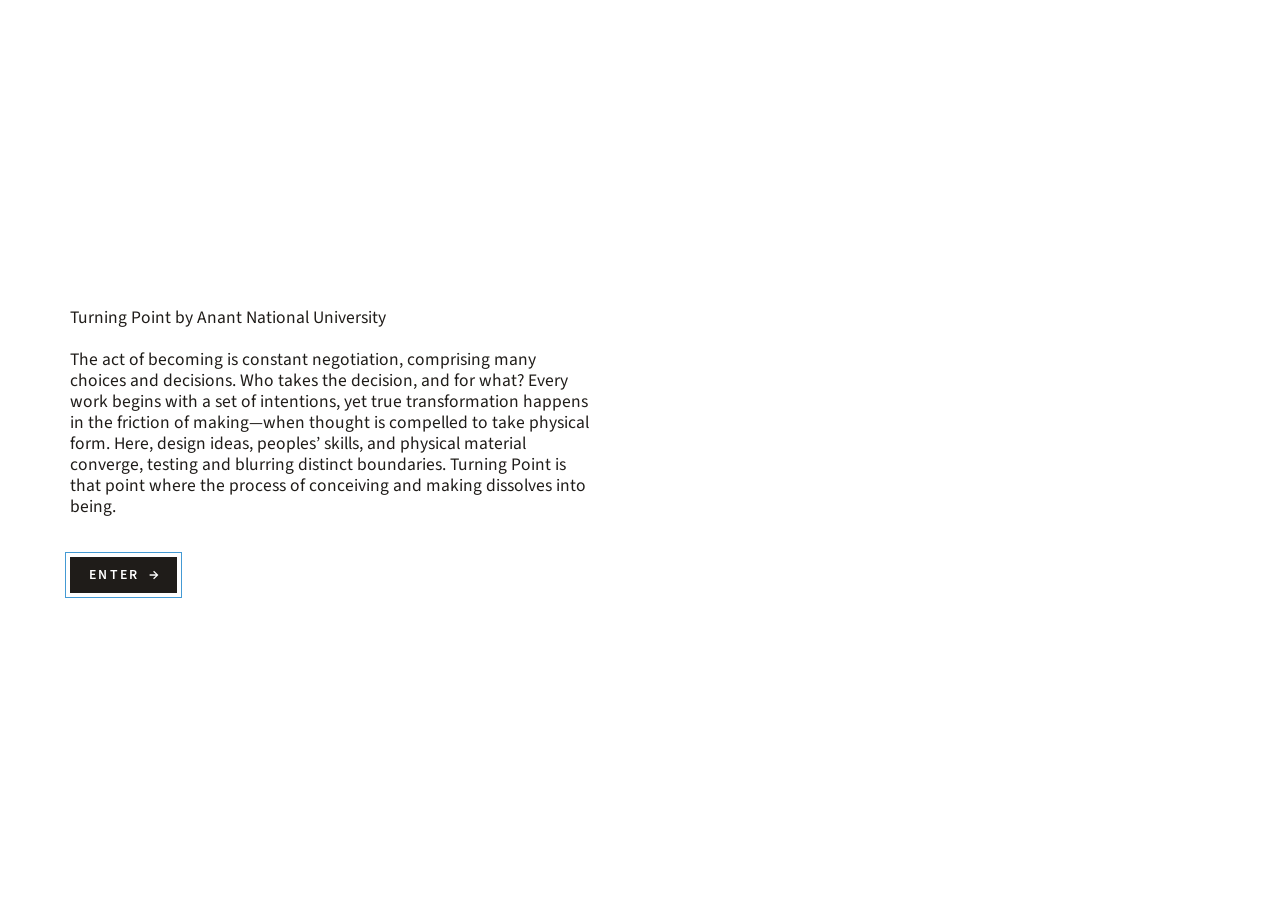
<file: index.html>
<!doctype html>
<html lang="en" data-theme="color">
<head>
  <meta charset="utf-8">
  <meta name="viewport" content="width=device-width, initial-scale=1, viewport-fit=cover">
  <title>Turning Point — Delhi Art Biennale 2026</title>
  <meta name="description" content="Turning Point is an installation project by Anant University for the Delhi Art Biennale 2026: four spiralling steel columns, perforated with patterns of emergent life-processes.">
  <meta name="theme-color" content="#ffffff">
  <meta property="og:title" content="Turning Point">
  <meta property="og:description" content="An installation by Anant University for the Delhi Art Biennale 2026.">
  <meta property="og:image" content="https://turningpoint.anu.edu.in/assets/img/process/render-01.jpg">
  <meta property="og:url" content="https://turningpoint.anu.edu.in/">
  <link rel="icon" href="assets/img/favicon.svg" type="image/svg+xml">

  <link rel="preconnect" href="https://fonts.googleapis.com">
  <link rel="preconnect" href="https://fonts.gstatic.com" crossorigin>
  <link href="https://fonts.googleapis.com/css2?family=Cormorant+Garamond:ital,wght@1,400;1,500&family=Source+Sans+3:wght@300;400;600&display=swap" rel="stylesheet">
  <link rel="preload" href="assets/fonts/tp-display-bold-italic.woff2" as="font" type="font/woff2" crossorigin>
  <link rel="preload" href="assets/fonts/tp-text.woff2" as="font" type="font/woff2" crossorigin>
  <!-- ?v=… makes browsers fetch a fresh copy; .htaccess should make it unnecessary, but if the server ever
       caches CSS/JS for days again, change the number after an update -->
  <link rel="stylesheet" href="css/style.css?v=20261125h">
  <!-- the layout from admin/layout.html ("Save to site"); delete the file to go back to style.css alone -->
  <link rel="stylesheet" href="css/layout.css?v=20261125d">
  <link rel="preload" href="assets/img/texture-blue.jpg" as="image">
  <script>if (/[?&]grid\b/.test(location.search)) document.documentElement.classList.add("show-grid");</script>

  <script>
    document.documentElement.classList.add("js");
    // ?theme=color shows the coloured version, ?theme=mono the black-and-white one
    (function () { var t = new URLSearchParams(location.search).get("theme");
      if (t === "color" || t === "mono") document.documentElement.dataset.theme = t; })();
  </script>
</head>
<body>
  <!-- faint pattern that grows under a resting cursor / a tap (js/main.js §6) -->
  <canvas id="idle" aria-hidden="true"></canvas>

  <div class="frame" id="frame">
    <!-- The finer, still pattern behind the strips (a pre-rendered tile) -->
    <div class="bgpat" id="bgpat" aria-hidden="true"><div class="bgpat__tile"></div></div>

    <!-- One canvas draws the perforated steel strips (moved between hosts by main.js) -->
    <canvas id="pattern" aria-hidden="true"></canvas>

    <!-- Where the pattern sits on the home view; the sliver is the right-edge strip -->
    <div class="stage" id="stage" aria-hidden="true"></div>
    <div class="sliver" id="sliver" aria-hidden="true"></div>
    <div class="mark" id="mark" aria-hidden="true"></div>
    <div class="org" id="org"><img src="assets/img/anu-logo.png" alt="Anant National University" width="560" height="224"></div>
    <div class="biennale" id="biennale"><img src="assets/img/india-biennale-logo.png?v=3" alt="The India Biennale '26 — Art, Architecture, Design. Government of India, Ministry of Culture" width="1459" height="1005"></div>

    <!-- Right column: meta, title, menu. Slides away when a section is open. -->
    <aside class="side" id="side">
      <p class="meta" id="meta"></p>
      <h1 class="title" id="title">
        <a href="#" id="homeLink" aria-label="Turning Point — home">Turning Point</a>
      </h1>
      <nav class="nav" id="nav" aria-label="Sections">
        <div class="nav__list" id="navList"></div>
      </nav>
    </aside>

    <section class="intro" id="intro" aria-label="About the project"></section>

    <main class="panel" id="panel" tabindex="-1" aria-live="polite"></main>

    <p class="skip-hint" id="skipHint">click to skip</p>
  </div>

  <!-- Desktop: hovering the right edge brings the menu back while a section is open -->
  <button class="side-hot" id="sideHot" type="button" aria-label="Show menu"></button>

  <!-- a slight ink bleed for the larger type (black-and-white theme) -->
  <svg width="0" height="0" style="position:absolute" aria-hidden="true" focusable="false">
    <filter id="ink" x="-5%" y="-20%" width="110%" height="140%">
      <feTurbulence type="fractalNoise" baseFrequency=".9" numOctaves="2" seed="3" result="n"/>
      <feDisplacementMap in="SourceGraphic" in2="n" scale="1.6" xChannelSelector="R" yChannelSelector="G" result="d"/>
      <feGaussianBlur in="d" stdDeviation=".35" result="b"/>
      <feMerge><feMergeNode in="b"/><feMergeNode in="d"/></feMerge>
    </filter>
  </svg>

  <noscript>
    <style>.stage{background:url(assets/img/texture-blue.jpg) center/cover}</style>
  </noscript>

  <script src="js/content.js?v=20261126a"></script>
  <script src="js/rd.js?v=20261125f"></script>
  <script src="js/tiles.js?v=20261125d"></script>
  <script src="js/main.js?v=20261127a"></script>
</body>
</html>
</file>
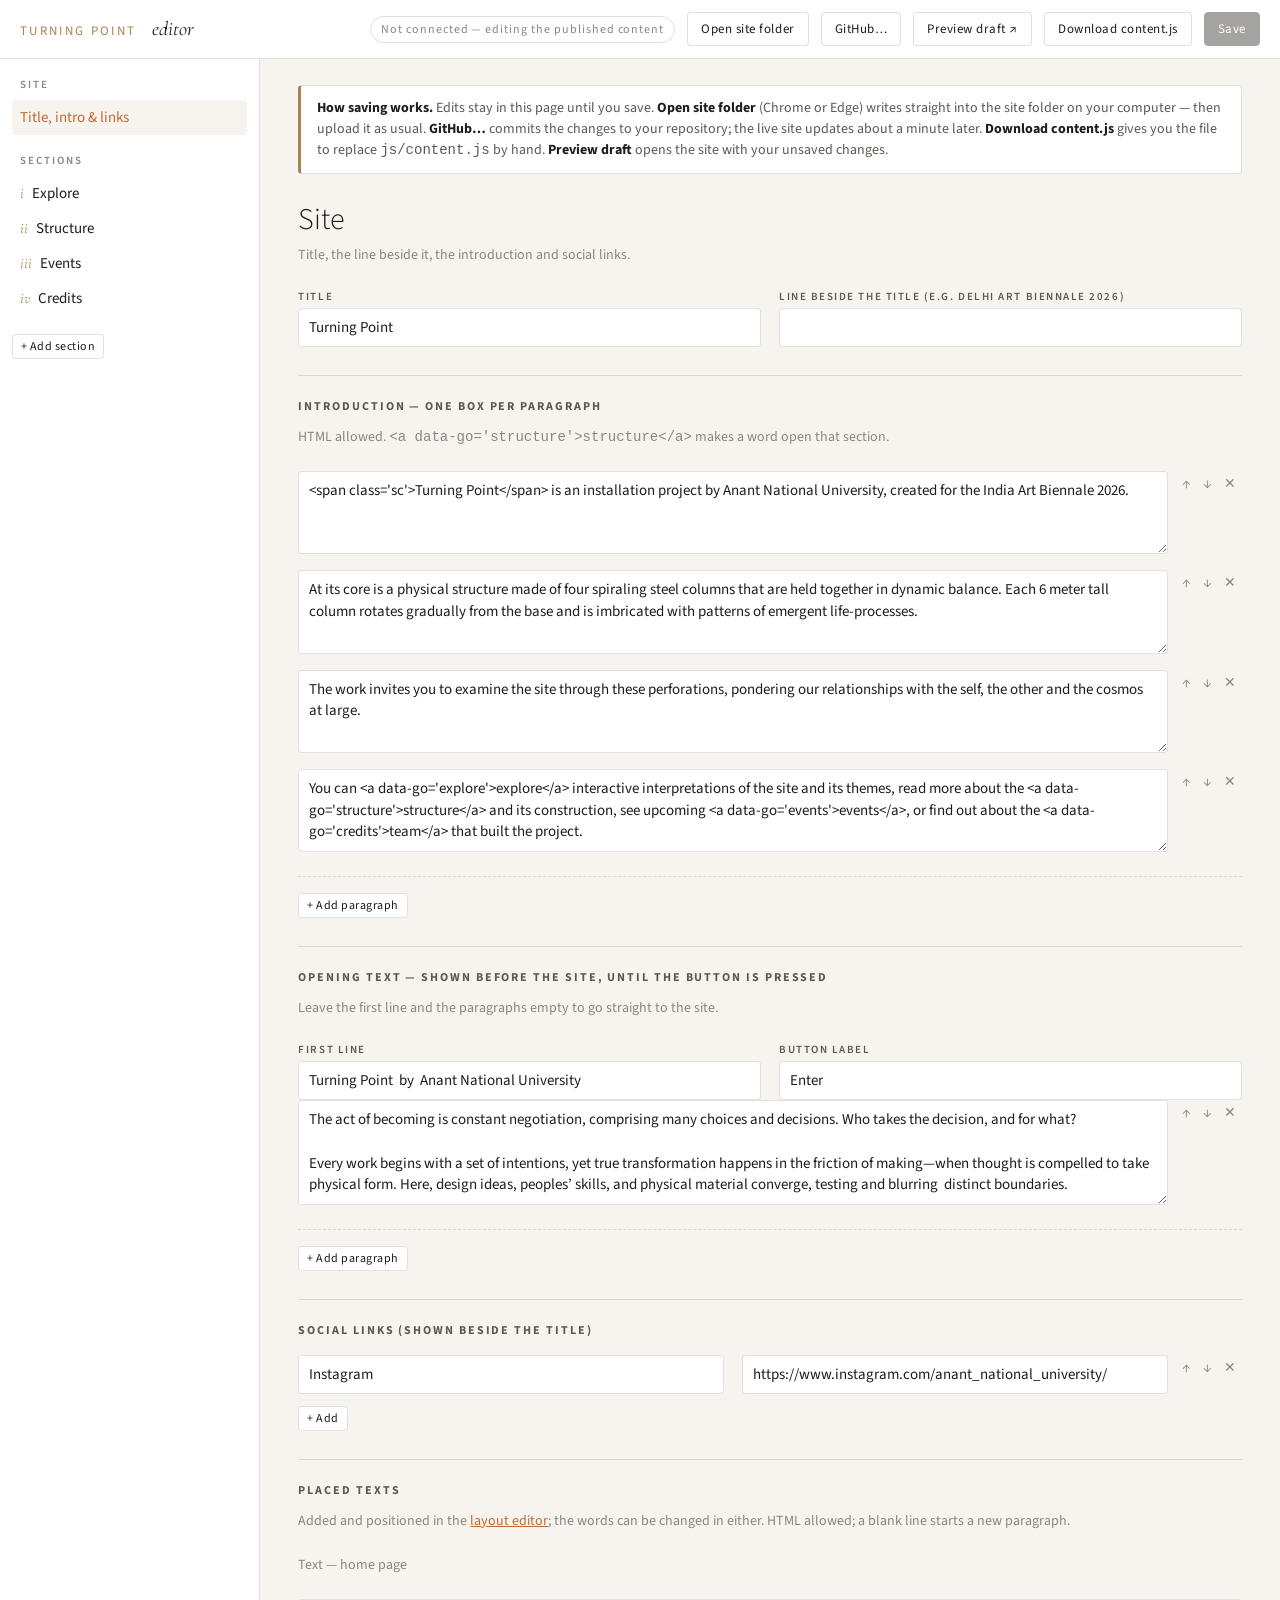
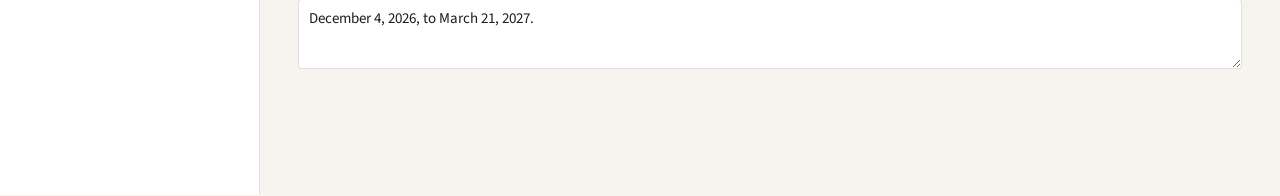
<file: admin/index.html>
<!doctype html>
<html lang="en">
<head>
  <meta charset="utf-8">
  <meta name="viewport" content="width=device-width, initial-scale=1">
  <meta name="robots" content="noindex, nofollow">
  <title>Turning Point — Editor</title>
  <link rel="icon" href="../assets/img/favicon.svg" type="image/svg+xml">
  <link rel="preconnect" href="https://fonts.googleapis.com">
  <link rel="preconnect" href="https://fonts.gstatic.com" crossorigin>
  <link href="https://fonts.googleapis.com/css2?family=Cormorant+Garamond:ital,wght@1,400&family=Source+Sans+3:wght@300;400;600&display=swap" rel="stylesheet">
<style>
  :root {
    --ink: #1f1c19; --grey: #5d5853; --soft: #8d857d; --dim: #d9d0c6; --bg: #f7f4f0;
    --gold: #a9844f; --rust: #bf6a33; --line: rgba(31,28,25,.13); --ok: #4f7a4a; --bad: #b2392b;
    --sans: "Source Sans 3", Calibri, "Segoe UI", system-ui, sans-serif;
    --serif: "Cormorant Garamond", Georgia, serif;
  }
  * { box-sizing: border-box; }
  html, body { margin: 0; height: 100%; }
  body { font-family: var(--sans); font-size: 15px; color: var(--ink); background: var(--bg); -webkit-font-smoothing: antialiased; }
  button, input, select, textarea { font: inherit; color: inherit; }
  a { color: var(--rust); }

  /* layout */
  .top {
    position: sticky; top: 0; z-index: 10;
    display: flex; align-items: center; gap: 12px; flex-wrap: wrap;
    padding: 12px 20px; background: #fff; border-bottom: 1px solid var(--line);
  }
  .brand { font-size: 13px; letter-spacing: .18em; text-transform: uppercase; color: var(--gold); margin-right: auto; }
  .brand em { font-family: var(--serif); font-size: 20px; letter-spacing: 0; text-transform: none; color: var(--ink); margin-left: .5em; }
  .status { font-size: 12px; letter-spacing: .08em; color: var(--soft); padding: 4px 10px; border: 1px solid var(--line); border-radius: 99px; white-space: nowrap; }
  .status.on { color: var(--ok); border-color: rgba(79,122,74,.4); }
  .status.dirty::after { content: " · unsaved changes"; color: var(--rust); }
  .wrap { display: grid; grid-template-columns: 260px minmax(0, 1fr); min-height: calc(100% - 60px); }
  .nav { border-right: 1px solid var(--line); padding: 18px 12px; background: #fff; }
  .main { padding: 26px clamp(16px, 3vw, 48px) 120px; max-width: 1100px; }

  /* buttons */
  .btn { border: 1px solid var(--line); background: #fff; padding: 7px 13px; border-radius: 4px; cursor: pointer; font-size: 13px; letter-spacing: .04em; white-space: nowrap; }
  .btn:hover { border-color: var(--rust); color: var(--rust); }
  .btn.primary { background: var(--ink); color: #fff; border-color: var(--ink); }
  .btn.primary:hover { background: var(--rust); border-color: var(--rust); color: #fff; }
  .btn.small { padding: 3px 8px; font-size: 12px; }
  .btn.danger:hover { border-color: var(--bad); color: var(--bad); }
  .btn:disabled { opacity: .4; cursor: default; }
  .icon { border: 0; background: none; cursor: pointer; padding: 3px 6px; color: var(--soft); font-size: 14px; border-radius: 3px; }
  .icon:hover { color: var(--rust); background: var(--bg); }

  /* left nav */
  .nav h4 { margin: 0 8px 8px; font-size: 11px; letter-spacing: .18em; text-transform: uppercase; color: var(--soft); font-weight: 600; }
  .nav ul { list-style: none; margin: 0 0 18px; padding: 0; }
  .nav li { display: flex; align-items: center; border-radius: 4px; }
  .nav li > button.go { flex: 1; text-align: left; border: 0; background: none; padding: 7px 8px; cursor: pointer; border-radius: 4px; }
  .nav li.on > button.go { background: var(--bg); color: var(--rust); }
  .nav li > button.go:hover { color: var(--rust); }
  .nav .ctl { display: none; }
  .nav li:hover .ctl { display: flex; }
  .nav .num { font-family: var(--serif); font-style: italic; color: var(--gold); margin-right: .5em; }

  /* forms */
  h2 { font-weight: 300; font-size: 30px; margin: 0 0 4px; }
  h2 .num { font-family: var(--serif); font-style: italic; color: var(--gold); margin-right: .3em; }
  .sub { color: var(--soft); margin: 0 0 24px; font-size: 14px; }
  .grid { display: grid; grid-template-columns: repeat(2, minmax(0, 1fr)); gap: 12px 18px; }
  .field { display: flex; flex-direction: column; gap: 4px; min-width: 0; }
  .field.full { grid-column: 1 / -1; }
  .field > label { font-size: 11px; letter-spacing: .14em; text-transform: uppercase; color: var(--grey); font-weight: 600; }
  .field .hint { font-size: 12px; color: var(--soft); }
  input[type=text], input[type=url], input[type=date], input[type=time], select, textarea {
    width: 100%; padding: 8px 10px; border: 1px solid var(--line); border-radius: 4px; background: #fff;
  }
  input:focus, select:focus, textarea:focus { outline: none; border-color: var(--rust); box-shadow: 0 0 0 3px rgba(191,106,51,.12); }
  textarea { min-height: 70px; resize: vertical; line-height: 1.45; }
  textarea.code { font-family: ui-monospace, Menlo, Consolas, monospace; font-size: 13px; min-height: 110px; }
  .check { display: flex; align-items: center; gap: 8px; font-size: 14px; padding-top: 18px; }

  .card {
    background: #fff; border: 1px solid var(--line); border-radius: 6px; margin: 0 0 12px;
  }
  .card > header {
    display: flex; align-items: center; gap: 10px; padding: 9px 12px; cursor: pointer; user-select: none;
  }
  .card > header .badge { font-size: 10px; letter-spacing: .16em; text-transform: uppercase; color: #fff; background: var(--gold); padding: 2px 7px; border-radius: 3px; }
  .card > header .t { flex: 1; color: var(--grey); white-space: nowrap; overflow: hidden; text-overflow: ellipsis; }
  .card > .body { padding: 6px 14px 16px; border-top: 1px solid var(--line); }
  .card.closed > .body { display: none; }
  .card .chev { color: var(--soft); transition: transform .2s; }
  .card.closed .chev { transform: rotate(-90deg); }

  .row { display: flex; gap: 8px; align-items: flex-start; margin: 0 0 8px; }
  .row > :first-child { flex: 1; }
  .list { display: flex; flex-direction: column; gap: 8px; }
  .media { display: flex; gap: 10px; align-items: center; }
  .media input { flex: 1; }
  .thumb { width: 64px; height: 64px; flex: none; border-radius: 3px; background: var(--bg) center/cover no-repeat; border: 1px solid var(--line); overflow: hidden; }
  .thumb video, .thumb img { width: 100%; height: 100%; object-fit: cover; display: block; }
  .addbar { display: flex; gap: 8px; align-items: center; margin-top: 16px; padding-top: 16px; border-top: 1px dashed var(--line); }
  .addbar select { width: auto; }
  hr { border: 0; border-top: 1px solid var(--line); margin: 28px 0 22px; }
  h3 { font-size: 12px; letter-spacing: .16em; text-transform: uppercase; color: var(--grey); margin: 0 0 12px; }

  /* dialog */
  dialog { border: 1px solid var(--line); border-radius: 8px; padding: 22px 24px; width: min(520px, 92vw); }
  dialog::backdrop { background: rgba(31,28,25,.35); }
  dialog h3 { margin-bottom: 14px; }
  dialog .grid { grid-template-columns: 1fr; }
  dialog footer { display: flex; justify-content: flex-end; gap: 8px; margin-top: 18px; }

  .toast {
    position: fixed; left: 50%; bottom: 24px; transform: translate(-50%, 20px); opacity: 0;
    background: var(--ink); color: #fff; padding: 10px 16px; border-radius: 6px; font-size: 14px;
    transition: opacity .3s, transform .3s; z-index: 50; max-width: 90vw;
  }
  .toast.show { opacity: 1; transform: translate(-50%, 0); }
  .toast.err { background: var(--bad); }
  .combine { display: flex; align-items: center; gap: 10px; margin: 0 0 12px; padding: 8px 12px; border: 1px dashed var(--line); border-radius: 6px; font-size: 13px; color: var(--soft); }
  .combine.on { border-color: var(--rust); color: var(--ink); background: #fff; }
  .card.picked { border-color: var(--rust); box-shadow: 0 0 0 2px rgba(191,106,51,.15); }
  .pick { width: 16px; height: 16px; accent-color: var(--rust); cursor: pointer; }
  .row.slide { padding: 10px; border: 1px solid var(--line); border-radius: 4px; background: var(--bg); }
  .intro-note { background: #fff; border: 1px solid var(--line); border-left: 3px solid var(--gold); padding: 12px 16px; border-radius: 4px; margin-bottom: 24px; color: var(--grey); font-size: 14px; line-height: 1.5; }
  .intro-note b { color: var(--ink); }

  @media (max-width: 760px) {
    .wrap { grid-template-columns: 1fr; }
    .nav { border-right: 0; border-bottom: 1px solid var(--line); }
    .grid { grid-template-columns: 1fr; }
  }
</style>
</head>
<body>
  <div class="top">
    <div class="brand">Turning Point <em>editor</em></div>
    <span class="status" id="status">Not connected — editing the published content</span>
    <button class="btn" id="openFolder" title="Chrome / Edge: read and write the site folder on this computer">Open site folder</button>
    <button class="btn" id="openGithub">GitHub…</button>
    <button class="btn" id="preview" title="Open the site with your unsaved changes">Preview draft ↗</button>
    <button class="btn" id="download" title="Download js/content.js to replace by hand">Download content.js</button>
    <button class="btn primary" id="save" disabled>Save</button>
  </div>

  <div class="wrap">
    <aside class="nav" id="nav"></aside>
    <main class="main" id="main"></main>
  </div>

  <dialog id="ghDialog">
    <form method="dialog">
      <h3>Save to GitHub</h3>
      <div class="grid">
        <div class="field"><label>Repository (owner/name)</label><input type="text" id="ghRepo" placeholder="your-name/turning-point"></div>
        <div class="field"><label>Branch</label><input type="text" id="ghBranch" value="main"></div>
        <div class="field"><label>Folder inside the repository</label><input type="text" id="ghBase" placeholder="(leave empty if the site is at the top level)"></div>
        <div class="field"><label>Personal access token</label><input type="text" id="ghToken" placeholder="github_pat_…" autocomplete="off">
          <span class="hint">A fine-grained token with <b>Contents: read and write</b> on this one repository. Create it at github.com → Settings → Developer settings.</span></div>
        <label class="check"><input type="checkbox" id="ghRemember"> Remember on this browser</label>
      </div>
      <footer>
        <button class="btn" value="cancel">Cancel</button>
        <button class="btn primary" id="ghConnect" value="ok">Connect</button>
      </footer>
    </form>
  </dialog>

  <div class="toast" id="toast"></div>

  <script src="../js/content.js"></script>
<script>
(function () {
  "use strict";

  /* ======================================================================
     Data + helpers
     ====================================================================== */
  let data = JSON.parse(JSON.stringify(window.SITE || { title: "", meta: "", intro: [], socials: [], sections: [] }));
  let dirty = false;
  let view = { kind: "site", index: 0 };
  const open = new Set();                 // which item cards are expanded
  const selected = new Set();             // images ticked for "combine into carousel"
  const blobs = {};                       // freshly uploaded files → object URLs for previews

  const $ = s => document.querySelector(s);
  const h = (tag, attrs = {}, ...kids) => {
    const el = document.createElement(tag);
    for (const [k, v] of Object.entries(attrs || {})) {
      if (v == null || v === false) continue;
      if (k.startsWith("on")) el.addEventListener(k.slice(2), v);
      else if (k === "class") el.className = v;
      else if (k === "html") el.innerHTML = v;
      else if (k === "value") el.value = v;
      else if (k in el && typeof v !== "string") el[k] = v;
      else el.setAttribute(k, v === true ? "" : v);
    }
    kids.flat().forEach(c => c != null && el.append(c.nodeType ? c : document.createTextNode(c)));
    return el;
  };
  const toast = (msg, err) => {
    const t = $("#toast"); t.textContent = msg; t.classList.toggle("err", !!err); t.classList.add("show");
    clearTimeout(t._t); t._t = setTimeout(() => t.classList.remove("show"), err ? 6000 : 2600);
  };
  const setDirty = (v = true) => { dirty = v; renderStatus(); };
  const move = (arr, i, d) => { const j = i + d; if (j < 0 || j >= arr.length) return; [arr[i], arr[j]] = [arr[j], arr[i]]; };
  const strip = s => String(s || "").replace(/<[^>]+>/g, "").trim();
  const resolve = p => !p ? "" : blobs[p] || (/^(https?:|data:|blob:)/.test(p) ? p : "../" + p);

  window.addEventListener("beforeunload", e => { if (dirty) { e.preventDefault(); e.returnValue = ""; } });

  /* ======================================================================
     Field schema
     ====================================================================== */
  const TYPES = {
    text:    { label: "Text", fields: [["span", "span"], ["title", "text", "Heading"], ["body", "html", "Body (HTML: <p>, <em>, <a href>)"]] },
    image:   { label: "Image", fields: [["span", "span"], ["src", "media:image", "Image"], ["alt", "text", "Alt text (for screen readers)"], ["caption", "html1", "Caption"], ["ratio", "text", "Aspect ratio (w/h, e.g. 4/3) — set automatically on upload"]] },
    carousel:{ label: "Carousel", fields: [["span", "span"], ["ratio", "text", "Aspect ratio of the frame (w/h) — set from the first image"], ["slides", "slides"]] },
    video:   { label: "Video", fields: [["span", "span"], ["src", "media:video", "Video file (.mp4)"], ["poster", "media:image", "Poster image"], ["caption", "html1", "Caption"], ["ratio", "text", "Aspect ratio (w/h)"], ["autoplay", "bool", "Play silently on a loop (no controls)"]] },
    embed:   { label: "Embed", fields: [["span", "span"], ["src", "url", "Embed URL (YouTube: https://www.youtube.com/embed/ID)"], ["caption", "html1", "Caption"], ["ratio", "text", "Aspect ratio (w/h)"]] },
    project: { label: "Exploration", fields: [["index", "text", "Number"], ["title", "text", "Title"], ["text", "html1", "Description"], ["href", "text", "Page (e.g. explorations/flux/index.html) — empty = forthcoming"], ["thumb", "media:image", "Thumbnail (portrait, 3:5)"], ["status", "text", "Status label (e.g. In progress)"], ["newTab", "bool", "Open in a new tab"]] },
    event:   { label: "Event", fields: [["span", "span"], ["date", "date", "Date"], ["time", "time", "Time"], ["title", "text", "Title"], ["place", "text", "Place"], ["text", "html1", "Description"], ["link", "url", "Link"], ["linkLabel", "text", "Link label (e.g. Register)"]] },
    credits: { label: "Credits", fields: [["span", "span"], ["groups", "groups"]] },
    links:   { label: "Links", fields: [["span", "span"], ["title", "text", "Heading"], ["links", "pairs:label:url"]] }
  };
  const BLANK = {
    text: { type: "text", span: 2, title: "", body: "<p></p>" },
    image: { type: "image", span: 2, src: "", alt: "", caption: "", ratio: "4/3" },
    carousel: { type: "carousel", span: 3, ratio: "1800/1273", slides: [] },
    video: { type: "video", span: 2, src: "", poster: "", caption: "", ratio: "16/9" },
    embed: { type: "embed", span: 2, src: "", caption: "", ratio: "16/9" },
    project: { type: "project", index: "", title: "", text: "", href: "", thumb: "", status: "" },
    event: { type: "event", span: 4, date: new Date().toISOString().slice(0, 10), time: "", title: "", place: "", text: "", link: "", linkLabel: "" },
    credits: { type: "credits", span: 3, groups: [{ role: "", names: [] }] },
    links: { type: "links", span: 1, title: "", links: [{ label: "", url: "" }] }
  };
  const summary = it => it.type === "carousel" ? `${(it.slides || []).length} images — ${strip((it.slides || [])[0]?.caption) || ""}` : strip(it.title) || strip(it.caption) || strip(it.alt) || (it.src || "").split("/").pop() || strip(it.text) || (it.groups ? it.groups.map(g => g.role).join(", ") : "") || "(empty)";

  /* ======================================================================
     Field widgets
     ====================================================================== */
  function fieldEl(obj, key, kind, label, onChange) {
    const set = v => { obj[key] = v; setDirty(); onChange && onChange(); };
    const wrap = (cls, ...kids) => h("div", { class: "field " + (cls || "") }, label ? h("label", {}, label) : null, ...kids);

    if (kind === "span") {
      return wrap("", h("select", { onchange: e => set(+e.target.value) },
        [1, 2, 3, 4].map(n => h("option", { value: n, selected: (obj.span || 1) === n }, n === 4 ? "4 — full width" : `${n} column${n > 1 ? "s" : ""}`))));
    }
    if (kind === "layout") {
      return wrap("", h("select", { onchange: e => set(e.target.value || undefined) },
        h("option", { value: "", selected: !obj.layout }, "Vertical — scroll down"),
        h("option", { value: "horizontal", selected: obj.layout === "horizontal" }, "Horizontal — scroll sideways, full height"),
        h("option", { value: "feature", selected: obj.layout === "feature" }, "Feature — one big image carousel beside a column of text")));
    }
    if (kind === "bool") {
      return h("label", { class: "check" }, h("input", { type: "checkbox", checked: !!obj[key], onchange: e => set(e.target.checked) }), label);
    }
    if (kind === "html") {
      return wrap("full", h("textarea", { class: "code", value: obj[key] || "", oninput: e => set(e.target.value) }));
    }
    if (kind === "html1") {
      return wrap("full", h("textarea", { value: obj[key] || "", rows: 2, oninput: e => set(e.target.value) }));
    }
    if (kind === "date" || kind === "time" || kind === "url" || kind === "text") {
      return wrap("", h("input", { type: kind === "url" ? "url" : kind, value: obj[key] || "", oninput: e => set(e.target.value) }));
    }
    if (kind.startsWith("media")) {
      const accept = kind.endsWith("video") ? "video/*" : "image/*";
      const thumb = h("div", { class: "thumb" });
      const paint = () => {
        thumb.innerHTML = "";
        const src = resolve(obj[key]);
        if (!src) return;
        thumb.append(/\.(mp4|webm|mov)$/i.test(obj[key]) ? h("video", { src, muted: true }) : h("img", { src, alt: "" }));
      };
      const input = h("input", { type: "text", value: obj[key] || "", placeholder: "assets/…", oninput: e => { set(e.target.value); paint(); } });
      const file = h("input", { type: "file", accept, hidden: true, onchange: async e => {
        const f = e.target.files[0]; if (!f) return;
        const path = await uploadFile(f);
        if (!path) return;
        input.value = path; obj[key] = path; setDirty(); paint();
        if (key === "src" && "ratio" in obj) {
          const r = await mediaRatio(f); if (r) { obj.ratio = r; renderMain(); }
        }
      } });
      paint();
      return wrap("full", h("div", { class: "media" }, thumb, input,
        h("button", { class: "btn small", type: "button", onclick: () => backend ? file.click() : toast("Open the site folder or connect GitHub first, so the file has somewhere to go.", true) }, "Upload…"), file));
    }
    if (kind === "groups") {
      obj.groups = obj.groups || [];
      return h("div", { class: "field full" }, h("label", {}, "Groups — one name per line"),
        h("div", { class: "list" }, obj.groups.map((g, i) => h("div", { class: "row" },
          h("div", { class: "grid", style: "grid-template-columns: 1fr 1.4fr" },
            h("input", { type: "text", value: g.role || "", placeholder: "Role", oninput: e => { g.role = e.target.value; setDirty(); } }),
            h("textarea", { rows: Math.max(2, (g.names || []).length), value: (g.names || []).join("\n"), placeholder: "Names", oninput: e => { g.names = e.target.value.split("\n").map(s => s.trim()).filter(Boolean); setDirty(); } })),
          ctl(obj.groups, i)))),
        h("div", {}, h("button", { class: "btn small", type: "button", onclick: () => { obj.groups.push({ role: "", names: [] }); setDirty(); renderMain(); } }, "+ Add group")));
    }
    if (kind === "slides") {
      obj.slides = obj.slides || [];
      return h("div", { class: "field full" }, h("label", {}, "Slides"),
        h("div", { class: "list" }, obj.slides.map((sl, i) => h("div", { class: "row slide" },
          h("div", { class: "grid" },
            fieldEl(sl, "src", "media:image", `Image ${i + 1}`, () => {
              if (i === 0 && sl.src) mediaRatioFromPath(sl.src).then(r => { if (r) { obj.ratio = r; } });
            }),
            fieldEl(sl, "caption", "html1", "Caption"),
            fieldEl(sl, "alt", "text", "Alt text")),
          ctl(obj.slides, i)))),
        h("div", {}, h("button", { class: "btn small", type: "button", onclick: () => { obj.slides.push({ src: "", alt: "", caption: "" }); setDirty(); renderMain(); } }, "+ Add slide")));
    }
    if (kind.startsWith("pairs")) {
      const [, a, b] = kind.split(":");
      obj[key] = obj[key] || [];
      return h("div", { class: "field full" }, h("label", {}, label || key),
        h("div", { class: "list" }, obj[key].map((p, i) => h("div", { class: "row" },
          h("div", { class: "grid" },
            h("input", { type: "text", value: p[a] || "", placeholder: a, oninput: e => { p[a] = e.target.value; setDirty(); } }),
            h("input", { type: "text", value: p[b] || "", placeholder: b, oninput: e => { p[b] = e.target.value; setDirty(); } })),
          ctl(obj[key], i)))),
        h("div", {}, h("button", { class: "btn small", type: "button", onclick: () => { obj[key].push({ [a]: "", [b]: "" }); setDirty(); renderMain(); } }, "+ Add")));
    }
    return wrap("", h("input", { type: "text", value: obj[key] || "", oninput: e => set(e.target.value) }));
  }

  // ↑ ↓ ✕ controls for any list
  function ctl(arr, i, extra) {
    return h("div", { class: "ctl", style: "display:flex" },
      h("button", { class: "icon", type: "button", title: "Move up", onclick: e => { e.stopPropagation(); move(arr, i, -1); setDirty(); render(); } }, "↑"),
      h("button", { class: "icon", type: "button", title: "Move down", onclick: e => { e.stopPropagation(); move(arr, i, 1); setDirty(); render(); } }, "↓"),
      extra || null,
      h("button", { class: "icon", type: "button", title: "Delete", onclick: e => {
        e.stopPropagation();
        if (!confirm("Delete this?")) return;
        arr.splice(i, 1); setDirty(); render();
      } }, "✕"));
  }

  /* ======================================================================
     Views
     ====================================================================== */
  function renderNav() {
    const nav = $("#nav"); nav.innerHTML = "";
    nav.append(h("h4", {}, "Site"),
      h("ul", {}, h("li", { class: view.kind === "site" ? "on" : "" },
        h("button", { class: "go", onclick: () => { view = { kind: "site" }; render(); } }, "Title, intro & links"))));
    nav.append(h("h4", {}, "Sections"),
      h("ul", {}, data.sections.map((s, i) => h("li", { class: view.kind === "section" && view.index === i ? "on" : "" },
        h("button", { class: "go", onclick: () => { view = { kind: "section", index: i }; render(); } },
          h("span", { class: "num" }, ["i", "ii", "iii", "iv", "v", "vi", "vii", "viii"][i] || i + 1), s.label || s.id || "(untitled)"),
        h("span", { class: "ctl" }, ctl(data.sections, i))))),
      h("button", { class: "btn small", onclick: () => {
        const id = prompt("Short id for the new section (letters only, used in the link, e.g. press):");
        if (!id) return;
        const clean = id.toLowerCase().replace(/[^a-z0-9-]/g, "");
        if (!clean || data.sections.some(s => s.id === clean)) return toast("That id is empty or already used.", true);
        data.sections.push({ id: clean, label: id, heading: id, lede: "", items: [] });
        view = { kind: "section", index: data.sections.length - 1 }; setDirty(); render();
      } }, "+ Add section"));
  }

  function renderMain() {
    const main = $("#main"); main.innerHTML = "";
    if (view.kind === "site") return renderSite(main);
    const sec = data.sections[view.index];
    if (!sec) { view = { kind: "site" }; return renderSite(main); }
    renderSection(main, sec, view.index);
  }

  function renderSite(main) {
    if (!backend) main.append(h("div", { class: "intro-note", html:
      "<b>How saving works.</b> Edits stay in this page until you save. " +
      "<b>Open site folder</b> (Chrome or Edge) writes straight into the site folder on your computer — then upload it as usual. " +
      "<b>GitHub…</b> commits the changes to your repository; the live site updates about a minute later. " +
      "<b>Download content.js</b> gives you the file to replace <code>js/content.js</code> by hand. " +
      "<b>Preview draft</b> opens the site with your unsaved changes." }));
    main.append(h("h2", {}, "Site"), h("p", { class: "sub" }, "Title, the line beside it, the introduction and social links."));
    main.append(h("div", { class: "grid" },
      fieldEl(data, "title", "text", "Title"),
      fieldEl(data, "meta", "text", "Line beside the title (e.g. Delhi Art Biennale 2026)")));

    main.append(h("hr"), h("h3", {}, "Introduction — one box per paragraph"),
      h("p", { class: "sub", html: "HTML allowed. <code>&lt;a data-go='structure'&gt;structure&lt;/a&gt;</code> makes a word open that section." }));
    data.intro = data.intro || [];
    main.append(h("div", { class: "list" }, data.intro.map((p, i) => h("div", { class: "row" },
      h("textarea", { rows: 3, value: p, oninput: e => { data.intro[i] = e.target.value; setDirty(); } }), ctl(data.intro, i)))));
    main.append(h("div", { class: "addbar" }, h("button", { class: "btn small", onclick: () => { data.intro.push(""); setDirty(); renderMain(); } }, "+ Add paragraph")));

    main.append(h("hr"), h("h3", {}, "Opening text — shown before the site, until the button is pressed"),
      h("p", { class: "sub" }, "Leave the first line and the paragraphs empty to go straight to the site."));
    data.preface = data.preface || { lead: "", paragraphs: [], button: "Enter" };
    data.preface.paragraphs = data.preface.paragraphs || [];
    main.append(h("div", { class: "grid" },
      fieldEl(data.preface, "lead", "text", "First line"),
      fieldEl(data.preface, "button", "text", "Button label")));
    main.append(h("div", { class: "list" }, data.preface.paragraphs.map((p, i) => h("div", { class: "row" },
      h("textarea", { rows: 4, value: p, oninput: e => { data.preface.paragraphs[i] = e.target.value; setDirty(); } }), ctl(data.preface.paragraphs, i)))));
    main.append(h("div", { class: "addbar" }, h("button", { class: "btn small", onclick: () => { data.preface.paragraphs.push(""); setDirty(); renderMain(); } }, "+ Add paragraph")));

    main.append(h("hr"), h("h3", {}, "Social links (shown beside the title)"));
    data.socials = data.socials || [];
    main.append(fieldEl(data, "socials", "pairs:label:url", " "));

    // texts added and positioned in the layout editor (admin/layout.html)
    if ((data.texts || []).length) {
      main.append(h("hr"), h("h3", {}, "Placed texts"),
        h("p", { class: "sub", html: "Added and positioned in the <a href='layout.html'>layout editor</a>; the words can be changed in either. HTML allowed; a blank line starts a new paragraph." }));
      main.append(h("div", { class: "list" }, data.texts.map(t => h("div", {},
        h("p", { class: "sub" }, (t.label || "Text") + " — " + (t.page === "home" || !t.page ? "home page" : "section " + t.page)),
        h("textarea", { rows: 2, value: t.text || "", oninput: e => { t.text = e.target.value; setDirty(); } })))));
    }
  }

  function renderSection(main, sec, si) {
    main.append(h("h2", {}, h("span", { class: "num" }, (["i", "ii", "iii", "iv", "v", "vi", "vii", "viii"][si] || si + 1) + "."), sec.heading || sec.label));
    main.append(h("p", { class: "sub" }, `Opens at …/index.html#${sec.id}`));
    main.append(h("div", { class: "grid" },
      fieldEl(sec, "label", "text", "Menu label", renderNav),
      fieldEl(sec, "id", "text", "Id (used in the link — letters, numbers, hyphens)", renderNav),
      fieldEl(sec, "heading", "text", "Heading"),
      fieldEl(sec, "lede", "text", "Short line beside the heading"),
      fieldEl(sec, "layout", "layout", "Layout (desktop)"),
      fieldEl(sec, "comingSoon", "bool", "Show only “Coming soon.” (the boxes below are kept for later)")));

    main.append(h("hr"), h("h3", {}, `Boxes (${sec.items.length})`));
    if (sec.items.some(i => i.type === "project")) main.append(h("p", { class: "sub" }, "Exploration boxes that follow each other are shown as one sideways-scrolling row of tall cards."));
    // tick images, then combine them into one carousel
    const picked = sec.items.filter(it => selected.has(it));
    if (sec.items.some(it => it.type === "image")) {
      main.append(h("div", { class: "combine" + (picked.length ? " on" : "") },
        h("span", {}, picked.length ? `${picked.length} image${picked.length > 1 ? "s" : ""} selected` : "Tick images (☐) to combine them into a carousel."),
        h("button", { class: "btn small", type: "button", disabled: picked.length < 2, onclick: () => {
          const idx = picked.map(it => sec.items.indexOf(it)).sort((a, b) => a - b);
          const first = sec.items[idx[0]];
          const cz = { type: "carousel", span: Math.max(...picked.map(it => it.span || 2)), ratio: first.ratio || "4/3",
                       slides: idx.map(k => ({ src: sec.items[k].src, alt: sec.items[k].alt || "", caption: sec.items[k].caption || "" })) };
          for (const k of idx.slice().reverse()) sec.items.splice(k, 1);
          sec.items.splice(idx[0], 0, cz);
          selected.clear(); open.add(cz); setDirty(); render();
          toast("Combined into a carousel — remember to Save.");
        } }, "Combine into carousel"),
        picked.length ? h("button", { class: "btn small", type: "button", onclick: () => { selected.clear(); renderMain(); } }, "Clear") : null));
    }

    sec.items.forEach((it, i) => {
      const key = sec.id + ":" + i;
      const T = TYPES[it.type] || { label: it.type, fields: [] };
      const card = h("div", { class: "card" + (open.has(it) ? "" : " closed") + (selected.has(it) ? " picked" : "") });
      const pick = it.type === "image" ? h("input", { type: "checkbox", class: "pick", title: "Select to combine into a carousel", checked: selected.has(it),
        onclick: e => e.stopPropagation(),
        onchange: e => { e.target.checked ? selected.add(it) : selected.delete(it); renderMain(); } }) : null;
      const split = it.type === "carousel" ? h("button", { class: "icon", type: "button", title: "Split back into separate images", onclick: e => {
        e.stopPropagation();
        const imgs = (it.slides || []).map(sl => ({ type: "image", span: 2, ratio: it.ratio, src: sl.src, alt: sl.alt || "", caption: sl.caption || "" }));
        sec.items.splice(i, 1, ...imgs); setDirty(); render();
      } }, "⇹") : null;
      const header = h("header", { onclick: () => { open.has(it) ? open.delete(it) : open.add(it); card.classList.toggle("closed"); } },
        pick, h("span", { class: "chev" }, "▾"), h("span", { class: "badge" }, T.label), h("span", { class: "t" }, summary(it)), split,
        ctl(sec.items, i, h("button", { class: "icon", type: "button", title: "Duplicate", onclick: e => {
          e.stopPropagation(); const copy = JSON.parse(JSON.stringify(it)); sec.items.splice(i + 1, 0, copy); open.add(copy); setDirty(); render();
        } }, "⧉")));
      const grid = h("div", { class: "grid" }, T.fields.map(([k, kind, label]) =>
        fieldEl(it, k, kind, label || k, () => { header.querySelector(".t").textContent = summary(it); })));
      card.append(header, h("div", { class: "body" }, grid));
      main.append(card);
    });

    const sel = h("select", {}, Object.entries(TYPES).map(([k, t]) => h("option", { value: k }, t.label)));
    main.append(h("div", { class: "addbar" }, sel,
      h("button", { class: "btn", onclick: () => {
        const it = JSON.parse(JSON.stringify(BLANK[sel.value]));
        sec.items.push(it); open.add(it); setDirty(); renderMain();
        window.scrollTo({ top: document.body.scrollHeight, behavior: "smooth" });
      } }, "+ Add box")));
  }

  function renderStatus() {
    const st = $("#status");
    st.textContent = backend ? backend.label : "Not connected — editing the published content";
    st.classList.toggle("on", !!backend);
    st.classList.toggle("dirty", dirty);
    $("#save").disabled = !backend || !dirty;
  }
  function render() { renderNav(); renderMain(); renderStatus(); }

  /* ======================================================================
     Serialising content.js
     ====================================================================== */
  const HEADER = `/* =====================================================================
   TURNING POINT — site content
   Edited with admin/index.html — or by hand: it is plain JavaScript.
   Box types: text, image, carousel, video, embed, project, event, credits, links
   (see README.md). Paths are relative to index.html.
   ===================================================================== */

`;
  const serialise = () => HEADER + "window.SITE = " + JSON.stringify(data, null, 2) + ";\n";
  function parseContent(text) {
    const w = {};
    new Function("window", text + "\n;")(w);   // the site's own content file
    if (!w.SITE || !Array.isArray(w.SITE.sections)) throw new Error("js/content.js does not define window.SITE");
    return w.SITE;
  }

  /* ======================================================================
     Backends: local folder (File System Access API) and GitHub
     ====================================================================== */
  let backend = null;
  let loadedText = null;   // content.js as this editor last read or wrote it

  async function getHandle(dir, path, create) {
    const parts = path.split("/").filter(Boolean);
    const name = parts.pop();
    for (const p of parts) dir = await dir.getDirectoryHandle(p, { create });
    return { dir, name };
  }

  const localBackend = root => ({
    label: `Folder: ${root.name}`,
    async read(path) {
      const { dir, name } = await getHandle(root, path, false);
      return (await (await dir.getFileHandle(name)).getFile()).text();
    },
    async exists(path) {
      try { const { dir, name } = await getHandle(root, path, false); await dir.getFileHandle(name); return true; } catch { return false; }
    },
    async write(path, content) {
      const { dir, name } = await getHandle(root, path, true);
      const fh = await dir.getFileHandle(name, { create: true });
      const w = await fh.createWritable(); await w.write(content); await w.close();
    }
  });

  const b64 = buf => {
    let s = ""; const bytes = new Uint8Array(buf);
    for (let i = 0; i < bytes.length; i += 0x8000) s += String.fromCharCode.apply(null, bytes.subarray(i, i + 0x8000));
    return btoa(s);
  };
  const githubBackend = ({ repo, branch, base, token }) => {
    const shas = {};
    const full = p => (base ? base.replace(/\/+$/, "") + "/" : "") + p;
    const api = (p, opt = {}) => fetch(`https://api.github.com/repos/${repo}/contents/${full(p).split("/").map(encodeURIComponent).join("/")}${opt.method ? "" : `?ref=${encodeURIComponent(branch)}`}`, {
      ...opt, headers: { Authorization: `Bearer ${token}`, Accept: "application/vnd.github+json", ...(opt.headers || {}) }
    });
    return {
      label: `GitHub: ${repo}@${branch}`,
      async read(path) {
        const r = await api(path);
        if (!r.ok) throw new Error(`GitHub ${r.status}: could not read ${full(path)}`);
        const j = await r.json(); shas[path] = j.sha;
        return new TextDecoder().decode(Uint8Array.from(atob(j.content.replace(/\n/g, "")), c => c.charCodeAt(0)));
      },
      async exists(path) { const r = await api(path); if (r.ok) { shas[path] = (await r.json()).sha; } return r.ok; },
      async write(path, content) {
        const body = typeof content === "string" ? b64(new TextEncoder().encode(content)) : b64(await content.arrayBuffer());
        if (!(path in shas)) await this.exists(path);
        const r = await api(path, { method: "PUT", body: JSON.stringify({ message: `Update ${path} from the editor`, content: body, branch, sha: shas[path] }) });
        if (!r.ok) throw new Error(`GitHub ${r.status}: ${(await r.json().catch(() => ({}))).message || "could not save"} (${full(path)})`);
        shas[path] = (await r.json()).content.sha;
      }
    };
  };

  async function connect(be) {
    try {
      const text = await be.read("js/content.js");
      if (dirty && !confirm("Load the content from there? Your unsaved edits here will be replaced.")) { backend = be; renderStatus(); return; }
      data = parseContent(text); loadedText = text;
      backend = be; dirty = false; open.clear();
      render();
      toast("Connected — " + be.label);
    } catch (e) {
      console.error(e);
      toast(e.message || String(e), true);
    }
  }

  $("#openFolder").addEventListener("click", async () => {
    if (!window.showDirectoryPicker) return toast("Your browser can't open folders — use Chrome or Edge, or GitHub / Download instead.", true);
    try {
      const dir = await window.showDirectoryPicker({ id: "turning-point-site", mode: "readwrite" });
      const be = localBackend(dir);
      if (!(await be.exists("js/content.js"))) return toast("Choose the site folder — the one that contains index.html and js/content.js.", true);
      await connect(be);
    } catch (e) { if (e.name !== "AbortError") toast(e.message, true); }
  });

  const gh = $("#ghDialog");
  $("#openGithub").addEventListener("click", () => {
    try {
      const saved = JSON.parse(localStorage.getItem("tp-github") || "{}");
      if (saved.repo) { $("#ghRepo").value = saved.repo; $("#ghBranch").value = saved.branch || "main"; $("#ghBase").value = saved.base || ""; $("#ghToken").value = saved.token || ""; $("#ghRemember").checked = true; }
    } catch {}
    gh.showModal();
  });
  gh.addEventListener("close", async () => {
    if (gh.returnValue !== "ok") return;
    const cfg = { repo: $("#ghRepo").value.trim().replace(/^https:\/\/github\.com\//, "").replace(/\/$/, ""), branch: $("#ghBranch").value.trim() || "main", base: $("#ghBase").value.trim(), token: $("#ghToken").value.trim() };
    if (!cfg.repo || !cfg.token) return toast("Repository and token are both needed.", true);
    try { if ($("#ghRemember").checked) localStorage.setItem("tp-github", JSON.stringify(cfg)); else localStorage.removeItem("tp-github"); } catch {}
    await connect(githubBackend(cfg));
  });

  async function save() {
    if (!backend) return toast("Open the site folder or connect GitHub first — or use Download.", true);
    const btn = $("#save"); btn.disabled = true; btn.textContent = "Saving…";
    try {
      // the layout editor writes content.js too: don't overwrite what it saved without asking
      let cur = null;
      try { cur = await backend.read("js/content.js"); } catch {}
      if (cur != null && loadedText != null && cur !== loadedText && cur !== serialise()) {
        if (!confirm("js/content.js has changed since this editor opened it — probably saved from the layout editor.\n\nOK: save anyway, replacing those changes with yours.\nCancel: don't save yet.")) {
          if (confirm("Load the newer content.js into this editor instead? Your unsaved edits here will be lost.")) {
            data = parseContent(cur); loadedText = cur; dirty = false; open.clear(); render(); toast("Loaded the newer content.js");
          }
          btn.textContent = "Save"; renderStatus(); return;
        }
      }
      await backend.write("js/content.js", serialise());
      loadedText = serialise();
      setDirty(false);
      toast(backend.label.startsWith("GitHub") ? "Saved to GitHub — the live site updates in about a minute." : "Saved to js/content.js");
    } catch (e) { console.error(e); toast(e.message || String(e), true); }
    btn.textContent = "Save"; renderStatus();
  }
  $("#save").addEventListener("click", save);
  document.addEventListener("keydown", e => { if ((e.ctrlKey || e.metaKey) && e.key === "s") { e.preventDefault(); save(); } });

  $("#download").addEventListener("click", () => {
    const a = h("a", { href: URL.createObjectURL(new Blob([serialise()], { type: "text/javascript" })), download: "content.js" });
    document.body.append(a); a.click(); a.remove();
    toast("Downloaded — replace js/content.js in the site folder with it.");
  });

  $("#preview").addEventListener("click", () => {
    try { localStorage.setItem("tp-draft", JSON.stringify(data)); }
    catch { return toast("This browser blocked the preview storage.", true); }
    window.open("../index.html?draft", "_blank");
  });

  /* uploads go to assets/uploads/<name> */
  async function uploadFile(file) {
    if (file.size > 25 * 1024 * 1024 && !confirm(`${file.name} is ${(file.size / 1048576).toFixed(0)} MB. Large files load slowly (and GitHub refuses files over 100 MB). Upload anyway?`)) return null;
    const dot = file.name.lastIndexOf(".");
    const stem = (dot > 0 ? file.name.slice(0, dot) : file.name).toLowerCase().replace(/[^a-z0-9]+/g, "-").replace(/^-|-$/g, "") || "file";
    const ext = dot > 0 ? file.name.slice(dot).toLowerCase() : "";
    let path = `assets/uploads/${stem}${ext}`, n = 2;
    while (await backend.exists(path)) path = `assets/uploads/${stem}-${n++}${ext}`;
    toast(`Uploading ${file.name}…`);
    try {
      await backend.write(path, file);
      blobs[path] = URL.createObjectURL(file);
      toast(`Uploaded to ${path} — remember to Save.`);
      return path;
    } catch (e) { console.error(e); toast(e.message || String(e), true); return null; }
  }

  function mediaRatioFromPath(path) {
    return new Promise(res => {
      const i = new Image();
      i.onload = () => res(i.naturalWidth && i.naturalHeight ? `${i.naturalWidth}/${i.naturalHeight}` : null);
      i.onerror = () => res(null); i.src = resolve(path);
    });
  }

  function mediaRatio(file) {
    return new Promise(res => {
      const url = URL.createObjectURL(file);
      const done = (w, h) => res(w && h ? `${w}/${h}` : null);
      if (file.type.startsWith("video")) {
        const v = document.createElement("video"); v.preload = "metadata";
        v.onloadedmetadata = () => done(v.videoWidth, v.videoHeight); v.onerror = () => done(); v.src = url;
      } else {
        const i = new Image(); i.onload = () => done(i.naturalWidth, i.naturalHeight); i.onerror = () => done(); i.src = url;
      }
    });
  }

  render();
})();
</script>
</body>
</html>
</file>
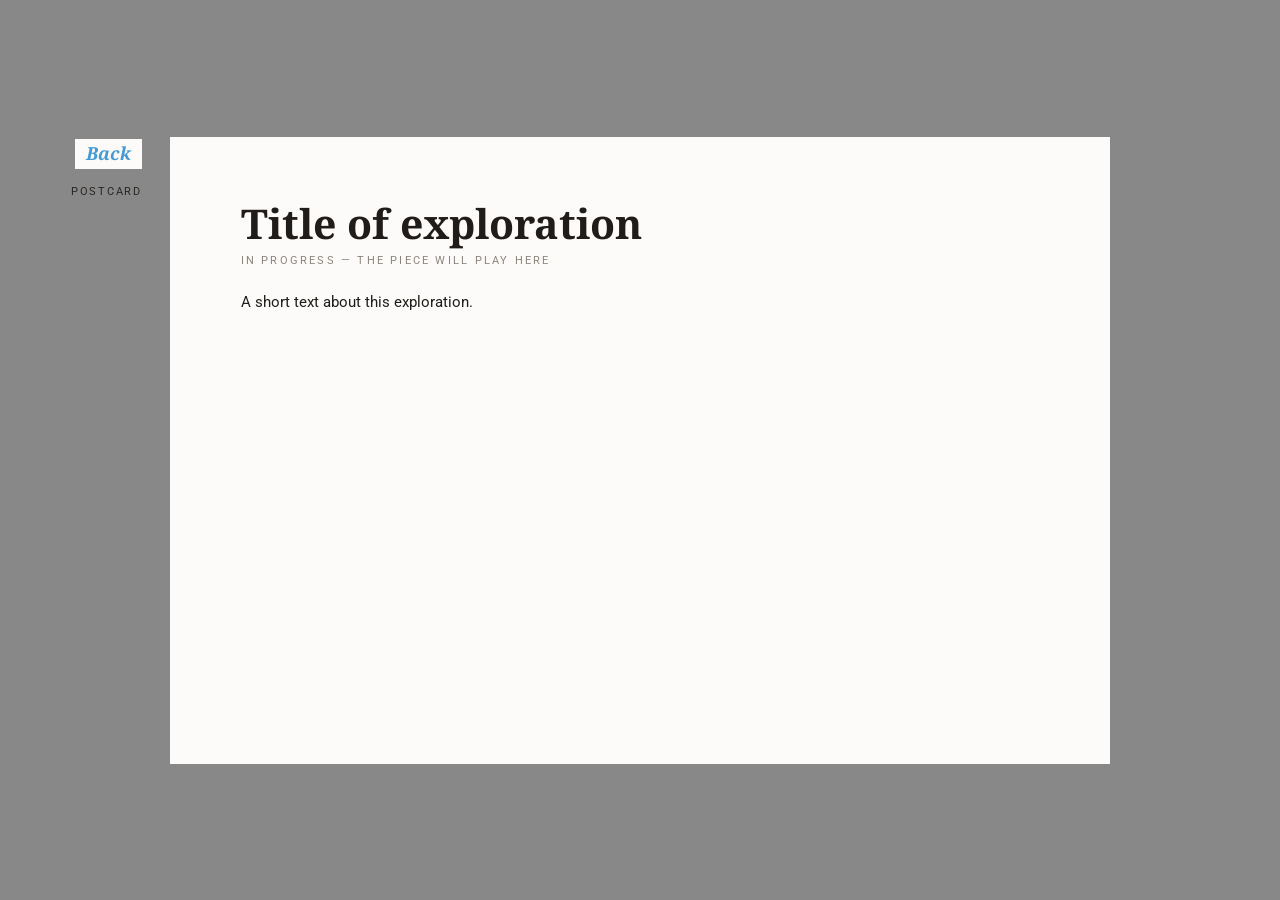
<file: explorations/_template/index.html>
<!doctype html>
<html lang="en">
<head>
  <meta charset="utf-8">
  <meta name="viewport" content="width=device-width, initial-scale=1, viewport-fit=cover">
  <title>Title of exploration — Turning Point</title>
  <link rel="icon" href="../../assets/img/favicon.svg" type="image/svg+xml">
  <link rel="stylesheet" href="../shared/explore.css?v=20261126b">
  <style>
    /* TEMPLATE for a new exploration: copy this folder. Every piece sits in one frame the shape of a postcard
       (#work, placed by explore.js), with Back and Postcard beside it (explorations/shared). */
    html, body { background: var(--surround); overflow: hidden; }
    #work { background: var(--paper); color: var(--ink); overflow: hidden; }
    .xread { position: absolute; inset: 0; overflow-y: auto; overscroll-behavior: contain; padding: clamp(26px, 7%, 84px) clamp(24px, 7.5%, 104px); }
    .xread h1 { margin: 0; font: 700 clamp(30px, 3.2vw, 56px)/1 var(--display); }
    .xread .status { margin: .9em 0 2.2em; font-size: var(--small); letter-spacing: .2em; text-transform: uppercase; color: var(--soft); }
    .xread .body { column-gap: clamp(28px, 4%, 64px); }
    .xread .body p { margin: 0 0 1em; font: 400 clamp(15px, .95vw + 2px, 19px)/1.55 var(--sans); break-inside: avoid-column; }
    #work.is-wide .xread .body { column-count: 2; }
  </style>
</head>
<body>
  <nav class="xrail" aria-label="Turning Point">
    <a class="xback" href="../../index.html#explore">Back</a>
    <button type="button" class="xcard" id="postcard" title="Download this page as a postcard (PDF)">Postcard</button>
  </nav>

  <!-- Your piece goes here, inside #work (the frame): a canvas, p5.js sketch, Three.js scene, video …
       Size it to #work: frame() below places #work on every resize. Then add a { type: "project", … }
       box for it in js/content.js. -->
  <main id="work">
    <article class="xread">
      <h1>Title of exploration</h1>
      <p class="status">In progress — the piece will play here</p>
      <div class="body"><p>A short text about this exploration.</p></div>
    </article>
  </main>

  <script src="../shared/explore.js?v=20261126a"></script>
  <script src="../../js/postcard.js?v=20261126a"></script>
  <script src="../shared/postcard.js?v=20261126b"></script>
  <script>
    const work = document.getElementById("work");
    function frame() {
      const m = TPX.upright() ? 56 : Math.round(innerHeight * 0.03);
      const r = TPX.fit({ top: m, bottom: m, side: innerWidth > 820 ? 170 : 8 });
      TPX.place(work, r); TPX.rail(r);
      work.classList.toggle("is-wide", !r.upright && r.w > 720);
    }
    frame(); addEventListener("resize", frame);
    // the postcard's front: here the title and words, typeset; for a piece, hand over a canvas of the frame instead
    // (draw it again at 1800 px on its long side and copy it straight after drawing — see perforation or flux)
    const paras = [...document.querySelectorAll(".xread .body p")].map(p => p.textContent);
    TPPostcard.attach(document.getElementById("postcard"),
      () => TPPostcard.textFront(document.querySelector(".xread h1").textContent, paras, 1800, 1200), "exploration");
  </script>
</body>
</html>
</file>
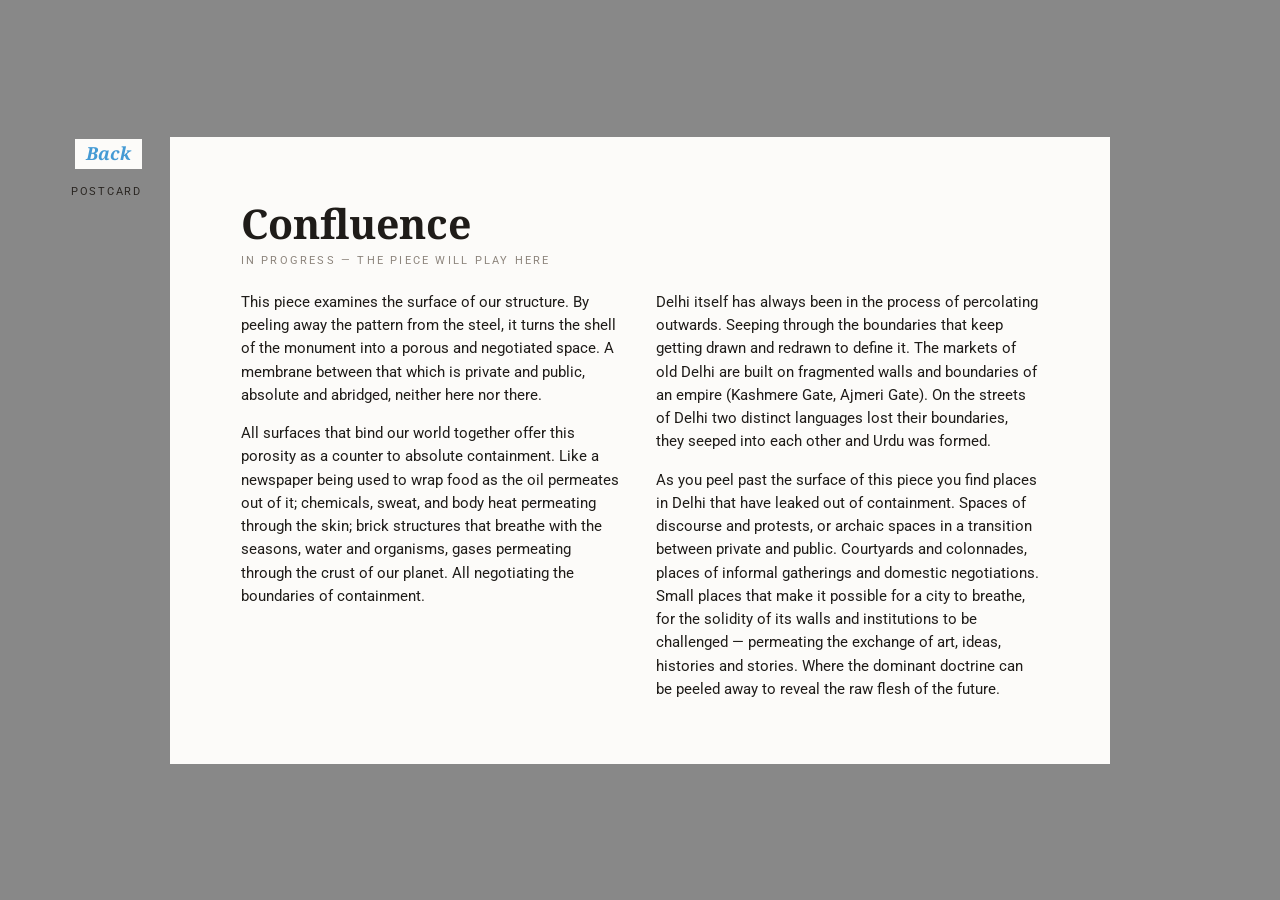
<file: explorations/confluence/index.html>
<!doctype html>
<html lang="en">
<head>
  <meta charset="utf-8">
  <meta name="viewport" content="width=device-width, initial-scale=1, viewport-fit=cover">
  <title>Confluence — Turning Point</title>
  <link rel="icon" href="../../assets/img/favicon.svg" type="image/svg+xml">
  <link rel="stylesheet" href="../shared/explore.css?v=20261126b">
  <style>
    /* Confluence is still being built: until it is, its frame (the postcard's shape, as every piece has) holds its text.
       The piece will play in #work; the text can then move to About. */
    html, body { background: var(--surround); overflow: hidden; }
    #work { background: var(--paper); color: var(--ink); overflow: hidden; }
    .xread { position: absolute; inset: 0; overflow-y: auto; overscroll-behavior: contain; padding: clamp(26px, 7%, 84px) clamp(24px, 7.5%, 104px); }
    .xread h1 { margin: 0; font: 700 clamp(30px, 3.2vw, 56px)/1 var(--display); }
    .xread .status { margin: .9em 0 2.2em; font-size: var(--small); letter-spacing: .2em; text-transform: uppercase; color: var(--soft); }
    .xread .body { column-gap: clamp(28px, 4%, 64px); }
    .xread .body p { margin: 0 0 1em; font: 400 clamp(15px, .95vw + 2px, 19px)/1.55 var(--sans); break-inside: avoid-column; }
    #work.is-wide .xread .body { column-count: 2; }
  </style>
</head>
<body>
  <nav class="xrail" aria-label="Turning Point">
    <a class="xback" href="../../index.html#explore">Back</a>
    <button type="button" class="xcard" id="postcard" title="Download this page as a postcard (PDF)">Postcard</button>
  </nav>

  <main id="work">
    <article class="xread">
      <h1>Confluence</h1>
      <p class="status">In progress — the piece will play here</p>
      <div class="body">
        <p>This piece examines the surface of our structure. By peeling away the pattern from the steel, it turns the shell of the monument into a porous and negotiated space. A membrane between that which is private and public, absolute and abridged, neither here nor there.</p>
        <p>All surfaces that bind our world together offer this porosity as a counter to absolute containment. Like a newspaper being used to wrap food as the oil permeates out of it; chemicals, sweat, and body heat permeating through the skin; brick structures that breathe with the seasons, water and organisms, gases permeating through the crust of our planet. All negotiating the boundaries of containment.</p>
        <p>Delhi itself has always been in the process of percolating outwards. Seeping through the boundaries that keep getting drawn and redrawn to define it. The markets of old Delhi are built on fragmented walls and boundaries of an empire (Kashmere Gate, Ajmeri Gate). On the streets of Delhi two distinct languages lost their boundaries, they seeped into each other and Urdu was formed.</p>
        <p>As you peel past the surface of this piece you find places in Delhi that have leaked out of containment. Spaces of discourse and protests, or archaic spaces in a transition between private and public. Courtyards and colonnades, places of informal gatherings and domestic negotiations. Small places that make it possible for a city to breathe, for the solidity of its walls and institutions to be challenged — permeating the exchange of art, ideas, histories and stories. Where the dominant doctrine can be peeled away to reveal the raw flesh of the future.</p>
      </div>
    </article>
  </main>

  <script src="../shared/explore.js?v=20261126a"></script>
  <script src="../../js/postcard.js?v=20261126a"></script>
  <script src="../shared/postcard.js?v=20261126b"></script>
  <script>
    const work = document.getElementById("work");
    function frame() {
      const m = TPX.upright() ? 56 : Math.round(innerHeight * 0.03);
      const r = TPX.fit({ top: m, bottom: m, side: innerWidth > 820 ? 170 : 8 });
      TPX.place(work, r); TPX.rail(r);
      work.classList.toggle("is-wide", !r.upright && r.w > 720);
    }
    frame(); addEventListener("resize", frame);
    // the postcard's front: the title and words, typeset (as many paragraphs as fit)
    const paras = [...document.querySelectorAll(".xread .body p")].map(p => p.textContent);
    TPPostcard.attach(document.getElementById("postcard"),
      () => TPPostcard.textFront(document.querySelector(".xread h1").textContent, paras, 1800, 1200), "confluence", { stamp: "assets/img/postcard/template-stamp.jpg" });
  </script>
</body>
</html>
</file>
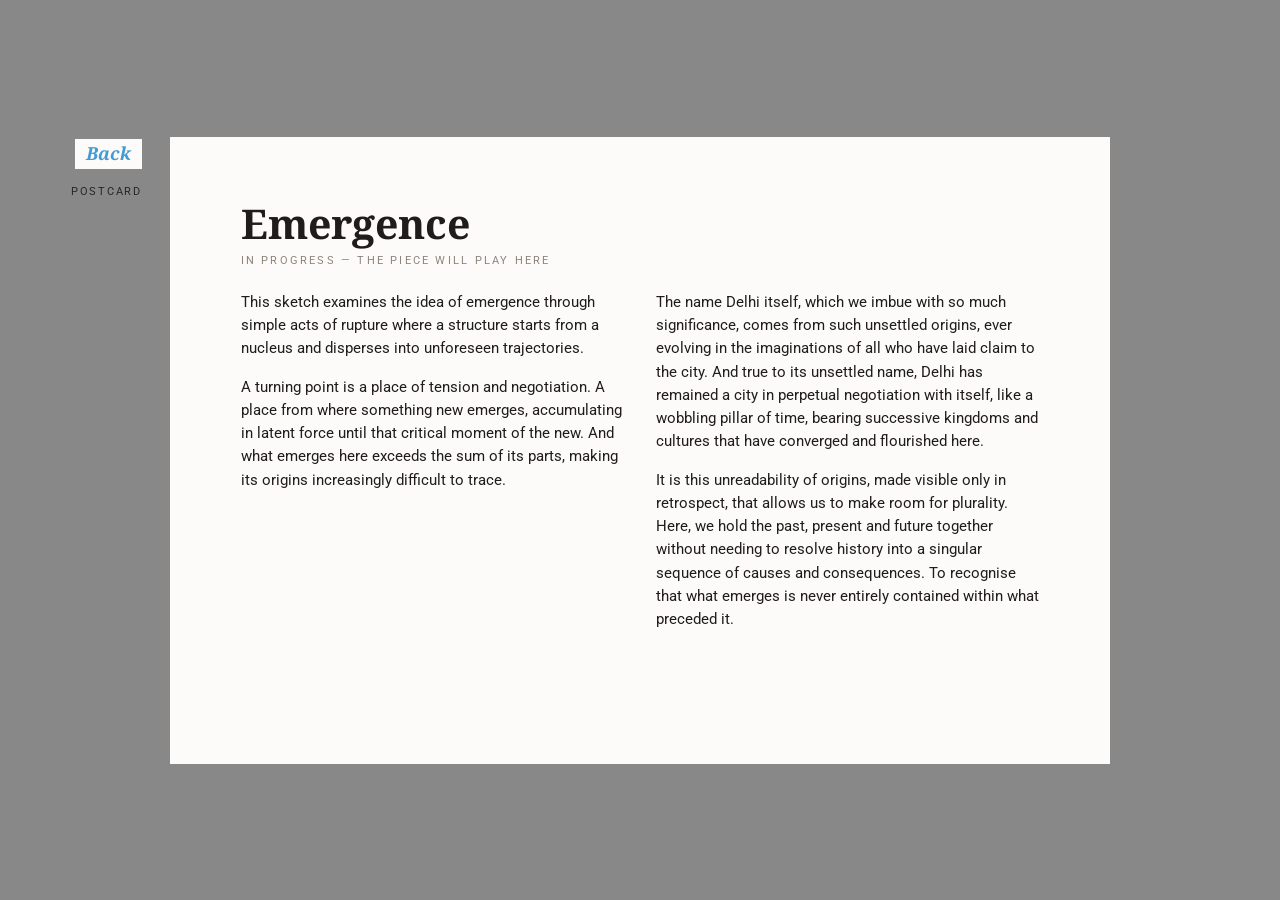
<file: explorations/emergence/index.html>
<!doctype html>
<html lang="en">
<head>
  <meta charset="utf-8">
  <meta name="viewport" content="width=device-width, initial-scale=1, viewport-fit=cover">
  <title>Emergence — Turning Point</title>
  <link rel="icon" href="../../assets/img/favicon.svg" type="image/svg+xml">
  <link rel="stylesheet" href="../shared/explore.css?v=20261126b">
  <style>
    /* Emergence is still being built: until it is, its frame (the postcard's shape, as every piece has) holds its text.
       The piece will play in #work; the text can then move to About. */
    html, body { background: var(--surround); overflow: hidden; }
    #work { background: var(--paper); color: var(--ink); overflow: hidden; }
    .xread { position: absolute; inset: 0; overflow-y: auto; overscroll-behavior: contain; padding: clamp(26px, 7%, 84px) clamp(24px, 7.5%, 104px); }
    .xread h1 { margin: 0; font: 700 clamp(30px, 3.2vw, 56px)/1 var(--display); }
    .xread .status { margin: .9em 0 2.2em; font-size: var(--small); letter-spacing: .2em; text-transform: uppercase; color: var(--soft); }
    .xread .body { column-gap: clamp(28px, 4%, 64px); }
    .xread .body p { margin: 0 0 1em; font: 400 clamp(15px, .95vw + 2px, 19px)/1.55 var(--sans); break-inside: avoid-column; }
    #work.is-wide .xread .body { column-count: 2; }
  </style>
</head>
<body>
  <nav class="xrail" aria-label="Turning Point">
    <a class="xback" href="../../index.html#explore">Back</a>
    <button type="button" class="xcard" id="postcard" title="Download this page as a postcard (PDF)">Postcard</button>
  </nav>

  <main id="work">
    <article class="xread">
      <h1>Emergence</h1>
      <p class="status">In progress — the piece will play here</p>
      <div class="body">
        <p>This sketch examines the idea of emergence through simple acts of rupture where a structure starts from a nucleus and disperses into unforeseen trajectories.</p>
        <p>A turning point is a place of tension and negotiation. A place from where something new emerges, accumulating in latent force until that critical moment of the new. And what emerges here exceeds the sum of its parts, making its origins increasingly difficult to trace.</p>
        <p>The name Delhi itself, which we imbue with so much significance, comes from such unsettled origins, ever evolving in the imaginations of all who have laid claim to the city. And true to its unsettled name, Delhi has remained a city in perpetual negotiation with itself, like a wobbling pillar of time, bearing successive kingdoms and cultures that have converged and flourished here.</p>
        <p>It is this unreadability of origins, made visible only in retrospect, that allows us to make room for plurality. Here, we hold the past, present and future together without needing to resolve history into a singular sequence of causes and consequences. To recognise that what emerges is never entirely contained within what preceded it.</p>
      </div>
    </article>
  </main>

  <script src="../shared/explore.js?v=20261126a"></script>
  <script src="../../js/postcard.js?v=20261126a"></script>
  <script src="../shared/postcard.js?v=20261126b"></script>
  <script>
    const work = document.getElementById("work");
    function frame() {
      const m = TPX.upright() ? 56 : Math.round(innerHeight * 0.03);
      const r = TPX.fit({ top: m, bottom: m, side: innerWidth > 820 ? 170 : 8 });
      TPX.place(work, r); TPX.rail(r);
      work.classList.toggle("is-wide", !r.upright && r.w > 720);
    }
    frame(); addEventListener("resize", frame);
    // the postcard's front: the title and words, typeset (as many paragraphs as fit)
    const paras = [...document.querySelectorAll(".xread .body p")].map(p => p.textContent);
    TPPostcard.attach(document.getElementById("postcard"),
      () => TPPostcard.textFront(document.querySelector(".xread h1").textContent, paras, 1800, 1200), "emergence", { stamp: "assets/img/postcard/template-stamp.jpg" });
  </script>
</body>
</html>
</file>
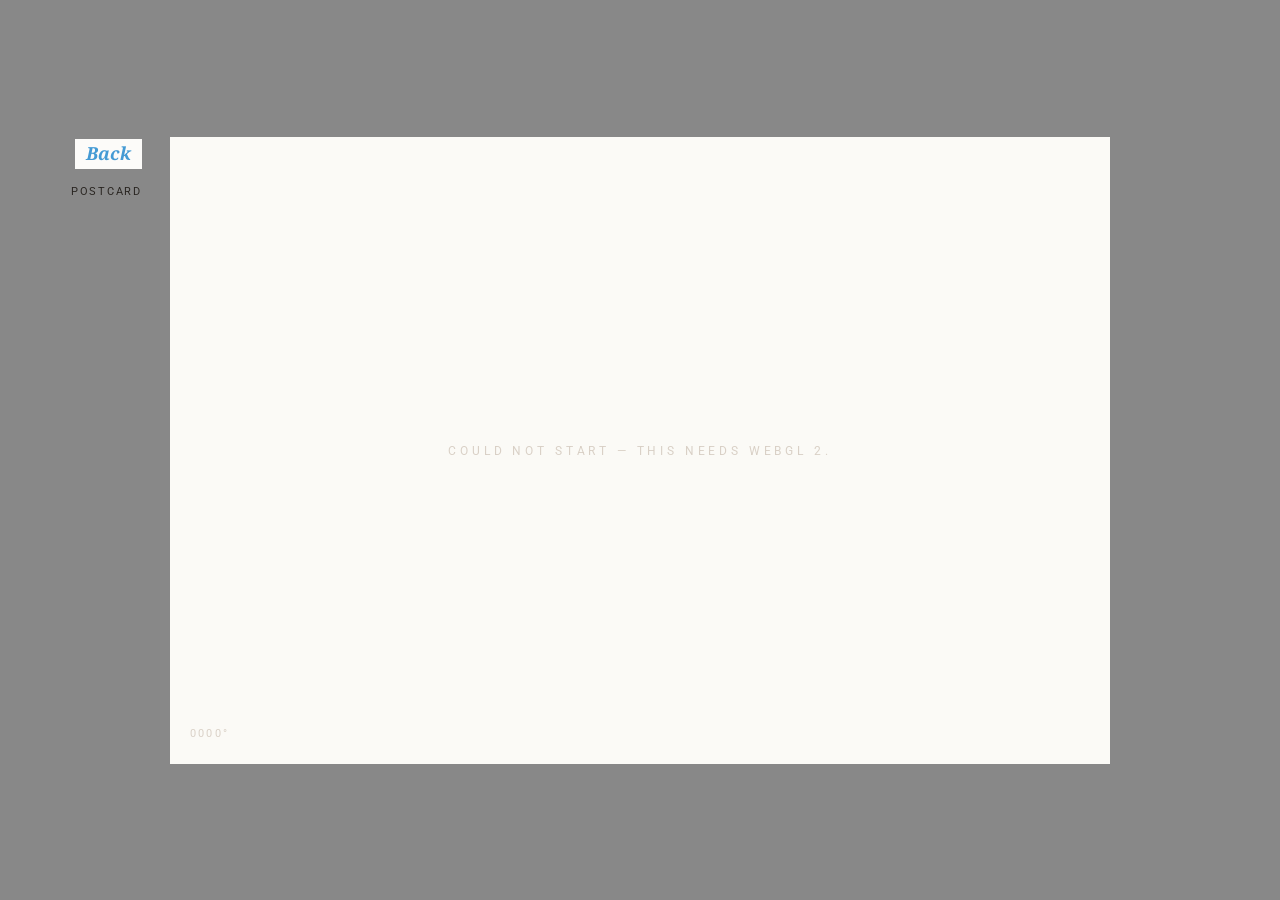
<file: explorations/metamorphosis/index.html>
<!doctype html>
<html lang="en">
  <head>
    <meta charset="UTF-8" />
    <meta name="viewport" content="width=device-width, initial-scale=1, viewport-fit=cover" />
    <meta name="theme-color" content="#fbfaf6" />
    <title>Metamorphosis — Turning Point</title>
    <meta name="description" content="A web accompaniment to Turning Point — scroll to turn the column." />
    <link rel="icon" href="favicon.svg" type="image/svg+xml" />
    <script type="module" crossorigin src="./assets/index-Bhx-Jihu.js"></script>
    <link rel="stylesheet" crossorigin href="./assets/index-LaL7Vu0w.css">
    <!-- In the site: the shared frame (the postcard's shape, on a grey surround), the site's type, and Back and
         Postcard beside the frame (explorations/shared). The piece itself (assets/index-*.js) is untouched: it
         sizes itself to #stage, which is placed below; its WebGL canvas keeps its drawing so a postcard can be taken. -->
    <link rel="stylesheet" href="../shared/explore.css?v=20261126b">
    <!-- the passage inside the structure: Noto Serif italic (the risograph print is in assets/index-*.js, Cf) -->
    <link rel="stylesheet" href="https://fonts.googleapis.com/css2?family=Noto+Serif:ital,wght@1,400&display=swap">
    <style>
      :root { --bg: #fbfaf6; }                  /* the paper, nearer white (as the piece's own background) */
      html, body { background: var(--surround); }
      body, #title, #caption, #hint, #counter, #loader { font-family: Roboto, Arial, sans-serif; }
      #stage { box-shadow: none; }
      #ui { overflow: hidden; }
      .in-site #title { top: max(28px, env(safe-area-inset-top)); }
    </style>
    <script>
      (function () {   // keep the drawing on the piece's canvas (for the postcard)
        const get = HTMLCanvasElement.prototype.getContext;
        HTMLCanvasElement.prototype.getContext = function (type, opts) {
          if (/webgl/.test(type) && this.id === "stage") opts = Object.assign({}, opts, { preserveDrawingBuffer: true });
          return get.call(this, type, opts);
        };
      })();
    </script>
  </head>
  <body>
    <canvas id="stage" aria-label="Turning Point — an interactive column. Scroll or swipe to turn it."></canvas>
    <nav class="xrail" aria-label="Turning Point">
      <a class="xback" href="../../index.html#explore">Back</a>
      <button type="button" class="xcard" id="postcard" title="Download this view as a postcard (PDF)">Postcard</button>
    </nav>
    <div id="ui">
      <div id="loader"><span>Turning Point</span><div class="bar"><i></i></div></div>
      <div id="title" class="hidden">Turning Point</div>
      <div id="caption" class="hidden"></div>
      <div id="hint" class="hidden">scroll</div>
      <div id="counter" aria-hidden="true">0000°</div>
    </div>
    <script src="../shared/explore.js?v=20261126a"></script>
    <script src="../../js/postcard.js?v=20261126a"></script>
    <script src="../shared/postcard.js?v=20261126b"></script>
    <script>
      document.body.classList.add('in-site');
      const stageEl = document.getElementById('stage'), uiEl = document.getElementById('ui');
      function frame() {
        const m = TPX.upright() ? 56 : Math.round(innerHeight * 0.03);
        const r = TPX.fit({ top: m, bottom: m, side: innerWidth > 820 ? 170 : 8 });
        TPX.place(stageEl, r); TPX.place(uiEl, r); TPX.rail(r);
      }
      frame(); addEventListener('resize', frame);
      TPPostcard.attach(document.getElementById('postcard'), () => {
        const out = document.createElement('canvas'); out.width = stageEl.width; out.height = stageEl.height;
        out.getContext('2d').drawImage(stageEl, 0, 0);
        return out;
      }, 'metamorphosis', { bg: '#fbfaf6' });   // an upright view (phone) sits whole on the card, on the piece's paper
    </script>
  </body>
</html>
</file>
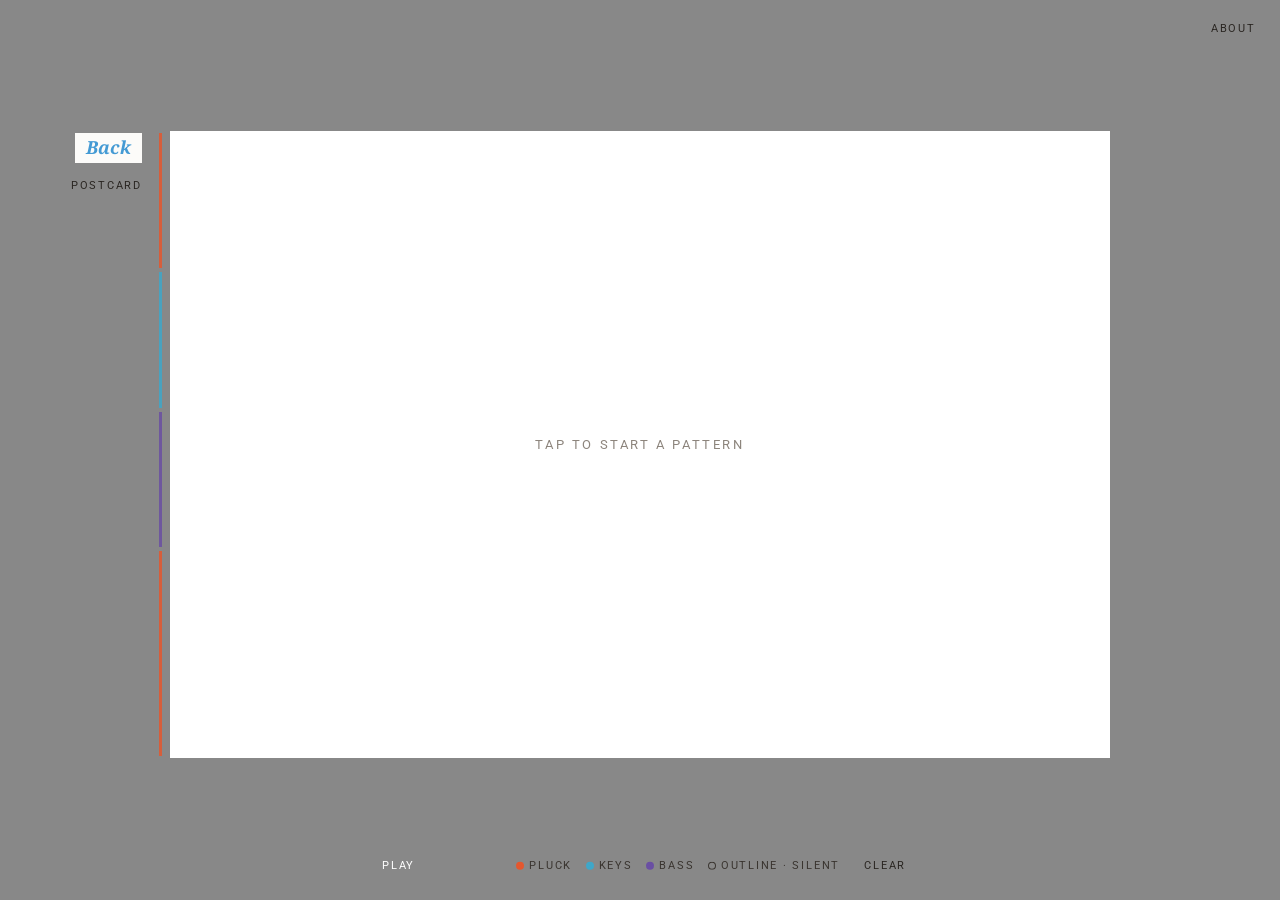
<file: explorations/perforation/index.html>
<!doctype html>
<html lang="en">
<head>
  <meta charset="utf-8">
  <meta name="viewport" content="width=device-width, initial-scale=1, viewport-fit=cover">
  <title>Perforation — Turning Point</title>
  <link rel="icon" href="../../assets/img/favicon.svg" type="image/svg+xml">
  <link rel="stylesheet" href="../shared/explore.css?v=20261126b">
  <style>
    /* one frame the shape of a postcard (3:2; 2:3 on a tall screen) on a grey surround, every control outside it */
    body.perf { background: var(--surround); color: #1f1c19; overflow: hidden; }
    .perf .xbar { justify-content: flex-end; }
    .perf .xbar button { color: #2a2622; }
    .perf .xbar button:hover { color: #fff; }
    .perf .xtools { gap: 2.2em; align-items: baseline; }
    .perf .xtools button { color: #2a2622; }
    .perf .xtools button:hover { color: #fff; }
    .perf .xtools .grp { display: inline-flex; gap: 1.2em; align-items: baseline; }
    .perf .xtools #play { color: #fff; min-width: 4.5em; }
    .perf .xtools #tempo { color: #3a3530; min-width: 5em; font-variant-numeric: tabular-nums; }
    .perf .xtools .key { display: inline-flex; align-items: baseline; gap: .45em; color: #3a3530; white-space: nowrap; }
    .perf .xtools .key i { width: .75em; height: .75em; border-radius: 50%; background: var(--c); display: inline-block; transform: translateY(.06em); }
    .bands { position: fixed; width: 3px; pointer-events: none; }
    .bands i { position: absolute; left: 0; width: 100%; background: var(--c); opacity: .85; }
    .perf .xtools .key.ring i { background: none; box-shadow: inset 0 0 0 1px #3a3530; }
    .pframe { position: fixed; background: #fff; overflow: hidden; }
    .pframe canvas { position: absolute; inset: 0; width: 100%; height: 100%; display: block; }
    #field { touch-action: none; cursor: crosshair; }
    #over { pointer-events: none; }
    .perf .xhint { position: absolute; inset: 0; color: var(--soft); }
  </style>
</head>
<body class="perf">
  <nav class="xrail" aria-label="Turning Point">
    <a class="xback" href="../../index.html#explore">Back</a>
    <button type="button" class="xcard" id="postcard" title="Download your plate as a postcard (PDF)">Postcard</button>
  </nav>
  <header class="xbar">
    <button type="button" id="infoBtn" aria-expanded="false" aria-controls="info">About</button>
  </header>

  <aside class="xinfo" id="info">
    <p>The columns of Turning Point are cut with patterns grown by a reaction–diffusion process — two simulated substances, one feeding and one consuming the other, settling into tendrils, labyrinths and spots.</p>
    <p>The plate is cut into squares, as the columns are, and the squares are grouped into blocks — single squares, pairs, bars, corners. Each block holds the pattern at its own grain, dense, medium or open, cut from two pictures, each shuffled into a patchwork, one cut through to show the other — or drawn only as an outline. Some blocks swap the pictures over.</p>
    <p>Tap to start a pattern; drag from it to stretch it — it grows where you pull it. Pull it across the edge of a square and that square takes on the pattern you brought: it joins the block you came from, with its grain and its cut.</p>
    <p>Press play: a line crosses the plate from left to right. Every cut shape it passes through — a tendril, a cell — sounds once, in the voice of the rows it sits in. The rows play in pairs, from the top: pluck, keys, bass, and round again — marked beside the plate — each shape higher the higher it sits within its pair. Outlined squares stay silent. The more shapes still ahead, the slower it goes. The pattern can be grown, and pulled about, while it plays.</p>
  </aside>

  <div class="pframe" id="frame">
    <canvas id="field" aria-label="Interactive reaction–diffusion field. Tap to start a pattern, drag to stretch it."></canvas>
    <canvas id="over" aria-hidden="true"></canvas>
    <p class="xhint" id="hint">tap to start a pattern</p>
  </div>

  <nav class="xtools" aria-label="Sound">
    <span class="grp">
      <button type="button" id="play" aria-pressed="false">Play</button>
      <span id="tempo" aria-live="off"></span>
    </span>
    <span class="grp" aria-label="Voices go by pairs of rows, marked beside the plate: pluck, keys, bass, and round again; outlined squares are silent">
      <span class="key" style="--c:#e4572e"><i></i>Pluck</span>
      <span class="key" style="--c:#3fa7c9"><i></i>Keys</span>
      <span class="key" style="--c:#6a4fa3"><i></i>Bass</span>
      <span class="key ring"><i></i>Outline · silent</span>
    </span>
    <button type="button" id="clear">Clear</button>
  </nav>
  <div class="bands" id="bands" aria-hidden="true"></div>

  <script src="../../js/rd.js?v=20261125f"></script>
  <script src="../../js/tiles.js?v=20261125d"></script>
  <script src="../shared/explore.js?v=20261126a"></script>
  <script src="../../js/postcard.js?v=20261126a"></script>
  <script src="../shared/postcard.js?v=20261126b"></script>
  <script>
  (function () {
    "use strict";
    const $ = id => document.getElementById(id);
    const frame = $("frame"), canvas = $("field"), over = $("over"), hint = $("hint");
    const mobile = matchMedia("(max-width: 820px)").matches;

    /* ---------- the frame: the postcard's shape (explore.js), every control outside it ---------- */
    function placeFrame() {
      const top = document.querySelector(".xbar").getBoundingClientRect().bottom + 6;
      const bot = innerHeight - document.querySelector(".xtools").getBoundingClientRect().top + 6;
      const r = TPX.fit({ top: Math.max(top, mobile ? 52 : 0), bottom: bot, side: mobile ? 8 : 170 });
      TPX.place(frame, r); TPX.rail(r);
      return r;
    }
    const fr = placeFrame();

    /* ---------- the pattern: dense, and only where it has been let grow ---------- */
    const DENSER = 1.5;                                                     // the whole pattern this much finer than the home page's
    const cell0 = Math.max(mobile ? 1.6 : 1.8, fr.w / 720, fr.h / 720) / DENSER;   // css px per sim cell, at the frame's first size
    /* the plate's surfaces: two pictures, each shuffled into a patchwork (below), cutting into each other — in a
       picture block one is the plate and the other shows through its cuts; turned blocks swap them. Which is the
       plate in the unturned blocks is picked at random on each visit (?tex=bamboo or ?tex=coral to choose). The
       files are square; TEX_A is how much of their height is picture (1: all of it). */
    const TEXTURES = { bamboo: "../../assets/img/perforation/bamboo.jpg", coral: "../../assets/img/perforation/coral.jpg" }, TEX_A = 1;
    const PLATE = (location.search.match(/[?&]tex=(bamboo|coral)\b/) || [])[1] || (Math.random() < 0.5 ? "bamboo" : "coral");
    const CUT = PLATE === "bamboo" ? "coral" : "bamboo";
    const rd = new TurningPattern(canvas, { texturePx: 620, seed: 11, allowAll: false, drift: 0.00005,
                                            regime: [0.0545, 0.062, 0.0367, 0.0649], dotBias: 0, anisotropy: 0.5 });
    if (!rd.ok) { hint.textContent = "This piece needs WebGL2"; return; }
    rd.start(Math.ceil(fr.w / cell0), Math.ceil(fr.h / cell0), cell0);
    rd.resize();
    const W = rd.W, H = rd.H, TH = rd.opts.threshold, fw0 = fr.w;
    let fw = fr.w, fh = fr.h, cellPx = cell0;   // the frame now, and css px per sim cell now

    /* ---------- the squares ----------
       As on the home page: the plate is a grid of squares (seven rows on a desktop, four squares across on a
       phone), grouped into blocks by js/tiles.js — single squares, 2 × 2, bars and corners. Each block holds
       the pattern at its own grain and is drawn as steel or as an ink outline. A block shows its own part of
       the one pattern, drawn larger about its middle (z < 1: more open), so what grows in a block stays in it. */
    const ROWS = mobile ? Math.max(3, Math.round(fr.h / (fr.w / 5))) : 9;
    const COLS = mobile ? 5 : Math.max(1, Math.round(fr.w / (fr.h / ROWS)));
    const Z = [1, 0.75, 0.6];                         // grain: dense, medium, open
    // the voices go by rows, in pairs from the top: pluck, keys, bass, and round again (a last row on its own
    // joins the pair above it)
    const VOICE = ["pluck", "keys", "bass"], VOICE_HEX = ["#e4572e", "#3fa7c9", "#6a4fa3"];
    const BANDS = [];                                  // [first row, past the last]
    for (let r = 0; r < ROWS; r += 2) BANDS.push([r, Math.min(ROWS, r + 2)]);
    if (BANDS.length > 1 && BANDS[BANDS.length - 1][1] - BANDS[BANDS.length - 1][0] < 2) BANDS[BANDS.length - 2][1] = BANDS.pop()[1];
    const bandOf = r => Math.max(0, BANDS.findIndex(([a, b]) => r >= a && r < b));
    const DENS_W = [0.5, 0.4, 0.1];                   // how often each grain is dealt
    const INVERT = 0.5;                               // the share of picture blocks with the two pictures swapped over
    const blocks = [], owner = new Int32Array(ROWS * COLS);   // owner: the block each square belongs to
    {
      const plan = TP_TILES.plan({ rows: ROWS, cols: COLS, key: "perforation", blocks: "mixed", draw: "mix", outlines: 0.3,
                                   empty: 0, holes: "scatter", scale: "1", seed: "visit" });
      for (const pb of plan) {
        let c0 = 1e9, c1 = -1, r0 = 1e9, r1 = -1;
        for (const q of pb.parts) { c0 = Math.min(c0, q.c); c1 = Math.max(c1, q.c + q.cw); r0 = Math.min(r0, q.r); r1 = Math.max(r1, q.r + q.rh); }
        const x = Math.random(), dens = x < DENS_W[0] ? 0 : x < DENS_W[0] + DENS_W[1] ? 1 : 2;
        const id = blocks.push({ style: pb.style, dens, ax: (c0 + c1) / 2 / COLS, ay: (r0 + r1) / 2 / ROWS,   // its middle, as a share of the frame
                                 inv: pb.style === 0 && Math.random() < INVERT }) - 1;
        for (const q of pb.parts) for (let j = 0; j < q.rh; j++) for (let i = 0; i < q.cw; i++) owner[(q.r + j) * COLS + q.c + i] = id;
      }
    }
    const squareAt = (x, y) => Math.min(ROWS - 1, Math.max(0, Math.floor(y / fh * ROWS))) * COLS + Math.min(COLS - 1, Math.max(0, Math.floor(x / fw * COLS)));
    // a point on the plate (css px) → where it is in the pattern (sim cells), through its square's block
    function toSim(x, y) {
      const b = blocks[owner[squareAt(x, y)]], z = Z[b.dens], ax = b.ax * fw, ay = b.ay * fh;
      return [(ax + (x - ax) * z) / cellPx, (ay + (y - ay) * z) / cellPx];
    }
    let mapDirty = true;

    const CLUSTER_R = 34 * DENSER, PULL_R = 22 * DENSER;   // sim cells: a new cluster's disc; the band a drag opens (the same size on screen)
    let started = false;
    const allowedAt = (x, y) => { const i = Math.floor(y) * W + Math.floor(x); return x >= 0 && y >= 0 && x < W && y < H && rd.paramPx[i * 4 + 3] > 120; };
    function cluster(px, py) {   // a tap: a disc of pattern, growing from its centre
      const [x, y] = toSim(px, py);
      rd.allow(x, y, CLUSTER_R);
      rd.seed(x, y, 3.5);
      for (let i = 0; i < 8; i++) { const a = Math.random() * 6.283, r = (5 + Math.random() * 12) * DENSER; rd.seed(x + Math.cos(a) * r, y + Math.sin(a) * r, 1.8); }
      started = true; hint.classList.add("is-gone");
    }
    // pulling the pattern over a square's edge: the square joins the block it was pulled from
    const joins = [];
    function join(sq, from) {
      if (owner[sq] === from) return;
      owner[sq] = from; mapDirty = true;
      joins.push({ sq, t: performance.now() });
    }
    let drag = null;
    const local = e => { const b = canvas.getBoundingClientRect(); return [e.clientX - b.left, e.clientY - b.top]; };
    canvas.addEventListener("pointerdown", e => {
      canvas.setPointerCapture(e.pointerId);
      const [x, y] = local(e), [sx, sy] = toSim(x, y);
      drag = { x0: e.clientX, y0: e.clientY, last: [x, y], moved: false, sinceSeed: 0, sq: squareAt(x, y), inside: allowedAt(sx, sy) };
    });
    canvas.addEventListener("pointermove", e => {
      if (!drag) return;
      if (!drag.moved && Math.hypot(e.clientX - drag.x0, e.clientY - drag.y0) < 6) return;
      const [x, y] = local(e), [lx, ly] = drag.last;
      if (!drag.moved) { drag.moved = true; if (!drag.inside) cluster(lx, ly); }
      // pulling: open a band along the path; the pattern grows on into it (a few seeds help it along)
      const d = Math.hypot(x - lx, y - ly), n = Math.max(1, Math.ceil(d / 4));
      for (let i = 1; i <= n; i++) {
        const px = lx + (x - lx) * i / n, py = ly + (y - ly) * i / n, sq = squareAt(px, py);
        if (sq !== drag.sq) { join(sq, owner[drag.sq]); drag.sq = sq; }
        const [sx, sy] = toSim(px, py);
        rd.allow(sx, sy, PULL_R);
        if ((drag.sinceSeed += d / n) > 20) { rd.seed(sx, sy, 2); drag.sinceSeed = 0; }
      }
      drag.last = [x, y];
    });
    canvas.addEventListener("pointerup", () => { if (drag && !drag.moved) cluster(drag.last[0], drag.last[1]); drag = null; });
    canvas.addEventListener("pointercancel", () => { drag = null; });
    $("clear").addEventListener("click", () => { rd.clear(); rd.disallowAll(); started = false; hint.classList.remove("is-gone"); label = null; enters = null; });

    const info = $("info"), infoBtn = $("infoBtn");
    infoBtn.addEventListener("click", () => {
      const open = info.classList.toggle("is-open");
      infoBtn.setAttribute("aria-expanded", open);
      infoBtn.textContent = open ? "Close" : "About";
    });

    /* ---------- the shapes ----------
       Several times a second while playing, the plate is read as it is drawn: one point per sim cell of the
       frame, looked up through its square's block. Outlined blocks are left out. Every cut shape — a tendril
       or a cell: a connected run of cut points within one block (dense blocks, which show the pattern as it
       is, run on into each other) — sounds in the voice of the rows its middle sits in. Then, column by column, the shapes the line
       would be entering there: present in this column but not the one before. Entering and leaving is one note. */
    const VOICE_RGB = { pluck: [228, 87, 46], keys: [63, 167, 201], bass: [106, 79, 163] };
    let bands = null, grid = null, label = null, kinds = null, enters = null, ahead = null, lastScan = 0;
    const vSim = new Int32Array(W * H), vKey = new Int32Array(W * H);   // per point: the sim cell it shows (−1: outline), its block (−2: dense)
    function buildMap() {
      for (let j = 0; j < H; j++) for (let i = 0; i < W; i++) {
        const x = (i + 0.5) * cellPx, y = (j + 0.5) * cellPx, v = j * W + i;
        if (x >= fw || y >= fh) { vSim[v] = -1; continue; }
        const id = owner[squareAt(x, y)], b = blocks[id];
        if (b.style === 1) { vSim[v] = -1; continue; }
        const [sx, sy] = toSim(x, y);
        vSim[v] = (((Math.floor(sy) % H) + H) % H) * W + (((Math.floor(sx) % W) + W) % W);
        vKey[v] = b.dens === 0 ? -2 : id;
      }
      mapDirty = false;
    }
    function scan() {
      if (mapDirty) buildMap();
      grid = rd.readState(0, 0, W, H, grid);
      label = label && label.length === W * H ? label.fill(0) : new Int32Array(W * H);
      const cut = v => vSim[v] >= 0 && grid[vSim[v] * 4 + 1] > TH;
      const sizes = [0], voice = [null], stack = new Int32Array(W * H);
      let n = 0;
      for (let i0 = 0; i0 < W * H; i0++) {
        if (label[i0] || !cut(i0)) continue;
        n++; let sp = 0, cnt = 0, sy = 0; const key = vKey[i0]; stack[sp++] = i0; label[i0] = n;
        while (sp) {
          const i = stack[--sp], x = i % W; cnt++; sy += (i - x) / W;
          if (x > 0 && !label[i - 1] && vKey[i - 1] === key && cut(i - 1)) { label[i - 1] = n; stack[sp++] = i - 1; }
          if (x < W - 1 && !label[i + 1] && vKey[i + 1] === key && cut(i + 1)) { label[i + 1] = n; stack[sp++] = i + 1; }
          if (i >= W && !label[i - W] && vKey[i - W] === key && cut(i - W)) { label[i - W] = n; stack[sp++] = i - W; }
          if (i < W * (H - 1) && !label[i + W] && vKey[i + W] === key && cut(i + W)) { label[i + W] = n; stack[sp++] = i + W; }
        }
        sizes[n] = cnt;
        voice[n] = bandOf(Math.min(ROWS - 1, Math.floor((sy / cnt + 0.5) * cellPx / fh * ROWS)));   // the rows its middle sits in
      }
      kinds = new Array(n + 1);
      for (let k = 1; k <= n; k++) kinds[k] = sizes[k] < 4 ? null : VOICE[voice[k] % VOICE.length];
      bands = voice;   // specks under 4 points stay silent
      // where the line enters each shape (with the shape's middle height in that column)
      enters = new Array(W); ahead = new Float32Array(W + 1);
      let prev = new Set();
      for (let c = 0; c < W; c++) {
        const sum = new Map();
        for (let j = 0; j < H; j++) { const k = label[j * W + c]; if (k && kinds[k]) { const q = sum.get(k); if (q) { q[0] += j; q[1]++; } else sum.set(k, [j, 1, j * W + c]); } }
        enters[c] = [];
        for (const [k, q] of sum) if (!prev.has(k)) enters[c].push([k, q[0] / q[1], q[2]]);
        prev = new Set(sum.keys());
      }
      for (let c = W - 1; c >= 1; c--) ahead[c] = ahead[c + 1] + enters[c].length;
    }

    /* ---------- sound ---------- */
    let ac = null, out = null;
    function audio() {
      if (!ac) {
        ac = new (window.AudioContext || window.webkitAudioContext)();
        const comp = ac.createDynamicsCompressor(); out = ac.createGain(); out.gain.value = 0.45;
        out.connect(comp); comp.connect(ac.destination);
      }
      if (ac.state === "suspended") ac.resume();
    }
    const SCALE = [0, 3, 5, 7, 10];   // minor pentatonic
    const mtof = m => 440 * Math.pow(2, (m - 69) / 12);
    const BASE = { pluck: 60, keys: 55, bass: 31 };
    function play(kind, deg, vel) {
      const t = ac.currentTime + 0.01;
      const midi = BASE[kind] + SCALE[deg % 5] + 12 * Math.floor(deg / 5), dur = { pluck: 0.5, keys: 0.45, bass: 0.7 }[kind];
      const o = ac.createOscillator(), f = ac.createBiquadFilter(), g = ac.createGain();
      o.type = { pluck: "triangle", keys: "square", bass: "sawtooth" }[kind];
      o.frequency.value = mtof(midi);
      f.type = "lowpass"; f.frequency.value = { pluck: 4000, keys: 1600, bass: 480 }[kind];
      g.gain.setValueAtTime(0, t); g.gain.linearRampToValueAtTime((kind === "keys" ? 0.12 : 0.3) * vel, t + 0.006); g.gain.exponentialRampToValueAtTime(0.0008, t + dur);
      o.connect(f).connect(g).connect(out); o.start(t); o.stop(t + dur + 0.05);
    }

    /* ---------- playing ----------
       A line sweeps the plate from left to right; each shape sounds once as the line passes into it, pitched by
       its height on the plate (two octaves). The tempo follows how many shapes are still ahead: many ahead, it
       slows to give each its place; few, it hurries on. At most a few notes sound at once. */
    let playing = false, px = 0, tempoTxt = "";
    const NOTE_RATE = 10, MAX_PER_STEP = 4;   // notes a second the tempo aims for; most notes at one moment
    const flashes = [];
    function sweep(dt) {
      const left = Math.max(1, W - px);
      const density = ahead ? ahead[Math.min(W, Math.max(1, Math.floor(px)))] / left : 0;
      const speed = Math.min(W / 5, Math.max(W / 20, NOTE_RATE / Math.max(density, 1e-3)));   // a sweep takes 5–20 s
      tempoTxt = Math.round(60 * speed / (W / 16)) + " bpm";                                     // sixteen beats to a sweep
      const from = Math.floor(px), to = Math.min(W - 1, Math.floor(px + speed * dt));
      if (enters && to > from) {
        const now = performance.now(), due = [];
        for (let c = from + 1; c <= to; c++) for (const e of enters[c]) due.push([c, e]);
        // too many at once: keep a spread across the heights
        due.sort((a, b) => a[1][1] - b[1][1]);
        const step = Math.max(1, Math.ceil(due.length / MAX_PER_STEP));
        for (let i = 0; i < due.length; i += step) {
          const [c, [k, y, cellI]] = due[i], kind = kinds[k];
          const [r0, r1] = BANDS[bands[k]], at = ((y + 0.5) * cellPx / fh * ROWS - r0) / (r1 - r0);   // where in its rows, 0 top … 1 bottom
          play(kind, Math.max(0, Math.min(7, Math.floor((1 - at) * 8))), 0.7 + 0.3 * Math.random());       // a little over an octave and a half
          flashes.push({ cellI, t: now, rgb: VOICE_RGB[kind], x: c, y });
        }
      }
      px += speed * dt;
      if (px >= W - 1) px = 1;
    }
    $("play").addEventListener("click", () => {
      playing = !playing;
      if (playing) { audio(); px = 1; scan(); }
      $("play").textContent = playing ? "Pause" : "Play";
      $("play").setAttribute("aria-pressed", playing);
    });
    addEventListener("keydown", e => { if (e.code === "Space" && e.target === document.body) { e.preventDefault(); $("play").click(); } });

    /* ---------- the overlay: the line, and each shape filling with its voice's colour as it sounds ---------- */
    const og = over.getContext("2d");
    const fillCv = document.createElement("canvas"); fillCv.width = W; fillCv.height = H;
    const fg = fillCv.getContext("2d"), fillImg = fg.createImageData(W, H);
    function drawOver() {
      const dpr = Math.min(devicePixelRatio || 1, 2), w = over.clientWidth, h = over.clientHeight;
      if (over.width !== Math.round(w * dpr)) { over.width = Math.round(w * dpr); over.height = Math.round(h * dpr); }
      og.setTransform(dpr, 0, 0, dpr, 0, 0); og.clearRect(0, 0, w, h);
      const now = performance.now();
      const sw = fw / COLS, sh = fh / ROWS;
      // a square just pulled into a block glows briefly
      for (let i = joins.length - 1; i >= 0; i--) {
        const t = (now - joins[i].t) / 600;
        if (t >= 1) { joins.splice(i, 1); continue; }
        const r = Math.floor(joins[i].sq / COLS), c = joins[i].sq % COLS;
        og.fillStyle = `rgba(68,154,212,${.16 * (1 - t)})`;
        og.fillRect(Math.round(c * sw), Math.round(r * sh), Math.round((c + 1) * sw) - Math.round(c * sw), Math.round((r + 1) * sh) - Math.round(r * sh));
      }
      if (!playing) { flashes.length = 0; return; }
      for (let i = flashes.length - 1; i >= 0; i--) if (now - flashes[i].t > 700) flashes.splice(i, 1);
      if (flashes.length && label) {
        const on = new Map();   // shape → [rgb, strength]; the shape found by the cell it sounded at (labels change between reads)
        for (const f of flashes) { const k = label[f.cellI]; if (k) on.set(k, [f.rgb, 1 - (now - f.t) / 700]); }
        const d = fillImg.data; d.fill(0);
        if (on.size) {
          for (let i = 0; i < W * H; i++) { const q = on.get(label[i]); if (q) { d[i * 4] = q[0][0]; d[i * 4 + 1] = q[0][1]; d[i * 4 + 2] = q[0][2]; d[i * 4 + 3] = 230 * q[1]; } }
          fg.putImageData(fillImg, 0, 0);
          og.imageSmoothingEnabled = false; og.drawImage(fillCv, 0, 0, W * cellPx, H * cellPx);
        }
      }
      const x = px * cellPx; og.strokeStyle = "#449ad4"; og.lineWidth = 1.5; og.beginPath(); og.moveTo(x, 0); og.lineTo(x, h); og.stroke();
    }

    // which rows play which voice: a thin coloured mark beside the frame (desktop)
    const bandsEl = $("bands");
    bandsEl.innerHTML = BANDS.map(([a, b], k) => `<i style="--c:${VOICE_HEX[k % VOICE.length]};top:${a / ROWS * 100}%;height:calc(${(b - a) / ROWS * 100}% - 4px);margin-top:2px"></i>`).join("");
    function placeBands() {
      const r = frame.getBoundingClientRect();
      bandsEl.hidden = mobile;
      Object.assign(bandsEl.style, { left: r.left - 11 + "px", top: r.top + "px", height: r.height + "px" });
    }
    placeBands();

    /* the surface: the picture shuffled. A new texture is painted square by square (and now and then a square in
       quarters), each from a random part of the picture, a little larger or smaller, sometimes mirrored or upside
       down — laid so each patch sits exactly on its square. A new shuffle on every visit. */
    const MOSAIC_PX = 2048, SPLIT = 0.4, PATCH_SCALE = [0.7, 1.4];
    function mosaic(name) {
    const pic = new Image();
    pic.onload = () => {
      const T = Math.max(fw, fh / TEX_A), k = MOSAIC_PX / T;              // mosaic px per css px of the frame
      const tw = fw / COLS * k, th = fh / ROWS * k;                        // one square, in mosaic px
      const cv = document.createElement("canvas"); cv.width = cv.height = MOSAIC_PX;
      const g = cv.getContext("2d"), PW = pic.naturalWidth, PH = pic.naturalHeight * TEX_A;
      const patch = (x, y, w, h) => {
        const s = (PW / MOSAIC_PX) * (PATCH_SCALE[0] + Math.random() * (PATCH_SCALE[1] - PATCH_SCALE[0]));   // picture px per mosaic px
        const sw = Math.min(PW, w * s), sh = Math.min(PH, h * s);
        const sx = Math.random() * (PW - sw), sy = Math.random() * (PH - sh);
        g.save(); g.translate(x + w / 2, y + h / 2);
        if (Math.random() < 0.25) g.rotate(Math.PI);
        if (Math.random() < 0.3) g.scale(-1, 1);
        g.drawImage(pic, sx, sy, sw, sh, -w / 2 - 0.5, -h / 2 - 0.5, w + 1, h + 1);   // a hair over, so no seam shows
        g.restore();
      };
      for (let y = 0; y < MOSAIC_PX; y += th) for (let x = 0; x < MOSAIC_PX; x += tw) {
        if (Math.random() < SPLIT) for (let j = 0; j < 2; j++) for (let i = 0; i < 2; i++) patch(x + i * tw / 2, y + j * th / 2, tw / 2, th / 2);
        else patch(x, y, tw, th);
      }
      cv.toBlob(b => rd.loadTexture(URL.createObjectURL(b), name), "image/jpeg", 0.92);
    };
    pic.src = TEXTURES[name];
    }
    mosaic("bamboo"); mosaic("coral");
    addEventListener("resize", () => {
      const f = placeFrame(); fw = f.w; fh = f.h; cellPx = rd.cell = cell0 * fw / fw0; mapDirty = true; rd.resize(); placeBands();
    });
    // one rectangle per square, through its block: grain (zoom), drawn about the block's middle, steel or outline
    const RENDER = { fill: 0, rim: 0, crisp: true };   // clean cuts: no darkened rim, no soft edge
    // the plate in two passes: the blocks cut through the picture, then the inverted ones (the cut shapes drawn in it)
    // picture blocks: the picture that shows through the cuts fills the grown area, then the plate's picture is laid
    // over it with the cuts left open (so the edges meet with no white between). Outline blocks: ink on white.
    function drawPlate() {
      const r = rects(), o = x => Object.assign({}, RENDER, { clear: false }, x);
      const ink = r.filter(q => q.style === 1), up = r.filter(q => q.style !== 1 && !q.inv), turned = r.filter(q => q.style !== 1 && q.inv);
      rd.render([], RENDER);                                                       // clear
      rd.render(ink, o({}));
      rd.render(up, o({ texture: CUT, solid: true }));     rd.render(up, o({ texture: PLATE }));
      rd.render(turned, o({ texture: PLATE, solid: true })); rd.render(turned, o({ texture: CUT }));
    }
    function rects() {
      const out = [], sw = fw / COLS, sh = fh / ROWS;
      // the picture at the frame's size, whichever grain a block is drawn at; each block cut from its own part of it
      const T = rd.opts.texturePx = Math.max(fw, fh / TEX_A);   // the surface (shuffled, below) lies still under every block
      for (let r = 0; r < ROWS; r++) for (let c = 0; c < COLS; c++) {
        const b = blocks[owner[r * COLS + c]], z = Z[b.dens], x0 = Math.round(c * sw), y0 = Math.round(r * sh);
        out.push({ x: x0, y: y0, w: Math.round((c + 1) * sw) - x0, h: Math.round((r + 1) * sh) - y0,
                   ox: b.ax * fw * (1 - z) / z, oy: b.ay * fh * (1 - z) / z, style: b.style, zoom: z, inv: b.inv });
        const q = out[out.length - 1]; q.tx = -q.ox / T; q.ty = -q.oy / T;
      }
      return out;
    }

    /* ---------- postcard (explorations/shared/postcard.js) ----------
       The front is the plate as it is now, drawn afresh with its long side at 1800 px (300 dpi on the card). */
    function frontCanvas() {
      const s = 1800 / Math.max(fw, fh), w = Math.round(fw * s), h = Math.round(fh * s);
      canvas.width = w; canvas.height = h; rd.dpr = s;
      drawPlate();
      const out = document.createElement("canvas"); out.width = w; out.height = h;
      const g = out.getContext("2d");
      g.fillStyle = "#fff"; g.fillRect(0, 0, w, h);
      g.drawImage(canvas, 0, 0);                // read straight after drawing, before the page shows it
      rd.resize();
      return out;
    }
    TPPostcard.attach($("postcard"), frontCanvas, "perforation", { portrait: "rotate" });   // an upright plate (phone) turned to fill the card

    let last = performance.now();
    function tick(now) {
      const dt = Math.min(0.05, (now - last) / 1000); last = now;
      if (!document.hidden) {
        rd.step(mobile ? 14 : 17);   // a little more growth a frame for the finer pattern
        if (playing && started) {
          if (now - lastScan > 250) { lastScan = now; scan(); }   // the shapes as they are now (they keep moving)
          sweep(dt);
        }
        drawPlate();
        drawOver();
        $("tempo").textContent = playing ? tempoTxt : "";
      }
      requestAnimationFrame(tick);
    }
    requestAnimationFrame(tick);
  })();
  </script>
</body>
</html>
</file>
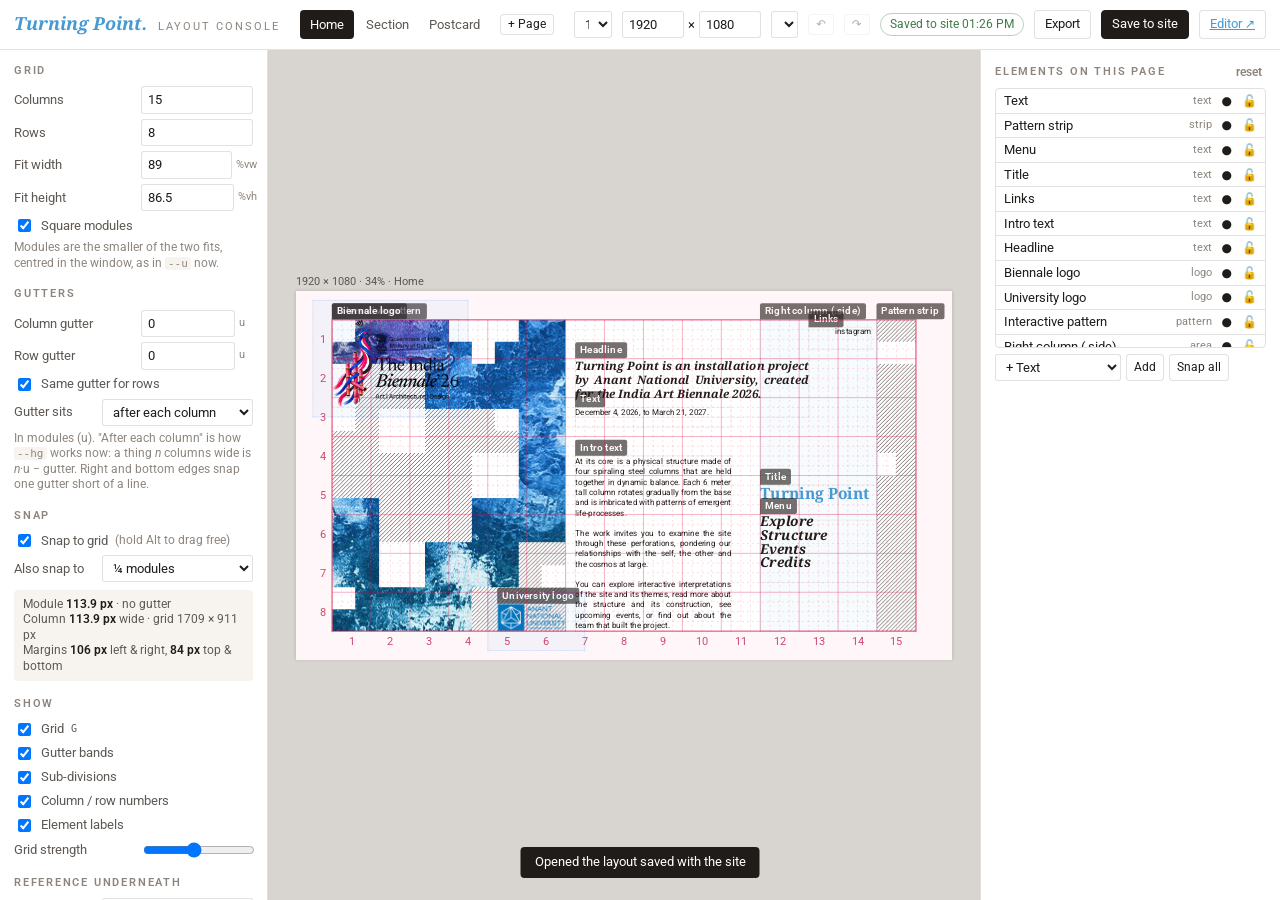
<file: admin/layout.html>
<!doctype html>
<html lang="en">
<head>
  <meta charset="utf-8">
  <meta name="viewport" content="width=device-width, initial-scale=1">
  <meta name="robots" content="noindex, nofollow">
  <title>Turning Point — Layout console</title>
  <link rel="icon" href="../assets/img/favicon.svg" type="image/svg+xml">
  <link rel="preconnect" href="https://fonts.googleapis.com">
  <link rel="preconnect" href="https://fonts.gstatic.com" crossorigin>
  <link id="gfTitle" rel="stylesheet" href="https://fonts.googleapis.com/css2?family=Noto+Serif:ital,wght@0,700;1,700&display=swap">
  <link id="gfText" rel="stylesheet" href="https://fonts.googleapis.com/css2?family=Roboto:ital,wght@0,300;0,400;0,500;0,700;1,400&display=swap">
<!--
  LAYOUT CONSOLE — for locking in the wide-screen layout (≥ 821 px) on the module grid.
  Open it through the local server like the editor:  http://localhost:8000/admin/layout.html
  "Save to site" (Chrome / Edge) writes css/layout.css, which index.html loads after style.css,
  and admin/layout.json, which this console opens next time. Work in progress is kept in this
  browser until then.
-->
<style>
  /* type: Noto Serif Bold for titles, Roboto for all text (Google Fonts, linked above) */

  :root {
    --ink: #1f1c19; --grey: #5d5853; --soft: #8d857d; --dim: #d9d0c6; --bg: #f7f4f0;
    --line: rgba(31,28,25,.13); --accent: #449ad4; --sel: #0a7cff; --warn: #d0302b;
    --ui: "Roboto", "Segoe UI", system-ui, sans-serif;
    --display: "Noto Serif", Georgia, serif;        /* titles: always bold */
    --text: "Roboto", Arial, sans-serif;           /* all text */
    --media-bg: #f4efe9; --ph-bg: #c9c0b5;
  }
  * { box-sizing: border-box; }
  html, body { margin: 0; height: 100%; overflow: hidden; }
  body { font: 13px/1.35 var(--ui); color: var(--ink); background: var(--bg); -webkit-font-smoothing: antialiased; }
  button, input, select, textarea { font: inherit; color: inherit; }
  a { color: var(--accent); }

  /* ---------- frame of the console ---------- */
  .top {
    height: 50px; display: flex; align-items: center; gap: 10px; padding: 0 14px;
    background: #fff; border-bottom: 1px solid var(--line); white-space: nowrap;
  }
  .brand { font-size: 11px; letter-spacing: .18em; text-transform: uppercase; color: var(--soft); }
  .brand b { font: italic 700 18px/1 var(--display); letter-spacing: 0; text-transform: none; color: var(--accent); margin-right: .35em; }
  .tabs { display: flex; gap: 2px; margin-left: 10px; overflow-x: auto; }
  .tab { border: 0; background: none; padding: 6px 10px; border-radius: 4px; cursor: pointer; color: var(--grey); }
  .tab:hover { background: var(--bg); color: var(--ink); }
  .tab.on { background: var(--ink); color: #fff; }
  .sp { flex: 1; }
  .wrap { display: grid; grid-template-columns: 268px minmax(0, 1fr) 300px; height: calc(100% - 50px); }
  .panel { overflow-y: auto; background: #fff; padding: 12px 14px 40px; }
  .panel.l { border-right: 1px solid var(--line); }
  .panel.r { border-left: 1px solid var(--line); }
  .panel h4 { margin: 16px 0 8px; font-size: 10.5px; letter-spacing: .17em; text-transform: uppercase; color: var(--soft); font-weight: 600; display: flex; justify-content: space-between; align-items: center; }
  .panel h4:first-child { margin-top: 2px; }
  .row { display: grid; grid-template-columns: 1fr 112px; align-items: center; gap: 8px; margin: 5px 0; }
  .row.two { grid-template-columns: 1fr 1fr; }
  .row label { color: var(--grey); }
  .row .unit { display: flex; align-items: center; gap: 4px; }
  .row .unit span { color: var(--soft); font-size: 11px; min-width: 14px; }
  input[type=number], input[type=text], select, textarea {
    width: 100%; padding: 4px 6px; border: 1px solid var(--line); border-radius: 3px; background: #fff; min-width: 0;
  }
  textarea { resize: vertical; min-height: 64px; font-size: 12px; }
  input[type=range] { width: 100%; }
  input:focus, select:focus, textarea:focus { outline: 2px solid rgba(10,124,255,.25); border-color: var(--sel); }
  .chk { display: flex; align-items: center; gap: 7px; margin: 5px 0; color: var(--grey); cursor: pointer; }
  .note { font-size: 11.5px; color: var(--soft); margin: 4px 0 8px; }
  .read { font-size: 11.5px; color: var(--grey); background: var(--bg); border-radius: 4px; padding: 7px 9px; margin: 8px 0; font-variant-numeric: tabular-nums; }
  .read b { color: var(--ink); font-weight: 600; }
  .btn { border: 1px solid var(--line); background: #fff; padding: 5px 10px; border-radius: 4px; cursor: pointer; font-size: 12.5px; }
  .btn:hover { border-color: var(--ink); }
  .btn.primary { background: var(--ink); border-color: var(--ink); color: #fff; }
  .btn.primary:hover { background: var(--accent); border-color: var(--accent); }
  .btn.small { padding: 2px 7px; font-size: 11.5px; }
  .btn:disabled { opacity: .35; cursor: default; }
  .btns { display: flex; flex-wrap: wrap; gap: 5px; margin: 6px 0; }
  .vpsize { display: flex; align-items: center; gap: 4px; }
  .vpsize input { width: 62px; }
  .top select { width: auto; }

  /* ---------- canvas ---------- */
  .canvas { position: relative; overflow: auto; background: #d8d4cf; }
  .canvas.space { cursor: grab; }
  .stagewrap { position: relative; margin: 28px auto; }
  .vp { position: absolute; left: 0; top: 0; transform-origin: 0 0; background: #fff; box-shadow: 0 1px 10px rgba(0,0,0,.18); }
  .vp .clip { position: absolute; inset: 0; overflow: hidden; pointer-events: none; }
  .vp .ref { position: absolute; left: 0; top: 0; border: 0; pointer-events: none; }
  .vp img.ref { width: 100%; height: 100%; object-fit: contain; }
  .vp.interact .ref { pointer-events: auto; }
  .vp.interact .els, .vp.interact .gridsvg { opacity: .0; pointer-events: none; }
  .gridsvg { position: absolute; left: 0; top: 0; pointer-events: none; overflow: visible; z-index: 50; }
  .els { position: absolute; inset: 0; }
  .vpinfo { position: absolute; left: 0; top: -20px; font-size: 11px; color: #5a5550; white-space: nowrap; }

  /* ---------- elements ---------- */
  .el { position: absolute; cursor: move; user-select: none; -webkit-user-select: none; }
  .el.locked { cursor: default; }
  .el.hidden { display: none; }
  .el .tag {
    position: absolute; left: -1px; bottom: 100%; margin-bottom: 1px; padding: 1px 5px; white-space: nowrap;
    font: 600 10px/1.4 var(--ui); letter-spacing: .02em; color: #fff; background: rgba(31,28,25,.62); border-radius: 2px 2px 2px 0;
    pointer-events: none; transform-origin: 0 100%;
  }
  .hide-labels .el:not(.on) .tag { display: none; }
  .el .body { position: absolute; inset: 0; overflow: hidden; }
  .el::after { content: ""; position: absolute; inset: 0; outline: 1px dashed rgba(31,28,25,.28); pointer-events: none; }
  .el.on::after { outline: 1.5px solid var(--sel); }
  .el.on .tag { background: var(--sel); }
  .el.over::after { outline: 1.5px dashed var(--warn); }
  .el.over .tag::after { content: " · overflows"; }
  .el.over .body { box-shadow: inset 0 -3px 0 var(--warn); }

  .t-pattern .body {
    background: url(../assets/img/texture-blue.jpg) center / cover,
                repeating-linear-gradient(45deg, #9dbfd8 0 6px, #c9dceb 6px 12px);
  }
  .t-pattern .body .ph, .t-strip .body .ph {
    position: absolute; left: 50%; top: 50%; transform: translate(-50%, -50%); text-align: center;
    background: rgba(255,255,255,.88); color: var(--ink); padding: .5em .8em; border-radius: 3px;
    font: 600 13px/1.3 var(--ui); white-space: nowrap;
  }
  .t-pattern .body .ph small { display: block; font-weight: 400; color: var(--grey); }
  .t-strip .body { background: url(../assets/img/texture-blue.jpg) center / cover, #9dbfd8; }
  .t-strip.v-outline .body { background: none; }
  .t-strip .body .ph { white-space: normal; font-size: 11px; width: 90%; }
  .body:has(> canvas.tiles) { background: none !important; box-shadow: none !important; }
  canvas.tiles { position: absolute; inset: 0; width: 100%; height: 100%; display: block; }
  .row[hidden], #iPatBox[hidden] { display: none; }
  /* a section's content items (Structure & Process): what the site shows in each, roughly */
  .t-box .body { background: #f3f0eb; overflow: hidden; }
  .t-box .body img { width: 100%; height: 100%; object-fit: cover; display: block; pointer-events: none; }
  .t-box .body .badge { position: absolute; right: 4px; top: 4px; background: rgba(255,255,255,.9); font: 600 10px/1.4 var(--ui); padding: 1px 5px; border-radius: 2px; }
  .t-box .body .play { position: absolute; inset: 0; display: grid; place-items: center; font-size: 28px; color: #fff; text-shadow: 0 1px 6px rgba(0,0,0,.5); }
  .t-box.k-text .body { background: none; outline: 1px dashed rgba(0,0,0,.18); text-align: justify; }
  .t-box.k-text .body h3 { font-family: var(--display); font-style: italic; font-weight: 700; font-size: 1.3em; line-height: 1.15; margin: 0 0 .55em; text-align: left; }
  .t-box.k-text .body p { margin: 0 0 1em; }
  .t-box .capt { position: absolute; left: 0; right: 0; top: 100%; margin-top: .4em; color: var(--grey); line-height: 1.4; overflow: hidden; white-space: nowrap; text-overflow: ellipsis; pointer-events: none; }
  .gridsvg .below { font: 11px var(--ui); }
  .row output { font-size: 11px; color: var(--grey); min-width: 3.2em; text-align: right; font-variant-numeric: tabular-nums; }
  .row input[type=range] { width: 100%; min-width: 0; }
  .t-image .body, .t-card .media { background: var(--ph-bg); }
  .t-image .body svg, .t-card .media svg { position: absolute; inset: 0; width: 100%; height: 100%; }
  .t-image .body .ph { position: absolute; left: 50%; top: 50%; transform: translate(-50%,-50%); font: 600 13px/1.3 var(--ui); color: #fff; white-space: nowrap; }
  .t-area .body { background: rgba(68,154,212,.045); outline: 1.5px dashed rgba(68,154,212,.75); outline-offset: -1px; }
  .t-area::after { display: none; }
  .t-area.on .body { outline-color: var(--sel); outline-style: solid; }
  .t-mark .body { border: 2px solid var(--ink); }
  .t-logo .body img { width: 100%; height: 100%; object-fit: contain; display: block; pointer-events: none; }
  .t-logo .clear { position: absolute; border: 1px dashed rgba(10,124,255,.6); background: rgba(10,124,255,.04); pointer-events: none; }   /* the pattern kept clear round a logo */
  .hide-labels .t-logo .clear { display: none; }
  .t-text .body { white-space: pre-line; }
  .t-text .body p { margin: 0 0 1.2em; }
  .t-text .body p:last-child { margin-bottom: 0; }
  .t-card .body { display: flex; flex-direction: column; }
  .t-card .media { position: relative; flex: none; width: 100%; aspect-ratio: 5 / 7; }
  .t-card .num { font-family: var(--display); font-style: italic; font-weight: 700; color: var(--accent); line-height: 1; }
  .t-card .ttl { font-family: var(--display); font-style: italic; font-weight: 700; line-height: 1.1; white-space: nowrap; }

  .h { position: absolute; width: 9px; height: 9px; background: #fff; border: 1.5px solid var(--sel); z-index: 5; }
  .h[data-h=nw] { left: 0; top: 0; cursor: nwse-resize; } .h[data-h=ne] { right: 0; top: 0; cursor: nesw-resize; }
  .h[data-h=sw] { left: 0; bottom: 0; cursor: nesw-resize; } .h[data-h=se] { right: 0; bottom: 0; cursor: nwse-resize; }
  .h[data-h=n] { left: 50%; top: 0; cursor: ns-resize; } .h[data-h=s] { left: 50%; bottom: 0; cursor: ns-resize; }
  .h[data-h=w] { left: 0; top: 50%; cursor: ew-resize; } .h[data-h=e] { right: 0; top: 50%; cursor: ew-resize; }
  .tip {
    position: absolute; z-index: 80; pointer-events: none; background: var(--ink); color: #fff; white-space: nowrap;
    font: 11px/1.35 var(--ui); padding: 4px 7px; border-radius: 3px; transform-origin: 0 0; font-variant-numeric: tabular-nums;
  }

  /* ---------- element list + inspector ---------- */
  .list { list-style: none; margin: 0; padding: 0; border: 1px solid var(--line); border-radius: 4px; max-height: 260px; overflow-y: auto; }
  .list li { display: flex; align-items: center; gap: 2px; padding: 3px 4px 3px 8px; border-bottom: 1px solid var(--line); cursor: pointer; }
  .list li:last-child { border-bottom: 0; }
  .list li:hover { background: var(--bg); }
  .list li.on { background: rgba(10,124,255,.08); color: var(--sel); }
  .list li .nm { flex: 1; overflow: hidden; text-overflow: ellipsis; white-space: nowrap; }
  .list li .ty { font-size: 10.5px; color: var(--soft); margin-right: 4px; }
  .list li.off .nm { opacity: .4; text-decoration: line-through; }
  .ic { border: 0; background: none; cursor: pointer; padding: 2px 4px; color: var(--soft); border-radius: 3px; font-size: 12px; line-height: 1; }
  .ic:hover { background: var(--dim); color: var(--ink); }
  .ic.act { color: var(--ink); }
  .insp[hidden] { display: none; }
  code { font: 11px ui-monospace, Consolas, monospace; background: var(--bg); padding: 0 3px; border-radius: 2px; }
  .keys { font-size: 11.5px; color: var(--grey); line-height: 1.6; }
  .keys kbd { font: 10.5px var(--ui); border: 1px solid var(--line); border-bottom-width: 2px; border-radius: 3px; padding: 0 4px; background: #fff; }

  /* ---------- export dialog ---------- */
  dialog { border: 0; border-radius: 6px; padding: 0; width: min(900px, 94vw); box-shadow: 0 10px 40px rgba(0,0,0,.25); }
  dialog::backdrop { background: rgba(31,28,25,.35); }
  .dlg { padding: 16px 18px; }
  .dlg h3 { margin: 0 0 10px; font: italic 700 22px/1 var(--display); }
  .dlg textarea { height: 52vh; font: 12px/1.45 ui-monospace, Consolas, monospace; white-space: pre; }
  .dlg .btns { justify-content: flex-end; margin-top: 10px; }
  .dlg .tabs { margin: 0 0 8px; }
  .status { font-size: 11.5px; color: var(--soft); padding: 3px 9px; border: 1px solid var(--line); border-radius: 99px; }
  .status.dirty { color: #b5541b; border-color: rgba(181,84,27,.35); }
  .status.ok { color: #3f7a47; border-color: rgba(63,122,71,.35); }
  .toast { position: fixed; left: 50%; bottom: 22px; transform: translateX(-50%); background: var(--ink); color: #fff; padding: 7px 14px; border-radius: 4px; font-size: 12.5px; opacity: 0; transition: opacity .2s; pointer-events: none; z-index: 100; }
  .toast.on { opacity: 1; }

  /* ---------- Postcard: the back of the explorations' postcards ---------- */
  .wrap.pcwrap { grid-template-columns: 300px minmax(0, 1fr) 300px; }
  .wrap[hidden] { display: none; }
  .pcstage { position: relative; overflow: hidden; background: #d8d4cf; display: grid; place-items: center; }
  .pccard { position: relative; box-shadow: 0 10px 40px rgba(0,0,0,.18); }
  .pccard canvas { display: block; width: 100%; height: 100%; }
  .pcboxes { position: absolute; inset: 0; }
  .pcbox { position: absolute; outline: 1px dashed rgba(10,124,255,.35); cursor: move; }
  .pcbox:hover { outline: 1px solid rgba(10,124,255,.7); }
  .pcbox.sel { outline: 2px solid var(--sel); }
  .pcbox.hid { outline-color: rgba(208,48,43,.5); }
  .pcbox .lb { position: absolute; left: 0; top: -17px; font-size: 10px; letter-spacing: .04em; color: var(--sel); white-space: nowrap; pointer-events: none; opacity: 0; }
  .pcbox:hover .lb, .pcbox.sel .lb { opacity: 1; }
  .pcbox .rz { position: absolute; right: -6px; bottom: -6px; width: 11px; height: 11px; background: #fff; border: 2px solid var(--sel); border-radius: 2px; cursor: nwse-resize; display: none; }
  .pcbox.sel .rz { display: block; }
  .pcinfo { position: absolute; left: 12px; bottom: 10px; font-size: 11px; color: var(--grey); }
  .pcq { border: 1px solid var(--line); border-radius: 4px; padding: 6px; margin: 6px 0; }
  .pcq textarea { width: 100%; min-height: 70px; }
  .pcq .row { grid-template-columns: 1fr auto; }
  .pcq .n { font-size: 10.5px; color: var(--soft); letter-spacing: .1em; text-transform: uppercase; display: flex; justify-content: space-between; align-items: center; margin-bottom: 4px; }
</style>
</head>
<body>

<header class="top">
  <span class="brand"><b>Turning Point.</b> Layout console</span>
  <nav class="tabs" id="tabs"></nav>
  <button class="tab" id="pcBtn" title="The back of the explorations' postcards">Postcard</button>
  <button class="btn small" id="pageAdd" title="Duplicate this page as a new one">+ Page</button>
  <span class="sp"></span>
  <select id="vpPreset" title="Viewport to preview">
    <option value="1920x1080">1920 × 1080</option>
    <option value="2560x1440">2560 × 1440</option>
    <option value="1680x1050">1680 × 1050</option>
    <option value="1536x864">1536 × 864</option>
    <option value="1440x900">1440 × 900</option>
    <option value="1366x768">1366 × 768</option>
    <option value="1280x800">1280 × 800</option>
    <option value="1024x768">1024 × 768</option>
    <option value="custom">Custom…</option>
  </select>
  <span class="vpsize"><input type="number" id="vpW" min="821" step="1"> × <input type="number" id="vpH" min="400" step="1"></span>
  <select id="zoom" title="Zoom">
    <option value="fit">Fit</option><option value="0.5">50%</option><option value="0.75">75%</option><option value="1">100%</option>
  </select>
  <button class="btn small" id="undo" title="Undo (Ctrl+Z)">↶</button>
  <button class="btn small" id="redo" title="Redo (Ctrl+Shift+Z)">↷</button>
  <span class="status" id="status"></span>
  <button class="btn" id="exportBtn">Export</button>
  <button class="btn primary" id="saveBtn" title="Write css/layout.css, js/postcard.js and admin/layout.json into the site folder">Save to site</button>
  <a class="btn" href="index.html" title="The content editor">Editor ↗</a>
</header>

<div class="wrap">
  <!-- ======================= left: grid ======================= -->
  <aside class="panel l">
    <h4>Grid</h4>
    <div class="row"><label for="gCols">Columns</label><input type="number" id="gCols" min="1" max="48" step="1"></div>
    <div class="row"><label for="gRows">Rows</label><input type="number" id="gRows" min="1" max="32" step="1"></div>
    <div class="row"><label for="gFitW" title="The grid's width as a share of the window (89 now)">Fit width</label><span class="unit"><input type="number" id="gFitW" min="20" max="100" step=".5"><span>%vw</span></span></div>
    <div class="row"><label for="gFitH" title="The grid's height as a share of the window (86.5 now)">Fit height</label><span class="unit"><input type="number" id="gFitH" min="20" max="100" step=".5"><span>%vh</span></span></div>
    <label class="chk"><input type="checkbox" id="gSquare"> Square modules</label>
    <p class="note">Modules are the smaller of the two fits, centred in the window, as in <code>--u</code> now.</p>

    <h4>Gutters</h4>
    <div class="row"><label for="gGx">Column gutter</label><span class="unit"><input type="number" id="gGx" min="0" max=".9" step=".01"><span>u</span></span></div>
    <div class="row"><label for="gGy">Row gutter</label><span class="unit"><input type="number" id="gGy" min="0" max=".9" step=".01"><span>u</span></span></div>
    <label class="chk"><input type="checkbox" id="gLink"> Same gutter for rows</label>
    <div class="row" style="grid-template-columns:80px 1fr"><label for="gMode">Gutter sits</label>
      <select id="gMode"><option value="after">after each column</option><option value="centre">centred on lines</option></select></div>
    <p class="note">In modules (u). "After each column" is how <code>--hg</code> works now: a thing <i>n</i> columns wide is <i>n</i>·u − gutter. Right and bottom edges snap one gutter short of a line.</p>

    <h4>Snap</h4>
    <label class="chk"><input type="checkbox" id="sOn"> Snap to grid <span class="note" style="margin:0">(hold Alt to drag free)</span></label>
    <div class="row" style="grid-template-columns:80px 1fr"><label for="sSub">Also snap to</label>
      <select id="sSub"><option value="1">module lines only</option><option value="2">½ modules</option><option value="4">¼ modules</option><option value="8">⅛ modules</option></select></div>

    <div class="read" id="gridRead"></div>

    <h4>Show</h4>
    <label class="chk"><input type="checkbox" id="dGrid"> Grid <kbd style="font-size:10px">G</kbd></label>
    <label class="chk"><input type="checkbox" id="dGut"> Gutter bands</label>
    <label class="chk"><input type="checkbox" id="dSub"> Sub-divisions</label>
    <label class="chk"><input type="checkbox" id="dNums"> Column / row numbers</label>
    <label class="chk"><input type="checkbox" id="dLabels"> Element labels</label>
    <div class="row"><label for="dAlpha">Grid strength</label><input type="range" id="dAlpha" min=".1" max="1" step=".05"></div>

    <h4>Reference underneath</h4>
    <div class="row" style="grid-template-columns:80px 1fr"><label for="rMode">Show</label>
      <select id="rMode"><option value="none">nothing</option><option value="live">the live page</option><option value="image">a mock-up image</option></select></div>
    <div id="rLive" hidden>
      <label class="chk"><input type="checkbox" id="rSiteGrid"> with the site's own <code>?grid</code></label>
      <div class="btns"><button class="btn small" id="rReload">Reload page</button><button class="btn small" id="rInteract">Click through to page</button></div>
    </div>
    <div id="rImage" hidden>
      <input type="file" id="rFile" accept="image/*">
      <p class="note">One image per page (kept until you reload the console).</p>
    </div>
    <div class="row"><label for="rAlpha">Opacity</label><input type="range" id="rAlpha" min="0" max="1" step=".05"></div>

    <h4>Type</h4>
    <div class="row" style="grid-template-columns:80px 1fr"><label for="tTitle">Titles</label><input type="text" id="tTitle" placeholder="Noto Serif"></div>
    <div class="row" style="grid-template-columns:80px 1fr"><label for="tText">Text</label><input type="text" id="tText" placeholder="Roboto"></div>
    <label class="chk"><input type="checkbox" id="tApply"> Use these fonts on the site</label>
    <p class="note">Any Google Fonts family, by name. Titles are set in bold (700).</p>

    <h4>Keys</h4>
    <div class="keys">
      <kbd>Alt</kbd> drag free · <kbd>Shift</kbd> drag in one direction<br>
      <kbd>←↑→↓</kbd> nudge one snap step · <kbd>Shift</kbd> one module<br>
      <kbd>Ctrl D</kbd> duplicate · <kbd>Del</kbd> delete · <kbd>Esc</kbd> deselect<br>
      <kbd>Ctrl Z</kbd> undo · <kbd>Space</kbd>+drag pan
    </div>
  </aside>

  <!-- ======================= centre: the page ======================= -->
  <main class="canvas" id="canvas">
    <div class="stagewrap" id="stagewrap">
      <div class="vp" id="vp">
        <div class="vpinfo" id="vpinfo"></div>
        <div class="clip" id="refClip"></div>
        <div class="els" id="els"></div>
        <svg class="gridsvg" id="gridsvg"></svg>
      </div>
    </div>
  </main>

  <!-- ======================= right: elements ======================= -->
  <aside class="panel r">
    <h4>Elements on this page
      <span><button class="ic" id="pageReset" title="Put this page back as the site has it now">reset</button><button class="ic" id="pageDel" title="Delete this page">delete page</button></span>
    </h4>
    <ul class="list" id="list"></ul>
    <div class="btns">
      <select id="addType" style="width:auto">
        <option value="text">+ Text</option><option value="pattern">+ Pattern area</option><option value="image">+ Image</option>
        <option value="card">+ Card</option><option value="area">+ Container</option><option value="strip">+ Strip</option><option value="mark">+ Outline square</option>
      </select>
      <button class="btn small" id="addBtn">Add</button>
      <button class="btn small" id="snapAll" title="Snap every edge on this page to the grid">Snap all</button>
    </div>

    <div class="insp" id="insp" hidden>
      <h4>Selected</h4>
      <div class="row two"><input type="text" id="iLabel" placeholder="Label" style="grid-column:1/-1"></div>
      <p class="note" id="iBoxNote" hidden>An item of this section: its words and pictures are edited in the content editor; here you set where it sits. Images keep their proportions (clear “Keep ratio” below to crop to the box instead).</p>
      <div class="read" id="iRead"></div>
      <div class="row two">
        <span class="unit"><span>x</span><input type="number" id="iX" step=".01"></span>
        <span class="unit"><span>y</span><input type="number" id="iY" step=".01"></span>
        <span class="unit"><span>w</span><input type="number" id="iW" step=".01" min=".05"></span>
        <span class="unit"><span>h</span><input type="number" id="iH" step=".01" min=".05"></span>
      </div>
      <p class="note">In modules from the grid's top-left corner (column 1, row 1 = 0, 0).</p>
      <div class="btns">
        <button class="btn small" id="iSnap">Snap to grid</button>
        <button class="btn small" id="iFwd" title="Bring forward">↑ front</button>
        <button class="btn small" id="iBack" title="Send back">↓ back</button>
        <button class="btn small" id="iDup">Duplicate</button>
        <button class="btn small" id="iDel">Delete</button>
      </div>
      <label class="chk"><input type="checkbox" id="iLock"> Locked</label>

      <div id="iTextBox">
        <h4>Type</h4>
        <textarea id="iText" placeholder="Text (blank line = new paragraph)"></textarea>
        <p class="note" id="iTextSrc"></p>
        <div class="row"><label for="iFont">Face</label>
          <select id="iFont"><option value="text">Text — Roboto</option><option value="display">Title — Noto Serif Bold</option><option value="display-italic">Title — Noto Serif Bold Italic</option></select></div>
        <div class="row"><label for="iSize">Size</label><span class="unit"><input type="number" id="iSize" step=".005" min=".05"><span>u</span></span></div>
        <div class="row"><label for="iLh">Line height</label><input type="number" id="iLh" step=".05" min=".7" max="3"></div>
        <div class="row"><label for="iColor">Colour</label>
          <select id="iColor"><option value="ink">Ink</option><option value="accent">Blue (accent)</option><option value="white">White</option><option value="grey">Grey</option></select></div>
        <div class="row"><label for="iAlign">Align</label>
          <select id="iAlign"><option value="left">Left</option><option value="justify">Justify</option><option value="right">Right</option><option value="center">Centre</option></select></div>
        <div class="row"><label for="iCols">Text columns</label><input type="number" id="iCols" min="1" max="6" step="1"></div>
      </div>
      <div id="iLogoBox">
        <h4>Logo</h4>
        <div class="row"><label for="iPad" title="How far the main pattern keeps clear of the logo">Clear space</label><span class="unit"><input type="number" id="iPad" step=".05" min="0" max="3"><span>u</span></span></div>
        <p class="note">How far the pattern keeps clear of the logo, in modules (0.25 was the default). It is rounded out to the pattern's small squares, as the dashed line shows; 0 clears only the squares under the logo.</p>
      </div>
      <div id="iCardBox">
        <h4>Card</h4>
        <div class="row two"><input type="text" id="iNum" placeholder="01"><input type="text" id="iTtl" placeholder="Title"></div>
        <div class="row"><label for="iNumSize">Number size</label><span class="unit"><input type="number" id="iNumSize" step=".01"><span>u</span></span></div>
        <div class="row"><label for="iTtlSize">Title size</label><span class="unit"><input type="number" id="iTtlSize" step=".01"><span>u</span></span></div>
      </div>

      <div id="iPatBox">
        <h4>Pattern</h4>
        <div class="row"><label for="tpDraw">Draw as</label><select id="tpDraw"><option value="fill">steel</option><option value="outline">outlines</option><option value="mix">a mix</option></select></div>
        <div class="row" id="tpOutRow"><label for="tpOutlines" title="Share of the blocks drawn as outlines">Outlined blocks</label><span class="unit"><input type="range" id="tpOutlines" min="0" max="1" step=".05"><output id="tpOutlinesV"></output></span></div>
        <div class="row"><label for="tpEmpty" title="Share of the small squares left empty">Empty squares</label><span class="unit"><input type="range" id="tpEmpty" min="0" max=".9" step=".01"><output id="tpEmptyV"></output></span></div>
        <div class="row"><label for="tpHoles">… taken</label><select id="tpHoles"><option value="edges">from the edges</option><option value="scatter">anywhere</option></select></div>
        <div class="row"><label for="tpBlocks" title="How the squares are grouped; each block has its own scale and pattern">Blocks</label><select id="tpBlocks"><option value="mixed">mixed shapes</option><option value="squares">single squares</option><option value="rows">one per row</option><option value="one">one block</option></select></div>
        <div class="row"><label for="tpScale" title="How large the pattern is drawn in each block">Pattern scale</label><select id="tpScale"><option value="varied">varied</option><option value="1">1×</option><option value="1.5">1.5× finer</option><option value="2">2× finer</option><option value="2.4">2.4× finer</option></select></div>
        <div class="row" id="tpRowsRow"><label for="tpRows" title="The main pattern is cut into this many rows; they slide away one by one">Rows</label><input type="number" id="tpRows" min="2" max="14" step="1"></div>
        <div class="row"><label for="tpFixed">Arrangement</label><select id="tpFixed"><option value="visit">new each visit</option><option value="fixed">fixed</option></select></div>
        <div class="row" id="tpSeedRow"><label for="tpSeed">Arrangement no.</label><span class="unit"><input type="number" id="tpSeed" min="1" step="1"><button class="btn small" id="tpShuffle" type="button" title="Another arrangement">↻</button></span></div>
        <p class="note" id="tpNote"></p>
      </div>

      <h4>More</h4>
      <div class="row"><label for="iRatio" title="Keep the shape while resizing, e.g. 5/7, 16/9, 2.5 — blank for free">Keep ratio</label><input type="text" id="iRatio" placeholder="free"></div>
      <div class="row"><label for="iSel">CSS selector</label><input type="text" id="iSel" placeholder="(none)"></div>
      <div class="row"><label for="iParent">Placed inside</label><select id="iParent"></select></div>
      <p class="note">Selector and container only shape the CSS that Export writes.</p>
    </div>
  </aside>
</div>

<!-- ======================= Postcard: the back of the explorations' postcards ======================= -->
<div class="wrap pcwrap" id="pcwrap" hidden>
  <aside class="panel l">
    <h4>Parts of the back</h4>
    <ul class="list" id="pcList"></ul>
    <div class="btns">
      <select id="pcAddType" style="width:auto">
        <option value="text">+ Text</option><option value="quote">+ Quote</option><option value="lines">+ Writing lines</option>
        <option value="rule">+ Line</option><option value="image">+ Picture</option>
      </select>
      <button class="btn small" id="pcAdd">Add</button>
      <button class="btn small" id="pcReset" title="Put the back as the template has it">Reset</button>
    </div>
    <div class="row"><label for="pcPaper">Card colour</label><input type="text" id="pcPaper" placeholder="#fcfbf9"></div>

    <h4>Quotes <button class="ic" id="pcQAdd" title="Add a quote">+ add</button></h4>
    <p class="note">Each postcard takes one of these for its Quote part.</p>
    <div class="row" style="grid-template-columns:90px 1fr"><label for="pcPick">On each card</label><select id="pcPick"></select></div>
    <div class="row" style="grid-template-columns:90px 1fr"><label for="pcPrev">Preview</label><select id="pcPrev"></select></div>
    <div id="pcQuotes"></div>

    <h4>How it works</h4>
    <p class="note">The Postcard button on every exploration makes a two-page PDF, 6 × 4 in: the piece on the front, this on the back.
      <b>Save to site</b> writes it to <code>js/postcard.js</code>. Drag a part to move it, its corner to resize; arrow keys nudge (Shift: more).
      A Picture set to <i>the piece</i> is a stamp cut from the front.</p>
  </aside>
  <main class="pcstage" id="pcStage">
    <div class="pccard" id="pcCard"><canvas id="pcCanvas"></canvas><div class="pcboxes" id="pcBoxes"></div></div>
    <div class="pcinfo">Back of the postcard · 6 × 4 in</div>
  </main>
  <aside class="panel r">
    <h4>Selected</h4>
    <p class="note" id="pcNone">Click a part on the card.</p>
    <div id="pcInsp" hidden>
      <div class="row two"><input type="text" id="pcLabel" placeholder="Label" style="grid-column:1/-1"></div>
      <div class="row two">
        <span class="unit"><span>x</span><input type="number" id="pcX" step=".1"></span>
        <span class="unit"><span>y</span><input type="number" id="pcY" step=".1"></span>
        <span class="unit"><span>w</span><input type="number" id="pcW" step=".1" min=".1"></span>
        <span class="unit"><span>h</span><input type="number" id="pcH" step=".1" min=".1"></span>
      </div>
      <p class="note">In % of the card's width (x, w) and height (y, h).</p>
      <label class="chk"><input type="checkbox" id="pcHide"> Hidden</label>
      <div class="btns">
        <button class="btn small" id="pcFwd">↑ front</button><button class="btn small" id="pcBack">↓ back</button>
        <button class="btn small" id="pcDup">Duplicate</button><button class="btn small" id="pcDel">Delete</button>
      </div>
      <div id="pcTextBox">
        <h4>Type</h4>
        <textarea id="pcText" placeholder="Text (a line break starts a new line)"></textarea>
        <div class="row"><label for="pcFont">Face</label>
          <select id="pcFont"><option value="display">Title — Noto Serif Bold</option><option value="display-italic">Title — Noto Serif Bold Italic</option>
            <option value="text">Text — Roboto</option><option value="text-light">Text — Roboto Light</option><option value="text-italic">Text — Roboto Light Italic</option></select></div>
        <div class="row"><label for="pcSize">Size</label><span class="unit"><input type="number" id="pcSize" step=".05" min=".5"><span>%h</span></span></div>
        <div class="row"><label for="pcLh">Line height</label><input type="number" id="pcLh" step=".05" min=".7" max="3"></div>
        <div class="row"><label for="pcAlign">Align</label><select id="pcAlign"><option value="left">Left</option><option value="center">Centre</option><option value="right">Right</option></select></div>
      </div>
      <div id="pcLinesBox"><div class="row"><label for="pcN">Lines</label><input type="number" id="pcN" min="1" max="30" step="1"></div></div>
      <div id="pcColBox"><div class="row"><label for="pcColor">Colour</label>
        <select id="pcColor"><option value="ink">Ink</option><option value="grey">Grey</option><option value="line">Light (lines)</option><option value="accent">Blue (accent)</option><option value="white">White</option></select></div></div>
      <div id="pcImgBox">
        <h4>Picture</h4>
        <div class="row" style="grid-template-columns:70px 1fr"><label for="pcSrcKind">Shows</label>
          <select id="pcSrcKind"><option value="front">the piece (a stamp cut from the front)</option><option value="file">a picture in the site</option></select></div>
        <div class="row" style="grid-template-columns:70px 1fr" id="pcSrcRow"><label for="pcSrc">Path</label><input type="text" id="pcSrc" placeholder="assets/img/…"></div>
        <label class="chk"><input type="checkbox" id="pcGrey"> In black and white</label>
        <div class="row"><label for="pcFit">Fit</label><select id="pcFit"><option value="cover">fill the box</option><option value="contain">whole picture</option></select></div>
      </div>
    </div>
  </aside>
</div>

<dialog id="dlg">
  <div class="dlg">
    <h3>Export</h3>
    <nav class="tabs" id="exTabs">
      <button class="tab on" data-ex="css">CSS</button>
      <button class="tab" data-ex="json">layout.json</button>
    </nav>
    <p class="note" id="exNote"></p>
    <textarea id="exText" spellcheck="false" readonly></textarea>
    <div class="btns">
      <label class="btn" style="margin-right:auto">Open a layout.json…<input type="file" id="exImport" accept=".json,application/json" hidden></label>
      <button class="btn" id="exResetAll">Reset everything</button>
      <button class="btn" id="exCopy">Copy</button>
      <button class="btn" id="exDownload">Download</button>
      <button class="btn primary" id="exClose">Close</button>
    </div>
  </div>
</dialog>
<div class="toast" id="toast"></div>

<script src="../js/tiles.js"></script>
<script src="../js/postcard.js"></script>
<script src="../explorations/shared/postcard.js"></script>
<script>
(function () {
"use strict";

/* =====================================================================
   1. The pages as the site lays them out now (css/style.css, wide screens).
      Every number is in modules from the grid's top-left corner.
   ===================================================================== */
const INTRO_HEAD = "Turning Point is an installation project by Anant University, created for the Delhi Art Biennale 2026.";
const INTRO_BODY = "At its core is a physical structure made of four spiraling steel columns that are held together in dynamic balance. Each 6 meter tall column rotates gradually from the base and is imbricated with patterns of emergent life-processes.\n\nThe work invites you to examine the site through these perforations, pondering our relationships with the self, the other and the cosmos at large.\n\nYou can explore interactive interpretations of the site and its themes, read more about the structure and its construction, see upcoming events, or find out about the team that built the project.";
const LOREM = "Turning Point was conceived, designed and built at Anant University. The structure was cut from cor-ten sheet and folded into boxes, each one perforated with a part of a single pattern that grows from the base to the top.\n\nThe pattern is a reaction–diffusion simulation, tuned so that it stays connected and never leaves a floating island of steel.";

function T(label, x, y, w, h, o) { return Object.assign({ type: "text", label, x, y, w, h, font: "text", size: .205, lh: 1.3, color: "ink", align: "left", cols: 1, text: "" }, o || {}); }
function E(type, label, x, y, w, h, o) { return Object.assign({ type, label, x, y, w, h }, o || {}); }
/* the India Biennale logo (assets/img/india-biennale-logo.png, 1459 × 1005): bottom-aligned beside the university's */
const BIENNALE_LOGO = () => E("logo", "Biennale logo", 2, 7, .968, .667, { sel: ".frame > .biennale", ratio: 1.452, src: "../assets/img/india-biennale-logo.png" });
/* parts that sit inside another part on the site — they are always placed against it,
   whatever "Placed inside" says (the column holds the links, title and menu; a section's
   panel holds its header and content) */
const IN_SIDE = /^\.(meta|title|nav)$/, IN_PANEL = /^\.phead |^\.panel > /;
function domContainer(e, p) {
  const s = e.sel || "", want = IN_SIDE.test(s) ? ".frame > .side" : IN_PANEL.test(s) ? ".frame > .panel" : null;
  if (!want) return null;
  const c = p.els.find(o => o.sel === want && o.type === "area");
  if (c) return c;
  // no column in the console: the site's own (style.css) is where the default puts it
  return want === ".frame > .side" ? Object.assign(E("area", "Right column (.side)", 11, 0, 3, 8, { sel: want }), { id: "_side" }) : null;
}
const STRUCTURAL = /^\.frame > \.(side|panel)\b/;
/* pattern settings (js/tiles.js): each pattern area and strip carries them as e.tp */
function tpKind(e, p) { return e.type === "strip" ? ((p.kind || p.id) === "home" ? "strip" : "stripSection") : e.sel === ".frame > .stage" ? "stage" : "area"; }
function ensureTp(e, p) {
  if ((e.type !== "pattern" && e.type !== "strip") || e.tp) return;
  e.tp = Object.assign({}, TP_TILES.DEFAULTS[tpKind(e, p)]);
  if (e.type === "strip" && e.variant) e.tp.draw = e.variant === "outline" ? "outline" : "fill";   // the old "Draw as"
}   // these hold other parts: move or hide them, don't delete them
function strip(outline) { return E("strip", "Pattern strip", 14, 2, 1, 6, { sel: ".sliver", variant: outline ? "outline" : "fill" }); }

const DEFAULT_PAGES = () => [
  { id: "home", name: "Home", hash: "", builtin: true, els: [
    E("area", "Right column (.side)", 11, 0, 3, 8, { sel: ".frame > .side" }),
    E("pattern", "Interactive pattern", 0, 1, 6, 7, { sel: ".frame > .stage" }),
    E("logo", "University logo", .5, 6.92, 1.65, .66, { sel: ".frame > .org", ratio: 2.5 }),
    BIENNALE_LOGO(),
    T("Headline", 6, .97, 6, 1.5, { sel: ".frame > .intro", font: "display-italic", size: .298, lh: 1.2, align: "justify", text: INTRO_HEAD }),
    T("Intro text", 6, 2.62, 4, 4.9, { sel: ".intro p", align: "justify", text: INTRO_BODY }),
    T("Links", 12.4, .3, 1.6, .55, { sel: ".meta", parent: "Right column (.side)", size: .218, lh: 1.05, align: "right", text: "instagram\nyoutube" }),
    E("mark", "Outline square", 14.085, .065, .71, .71, { sel: ".frame > .mark" }),
    T("Title", 11, 4.64, 3, .5, { sel: ".title", parent: "Right column (.side)", font: "display", size: .42, lh: 1, color: "accent", text: "Turning Point" }),
    T("Menu", 11, 5.64, 3, 1.75, { sel: ".nav", parent: "Right column (.side)", font: "display-italic", size: .42, lh: 1, text: "Explore\nStructure\nEvents\nCredits" }),
    strip(false)
  ]},
  { id: "section", name: "Section (Credits)", hash: "#credits", builtin: true, els: [
    E("area", "Section (.panel)", 0, 1, 14, 7, { sel: ".frame > .panel" }),
    T("Section title", 0, 1.38, 6, .5, { sel: ".phead h2", parent: "Section (.panel)", font: "display", size: .44, lh: 1, text: "4 Credits" }),
    T("Lede", 6, 1.2, 4, .65, { sel: ".phead .lede", parent: "Section (.panel)", text: "Turning Point was conceived, designed and built at Anant University." }),
    T("Back", 11, 1.5, 3, .36, { sel: ".phead .back", parent: "Section (.panel)", font: "display-italic", size: .32, lh: 1, align: "right", color: "accent", text: "Back" }),
    T("Content (credits)", 0, 2, 14, 3.4, { sel: ".panel > .credits", parent: "Section (.panel)", size: .19, lh: 1.32, cols: 3, text: "Concept & design\nName Surname\nName Surname\nName Surname\nName Surname\n\nPattern & computation\nName Surname\nName Surname\nName Surname\n\nFabrication\nName Surname\nName Surname\n\nSite & structure\nName Surname\nName Surname\nName Surname" }),
    strip(true)
  ]},
  { id: "feature", name: "Structure & Process", hash: "#structure", builtin: true, els: [
    E("area", "Section (.panel.is-feat)", 0, 0, 14, 8, { sel: ".frame > .panel.is-feat" }),
    E("image", "Image carousel", 0, 0, 9, 8, { sel: ".feat__imgbox", parent: "Section (.panel.is-feat)" }),
    T("Title over image", .5, .63, 6, .5, { sel: ".feat__title", parent: "Section (.panel.is-feat)", font: "display", size: .44, lh: 1, color: "white", text: "2 Structure & Process" }),
    T("Back", 12.5, .99, 1.5, .36, { sel: ".feat__back", parent: "Section (.panel.is-feat)", font: "display-italic", size: .3, lh: 1, align: "right", color: "accent", text: "Back" }),
    T("Text column", 9.5, 1.5, 4, 6.5, { sel: ".feat__text", parent: "Section (.panel.is-feat)", size: .2, lh: 1.3, align: "justify", text: "Four columns in dynamic balance\n\n" + LOREM + "\n\n" + LOREM }),
    T("Image caption bar", .5, 7.45, 8, .26, { sel: ".feat__foot", parent: "Section (.panel.is-feat)", size: .17, lh: 1.2, color: "white", text: "1 / 6   ‹  ›   Caption for the image" }),
    strip(true)
  ]},
  { id: "explore", name: "Explore (cards)", hash: "#explore", builtin: true, els: [
    E("area", "Section (.panel.is-cards)", 0, 0, 14, 8, { sel: ".frame > .panel.is-cards" }),
    E("area", "Card track (cut at col 13)", 0, 1.39, 13, 6.61, { sel: ".panel.is-cards .htrack", parent: "Section (.panel.is-cards)" }),
    T("Section title", 0, .6, 5, .5, { sel: ".panel.is-cards .phead h2", parent: "Section (.panel.is-cards)", font: "display", size: .44, lh: 1, text: "1 Explore" }),
    T("Back", 12.5, .99, 1.5, .36, { sel: ".panel.is-cards .phead .back", parent: "Section (.panel.is-cards)", font: "display-italic", size: .3, lh: 1, align: "right", color: "accent", text: "Back" }),
    ...["Confluence", "Metamorphosis", "Flux", "Emergence", "Perforation"].map((t, i) =>
      E("card", "Card " + (i + 1), i * 4.13, 1.39, 3.72, 6.61, { sel: i ? "" : ".panel.is-cards .htrack > .card", num: "0" + (i + 1), ttl: t, numSize: .53, ttlSize: .42 })),
    strip(true)
  ]}
];

const DEFAULT_GRID = () => ({ cols: 15, rows: 8, fitW: 89, fitH: 86.5, square: true, gx: 0, gy: 0, link: true, mode: "after", snap: true, sub: 4 });
const DEFAULT_VIEW = () => ({ w: 1920, h: 1080, zoom: "fit", grid: true, gut: true, sub: true, nums: true, labels: true, alpha: .5, ref: "none", refAlpha: .5, siteGrid: false });

/* =====================================================================
   2. State, saving, undo
   ===================================================================== */
const KEY = "tp-layout-console-v1";
let uid = 1;
const newId = () => "e" + (uid++).toString(36) + Math.random().toString(36).slice(2, 5);
function withIds(pages) {
  // layouts saved before the Biennale logo existed: add it to the home page, after the university logo
  const home = pages.find(p => p.builtin && (p.kind || p.id) === "home");
  if (home && !home.els.some(e => e.sel === ".frame > .biennale")) {
    const at = home.els.findIndex(e => e.sel === ".frame > .org");
    home.els.splice(at < 0 ? home.els.length : at + 1, 0, BIENNALE_LOGO());
  }
  // a right column that was deleted comes back; an unnamed container drawn where it was becomes it again
  if (home && !home.els.some(e => e.sel === ".frame > .side")) {
    const redrawn = home.els.find(e => e.type === "area" && !e.sel && Math.abs(e.x - 11) < .6 && Math.abs(e.w - 3) < .6);
    if (redrawn) Object.assign(redrawn, { label: "Right column (.side)", sel: ".frame > .side" });
    else home.els.unshift(E("area", "Right column (.side)", 11, 0, 3, 8, { sel: ".frame > .side" }));
  }
  pages.forEach(p => p.els.forEach(e => { if (!e.id) e.id = newId(); }));
  // "parent" is given by label in the defaults; turn it into an id
  pages.forEach(p => p.els.forEach(e => {
    if (e.parent && !p.els.some(o => o.id === e.parent)) {
      const par = p.els.find(o => o.label === e.parent); e.parent = par ? par.id : "";
    }
  }));
  // parts that live inside the column or a panel on the site are always placed inside it here too
  pages.forEach(p => p.els.forEach(e => { const c = domContainer(e, p); if (c && c.id !== "_side") e.parent = c.id; }));
  pages.forEach(p => p.els.forEach(e => ensureTp(e, p)));
  pages.forEach(p => p.els.forEach(e => { if (/\.back$/.test(e.sel || "") && /^←\s*/.test(e.text || "")) e.text = e.text.replace(/^←\s*/, ""); }));   // back buttons lost their arrow
  return pages;
}

const DEFAULT_TYPE = () => ({ title: "Noto Serif", text: "Roboto", apply: true });
let S = { grid: DEFAULT_GRID(), view: DEFAULT_VIEW(), type: DEFAULT_TYPE(), pages: withIds(DEFAULT_PAGES()), page: "home", editedAt: 0, savedAt: 0,
          postcard: JSON.parse(JSON.stringify(window.TP_POSTCARD || window.TPPostcard.DEFAULT)) };   // the postcards' back (section 11)
let hadLocal = false;
try {
  const raw = localStorage.getItem(KEY);
  if (raw) {
    const d = JSON.parse(raw);
    if (d && Array.isArray(d.pages) && d.pages.length) {
      S.grid = Object.assign(DEFAULT_GRID(), d.grid); S.view = Object.assign(DEFAULT_VIEW(), d.view);
      S.pages = withIds(d.pages); S.page = d.page && d.pages.some(p => p.id === d.page) ? d.page : d.pages[0].id;
      S.type = Object.assign(DEFAULT_TYPE(), d.type); S.editedAt = d.editedAt || 0; S.savedAt = d.savedAt || 0; hadLocal = true;
      if (d.postcard && Array.isArray(d.postcard.els)) S.postcard = d.postcard;
    }
  }
} catch (e) {}

let selId = null;
const hist = [], fut = [];
const snapshot = () => JSON.stringify({ grid: S.grid, type: S.type, pages: S.pages, postcard: S.postcard });
let last = snapshot();
function save() { try { localStorage.setItem(KEY, JSON.stringify(S)); } catch (e) {} }
function commit() {
  const now = snapshot();
  if (now !== last) { hist.push(last); if (hist.length > 150) hist.shift(); fut.length = 0; last = now; S.editedAt = Date.now(); }
  save(); updUndo(); setStatus();
}
function restore(json) { const d = JSON.parse(json); S.grid = d.grid; S.type = d.type || S.type; S.pages = d.pages; if (d.postcard) S.postcard = d.postcard; S.editedAt = Date.now(); if (!S.pages.some(p => p.id === S.page)) S.page = S.pages[0].id; last = json; save(); }
function undo() { if (!hist.length) return; fut.push(snapshot()); restore(hist.pop()); render(); }
function redo() { if (!fut.length) return; hist.push(snapshot()); restore(fut.pop()); render(); }

const page = () => S.pages.find(p => p.id === S.page);
const byId = id => page().els.find(e => e.id === id);
const sel = () => selId ? byId(selId) : null;

/* =====================================================================
   3. Grid metrics
   ===================================================================== */
function M() {
  const g = S.grid, W = S.view.w, H = S.view.h;
  let uw = W * g.fitW / 100 / g.cols, uh = H * g.fitH / 100 / g.rows;
  if (g.square) uw = uh = Math.min(uw, uh);
  const fw = g.cols * uw, fh = g.rows * uh;
  const gy = g.link ? g.gx : g.gy;
  return { W, H, uw, uh, fw, fh, left: (W - fw) / 2, top: (H - fh) / 2, gx: g.gx, gy, gxp: g.gx * uw, gyp: gy * uh };
}

// where edges may land, in modules. Left/top edges go to column starts,
// right/bottom edges to column ends (start of the gutter), plus sub-divisions.
function targets(axis) {
  const g = S.grid, m = M(), n = axis === "x" ? g.cols : g.rows + pageExtra(), gut = axis === "x" ? m.gx : m.gy;
  // every snap line (module lines, and sub-divisions if on): a left edge starts on it,
  // a right edge stops one gutter short of it — so things n lines wide are n·u − gutter
  const starts = [0, n], ends = [0, n], sub = Math.max(1, g.sub);
  for (let k = -n * sub; k <= 2 * n * sub; k++) {
    const l = k / sub;
    if (g.mode === "centre") { starts.push(l + gut / 2); ends.push(l - gut / 2); }
    else { starts.push(l); ends.push(l - gut); }
  }
  return { starts, ends };
}
const nearest = (arr, v) => arr.reduce((b, t) => Math.abs(t - v) < Math.abs(b - v) ? t : b, arr[0]);
const r3 = v => Math.round(v * 1000) / 1000;

/* =====================================================================
   4. Drawing
   ===================================================================== */
const $ = id => document.getElementById(id);
const vp = $("vp"), els = $("els"), svg = $("gridsvg"), canvas = $("canvas"), wrapEl = $("stagewrap");
let scale = 1;

function layoutViewport() {
  const m = M();
  const ext = pageExtra() * m.uh;   // a scrolling section's page runs on below the screen
  vp.style.width = m.W + "px"; vp.style.height = m.H + ext + "px";
  svg.setAttribute("width", m.W); svg.setAttribute("height", m.H + ext);
  if (S.view.zoom === "fit") {
    const aw = canvas.clientWidth - 56, ah = canvas.clientHeight - 64;
    scale = Math.max(.1, Math.min(aw / m.W, ah / m.H));
  } else scale = +S.view.zoom;
  vp.style.transform = `scale(${scale})`;
  wrapEl.style.width = m.W * scale + "px"; wrapEl.style.height = (m.H + ext) * scale + "px";
  wrapEl.style.marginTop = (S.view.zoom === "fit" ? Math.max(28, (canvas.clientHeight - m.H * scale) / 2) : 28) + "px";
  $("vpinfo").style.top = "-4px"; $("vpinfo").style.transform = `translateY(-100%) scale(${1 / scale})`; $("vpinfo").style.transformOrigin = "0 100%";
  $("vpinfo").textContent = `${m.W} × ${m.H} · ${Math.round(scale * 100)}% · ${page().name}`;
}

function drawGrid() {
  const m = M(), g = S.grid, v = S.view;
  if (!v.grid) { svg.innerHTML = ""; return; }
  const a = v.alpha, red = (o) => `rgba(230,0,60,${(o * a).toFixed(3)})`;
  const sw = 1 / scale; // hairlines stay one screen pixel
  let s = "";
  // margins
  s += `<path fill-rule="evenodd" fill="${red(.07)}" d="M0 0H${m.W}V${m.H}H0Z M${m.left} ${m.top}h${m.fw}v${m.fh}h${-m.fw}Z"/>`;
  // gutter bands
  if (v.gut) {
    const band = (x, y, w, h) => { if (w > 0 && h > 0) s += `<rect x="${x}" y="${y}" width="${w}" height="${h}" fill="${red(.16)}"/>`; };
    for (let k = 0; k <= g.cols; k++) {
      let x0, x1;
      if (g.mode === "centre") { x0 = k * m.uw - m.gxp / 2; x1 = k * m.uw + m.gxp / 2; }
      else { if (k === 0) continue; x0 = k * m.uw - m.gxp; x1 = k * m.uw; }
      x0 = Math.max(0, x0); x1 = Math.min(m.fw, x1);
      band(m.left + x0, m.top, x1 - x0, m.fh);
    }
    for (let k = 0; k <= g.rows; k++) {
      let y0, y1;
      if (g.mode === "centre") { y0 = k * m.uh - m.gyp / 2; y1 = k * m.uh + m.gyp / 2; }
      else { if (k === 0) continue; y0 = k * m.uh - m.gyp; y1 = k * m.uh; }
      y0 = Math.max(0, y0); y1 = Math.min(m.fh, y1);
      band(m.left, m.top + y0, m.fw, y1 - y0);
    }
  }
  // sub-divisions
  if (v.sub && g.sub > 1) {
    let d = "";
    for (let k = 1; k < g.cols * g.sub; k++) if (k % g.sub) d += `M${m.left + k * m.uw / g.sub} ${m.top}v${m.fh}`;
    for (let k = 1; k < g.rows * g.sub; k++) if (k % g.sub) d += `M${m.left} ${m.top + k * m.uh / g.sub}h${m.fw}`;
    s += `<path d="${d}" stroke="${red(.28)}" stroke-width="${sw}" stroke-dasharray="${2 * sw} ${3 * sw}" fill="none"/>`;
  }
  // module lines
  let d = "";
  for (let k = 1; k < g.cols; k++) d += `M${m.left + k * m.uw} ${m.top}v${m.fh}`;
  for (let k = 1; k < g.rows; k++) d += `M${m.left} ${m.top + k * m.uh}h${m.fw}`;
  s += `<path d="${d}" stroke="${red(.6)}" stroke-width="${sw}" fill="none"/>`;
  s += `<rect x="${m.left}" y="${m.top}" width="${m.fw}" height="${m.fh}" fill="none" stroke="${red(1)}" stroke-width="${1.5 * sw}"/>`;
  // numbers
  if (v.nums) {
    const fs = 11 / scale, col = `rgba(190,0,50,${Math.min(1, a + .2)})`;
    for (let k = 0; k < g.cols; k++) s += `<text x="${m.left + (k + .5) * m.uw}" y="${m.top + m.fh + 14 / scale}" font-size="${fs}" text-anchor="middle" fill="${col}" font-family="Roboto, sans-serif">${k + 1}</text>`;
    for (let k = 0; k < g.rows; k++) s += `<text x="${m.left - 6 / scale}" y="${m.top + (k + .5) * m.uh + fs * .35}" font-size="${fs}" text-anchor="end" fill="${col}" font-family="Roboto, sans-serif">${k + 1}</text>`;
  }
  // below the screen: the grid runs on for the rows a scrolling section's items reach
  const ext = pageExtra();
  if (ext) {
    const y0 = m.top + m.fh, hh = ext * m.uh;
    s += `<rect x="${m.left}" y="${y0}" width="${m.fw}" height="${hh}" fill="${red(.035)}"/>`;
    let e2 = "";
    for (let k = 1; k <= ext; k++) e2 += `M${m.left} ${y0 + k * m.uh}h${m.fw}`;
    for (let k = 1; k < g.cols; k++) e2 += `M${m.left + k * m.uw} ${y0}v${hh}`;
    s += `<path d="${e2}" stroke="${red(.45)}" stroke-width="${sw}" stroke-dasharray="${4 * sw} ${3 * sw}" fill="none"/>`;
    s += `<rect x="${m.left}" y="${y0}" width="${m.fw}" height="${hh}" fill="none" stroke="${red(.8)}" stroke-width="${sw}" stroke-dasharray="${4 * sw} ${3 * sw}"/>`;
    s += `<path d="M0 ${y0}H${m.W}" stroke="rgba(31,28,25,.55)" stroke-width="${1.5 * sw}" stroke-dasharray="${8 * sw} ${5 * sw}"/>`;
    s += `<text class="below" x="${m.left + m.fw}" y="${y0 + 30 / scale}" font-size="${11 / scale}" text-anchor="end" fill="rgba(31,28,25,.75)">↑ bottom of the screen · below it, the section scrolls into view</text>`;
    if (v.nums) { const fs = 11 / scale; for (let k = 0; k < ext; k++) s += `<text x="${m.left - 6 / scale}" y="${y0 + (k + .5) * m.uh + fs * .35}" font-size="${fs}" text-anchor="end" fill="rgba(190,0,50,.55)" font-family="Roboto, sans-serif">${g.rows + k + 1}</text>`; }
  }
  svg.innerHTML = s;
}

const COLORS = { ink: "#1f1c19", accent: "#449ad4", white: "#ffffff", grey: "#5d5853" };
const esc = s => String(s == null ? "" : s).replace(/[&<>"]/g, c => ({ "&": "&amp;", "<": "&lt;", ">": "&gt;", '"': "&quot;" }[c]));
const CROSS = `<svg preserveAspectRatio="none" viewBox="0 0 100 100"><path d="M0 0L100 100M100 0L0 100" stroke="rgba(255,255,255,.55)" stroke-width="1" vector-effect="non-scaling-stroke"/></svg>`;

function fontCss(e, m) {
  const fam = e.font === "text" ? "var(--text)" : "var(--display)";
  const it = e.font === "display-italic" ? "italic" : "normal";
  const wt = e.font === "text" ? 400 : 700;
  return `font-family:${fam};font-style:${it};font-weight:${wt};font-size:${e.size * m.uw}px;line-height:${e.lh || 1.2};color:${COLORS[e.color] || COLORS.ink};text-align:${e.align || "left"};` +
    (e.align === "justify" ? "text-align-last:left;hyphens:auto;" : "") +
    (e.cols > 1 ? `column-count:${e.cols};column-gap:${m.gxp || .3 * m.uw}px;` : "");
}

function renderEls() {
  const m = M(), p = page();
  els.classList.toggle("hide-labels", !S.view.labels);
  els.innerHTML = "";
  p.els.forEach(e => {
    const d = document.createElement("div");
    d.className = `el t-${e.type}` + (e.id === selId ? " on" : "") + (e.locked ? " locked" : "") + (e.hidden ? " hidden" : "") + (e.variant === "outline" ? " v-outline" : "");
    d.dataset.id = e.id;
    place(d, e, m);
    let body = "";
    if (e.type === "pattern" || e.type === "strip") body = `<canvas class="tiles"></canvas>`;
    else if (e.type === "box") {
      const it = itemOf(p, e) || {}, src = u => u ? `<img src="../${esc(u)}" alt="">` : "";
      if (it.type === "image") body = src(it.src);
      else if (it.type === "carousel") body = src(((it.slides || [])[0] || {}).src) + `<span class="badge">1 / ${(it.slides || []).length}</span>`;
      else if (it.type === "video") body = src(it.poster) + `<span class="play">▶</span>`;
      else if (it.type === "embed") body = `<span class="ph">embed</span>`;
      else body = (it.title ? `<h3>${esc(plainText(it.title))}</h3>` : "") + String(it.body || "").split(/<\/p>/i).map(plainText).filter(Boolean).map(t => `<p>${esc(t)}</p>`).join("");
      const cap = it.type === "carousel" ? ((it.slides || [])[0] || {}).caption : it.caption;
      if (cap) body += `</div><div class="capt" style="font-size:${.17 * m.uw}px">${esc(plainText(cap))}`;
    }
    else if (e.type === "image") body = CROSS + `<span class="ph">${esc(e.label)}</span>`;
    else if (e.type === "logo") body = `<img src="${esc(e.src || "../assets/img/anu-logo.png")}" alt="">`;
    else if (e.type === "text") {
      body = String(shownText(e, page())).split(/\n\s*\n/).map(t => `<p>${esc(t)}</p>`).join("");
    } else if (e.type === "card") {
      body = `<div class="media">${CROSS}</div><div class="num" style="font-size:${(e.numSize || .53) * m.uw}px;margin:${.2 * m.uw}px 0 ${.05 * m.uw}px">${esc(e.num)}</div>` +
             `<div class="ttl" style="font-size:${(e.ttlSize || .42) * m.uw}px">${esc(e.ttl)}</div>`;
    }
    if (e.type === "box") d.classList.add("k-" + (e.kind || "text"));
    const bodyCss = e.type === "text" ? fontCss(e, m) : e.type === "box" && !MEDIA.test(e.kind || "") ? `font-family:var(--text);font-size:${.19 * m.uw}px;line-height:1.32` : "";
    d.innerHTML = `<div class="body"${bodyCss ? ` style="${bodyCss}"` : ""}>${body}</div><span class="tag">${esc(e.label)}</span>`;
    if (e.tp) drawTiles(d.querySelector("canvas.tiles"), e, p, m);
    d.querySelector(".tag").style.transform = `scale(${1 / scale})`;
    const ph = d.querySelector(".ph"); if (ph) ph.style.zoom = 1 / scale;
    if (e.id === selId && !e.locked) {
      ["nw", "n", "ne", "e", "se", "s", "sw", "w"].forEach(h => {
        const k = document.createElement("i"); k.className = "h"; k.dataset.h = h;
        const z = 9 / scale; k.style.width = k.style.height = z + "px"; k.style.borderWidth = 1.5 / scale + "px";
        k.style.margin = `${-z / 2}px`;
        if (h === "n" || h === "s") k.style.marginLeft = -z / 2 + "px";
        d.appendChild(k);
      });
    }
    if (e.type === "logo") {
      // the pattern kept clear round it, as js/main.js clears it: out by e.pad, rounded out to the small squares (½ module)
      const pd = e.pad ?? .25, sub = .5, X0 = Math.floor((e.x - pd) / sub) * sub, X1 = Math.ceil((e.x + e.w + pd) / sub) * sub;
      const Y0 = Math.floor((e.y - pd) / sub) * sub, Y1 = Math.ceil((e.y + e.h + pd) / sub) * sub;
      d.insertAdjacentHTML("beforeend", `<i class="clear" style="left:${(X0 - e.x) * m.uw}px;top:${(Y0 - e.y) * m.uh}px;width:${(X1 - X0) * m.uw}px;height:${(Y1 - Y0) * m.uh}px"></i>`);
      // the box takes the picture's own shape (a new logo file may have another): its height stays, its width follows
      const im = d.querySelector(".body img"), fit = () => {
        const r = im.naturalWidth / im.naturalHeight;
        if (r && (!e.ratio || Math.abs(r - e.ratio) / r > .01)) { e.ratio = r3(r); delete e.ratioText; e.w = r3(e.h * m.uh * r / m.uw); commit(); renderEls(); renderInsp(); }
      };
      if (im) { if (im.complete) setTimeout(fit); else im.onload = fit; }
    }
    els.appendChild(d);
  });
  checkOverflow();
}
/* the pattern areas as the site cuts them (js/tiles.js): steel squares show the texture,
   outline squares are hatched, empty ones are left blank */
const TEX = new Image(); TEX.src = "../assets/img/texture-blue.jpg"; TEX.onload = () => renderEls();
function stageEl() { const h = S.pages.find(q => (q.kind || q.id) === "home"); return h && h.els.find(o => o.sel === ".frame > .stage" && !o.hidden); }
function tileGeom(e, p) {   // the same sums as js/main.js, in modules
  const st = stageEl(); if (!st) return null;
  const rows = Math.max(2, Math.min(14, Math.round((st.tp && st.tp.rows) || 7))), sh = st.h / rows;
  const scols = Math.max(1, Math.min(24, Math.round(st.w / sh))), unit = st.w / scols;
  if (e === st) return { rows, cols: scols, cw: unit, ch: sh, y0: 0, key: "stage" };
  if (e.type === "strip") {
    const su = Math.max(1, Math.round(e.w / sh)), vis = new Set();
    for (let i = 0; i < rows; i++) { const cy = st.y + (i + .5) * sh; if (cy > e.y && cy < e.y + e.h) vis.add(i); }
    return { rows, cols: su, cw: e.w / su, ch: sh, y0: st.y - e.y, key: "sliver", vis };
  }
  const cols = Math.max(1, Math.round(e.w / unit)), r = Math.max(1, Math.round(e.h / unit));
  return { rows: r, cols, cw: e.w / cols, ch: e.h / r, y0: 0, key: pageKey(p) + ":" + e.id };
}
function drawTiles(cv, e, p, m) {
  const g = tileGeom(e, p); if (!cv || !g) return;
  const k = Math.min(3, (window.devicePixelRatio || 1) * scale), ux = m.uw * k, uy = m.uh * k;
  cv.width = Math.max(1, Math.round(e.w * ux)); cv.height = Math.max(1, Math.round(e.h * uy));
  const c = cv.getContext("2d"), sub = TP_TILES.SUB, steel = new Path2D(), ink = new Path2D();
  for (const b of TP_TILES.plan(Object.assign({}, e.tp, { rows: g.rows, cols: g.cols, key: g.key }))) for (const q of b.parts) {
    if (g.vis && ![...Array(q.rh).keys()].every(j => g.vis.has(q.r + j))) continue;
    const cw = q.cw * sub;
    q.keep.forEach((on, t) => {
      if (!on) return;
      const x = (q.c + (t % cw) / sub) * g.cw, y = g.y0 + (q.r + Math.floor(t / cw) / sub) * g.ch;
      (b.style ? ink : steel).rect(Math.round(x * ux), Math.round(y * uy), Math.round((x + g.cw / sub) * ux) - Math.round(x * ux), Math.round((y + g.ch / sub) * uy) - Math.round(y * uy));
    });
  }
  c.fillStyle = TEX.complete && TEX.naturalWidth ? c.createPattern(TEX, "repeat") : "#6f9ac4"; c.fill(steel);
  c.fillStyle = "#fff"; c.fill(ink);
  c.save(); c.clip(ink); c.strokeStyle = "rgba(31,28,25,.55)"; c.lineWidth = Math.max(1, k * .8);
  const step = Math.max(4, 5 * k);
  for (let x = -cv.height; x < cv.width; x += step) { c.beginPath(); c.moveTo(x, cv.height); c.lineTo(x + cv.height, 0); c.stroke(); }
  c.restore();
}
function place(d, e, m) {
  d.style.left = m.left + e.x * m.uw + "px"; d.style.top = m.top + e.y * m.uh + "px";
  d.style.width = e.w * m.uw + "px"; d.style.height = e.h * m.uh + "px";
}
function checkOverflow() {
  requestAnimationFrame(() => els.querySelectorAll(".t-text, .t-card, .t-box.k-text").forEach(d => {
    const b = d.querySelector(".body");
    d.classList.toggle("over", b.scrollHeight > b.clientHeight + 2 || b.scrollWidth > b.clientWidth + 2);
  }));
}

/* the readout: columns and rows an element covers */
function spanText(e) {
  const g = S.grid, m = M(), eps = .02;
  const c0 = Math.floor(e.x + eps) + 1, c1 = Math.ceil(e.x + e.w - eps), r0 = Math.floor(e.y + eps) + 1, r1 = Math.ceil(e.y + e.h - eps);
  const rng = (a, b) => a === b ? `${a}` : `${a}–${b}`;
  const out = (e.x < -eps || e.x + e.w > g.cols + eps || e.y < -eps || (e.y + e.h > g.rows + eps && e.type !== "box")) ? " · runs past the grid"
    : e.type === "box" && (() => { const P = page().els.find(o => o.id === e.parent); return P && e.x + e.w > P.x + P.w + eps; })() ? " · <b>runs past the section's right edge — cropped on the site</b>"
    : e.type === "box" && e.y + e.h > g.rows + eps ? " · below the screen: scrolls into view" : "";
  return `<b>Columns ${rng(c0, c1)}</b> · <b>rows ${rng(r0, r1)}</b>${out}<br>${r3(e.w)} × ${r3(e.h)} u = ${Math.round(e.w * m.uw)} × ${Math.round(e.h * m.uh)} px at ${m.W} × ${m.H}`;
}

/* =====================================================================
   5. Reference underneath (live page or mock-up image)
   ===================================================================== */
const refImgs = {};
let refEl = null, refKey = "";
function renderRef() {
  const v = S.view, clip = $("refClip"), p = page();
  $("rLive").hidden = v.ref !== "live"; $("rImage").hidden = v.ref !== "image";
  let key = "", node = null;
  if (v.ref === "live") {
    key = "live|" + (v.siteGrid ? "?grid" : "") + p.hash + "|" + v.w + "x" + v.h;
    if (key !== refKey) {
      try { sessionStorage.setItem("tp-preface", "1"); } catch (e) {}   // skip the opening text in the preview
      node = document.createElement("iframe");
      node.className = "ref"; node.src = "../index.html" + (v.siteGrid ? "?grid" : "") + p.hash;
      node.style.width = v.w + "px"; node.style.height = v.h + "px"; node.setAttribute("tabindex", "-1");
    }
  } else if (v.ref === "image" && refImgs[p.id]) {
    key = "img|" + refImgs[p.id];
    if (key !== refKey) { node = document.createElement("img"); node.className = "ref"; node.src = refImgs[p.id]; node.alt = ""; }
  }
  if (key !== refKey) { clip.innerHTML = ""; refEl = node; if (node) clip.appendChild(node); refKey = key; }
  if (refEl) refEl.style.opacity = v.refAlpha;
}

/* =====================================================================
   6. Panels
   ===================================================================== */
function renderTabs() {
  $("tabs").innerHTML = S.pages.map(p => `<button class="tab${p.id === S.page ? " on" : ""}" data-p="${p.id}" title="Double-click to rename">${esc(p.name)}</button>`).join("");
  $("pageDel").hidden = page().builtin; $("pageReset").hidden = !page().builtin;
}
function renderGridPanel() {
  const g = S.grid, v = S.view, m = M();
  const set = (id, val) => { const el = $(id); if (document.activeElement !== el) el.value = val; };
  set("gCols", g.cols); set("gRows", g.rows); set("gFitW", g.fitW); set("gFitH", g.fitH);
  $("gSquare").checked = g.square; set("gGx", g.gx); set("gGy", g.link ? g.gx : g.gy); $("gGy").disabled = g.link; $("gLink").checked = g.link;
  $("gMode").value = g.mode; $("sOn").checked = g.snap; $("sSub").value = g.sub;
  $("dGrid").checked = v.grid; $("dGut").checked = v.gut; $("dSub").checked = v.sub; $("dNums").checked = v.nums; $("dLabels").checked = v.labels; $("dAlpha").value = v.alpha;
  $("rMode").value = v.ref; $("rAlpha").value = v.refAlpha; $("rSiteGrid").checked = v.siteGrid;
  const pre = `${v.w}x${v.h}`; $("vpPreset").value = [...$("vpPreset").options].some(o => o.value === pre) ? pre : "custom";
  set("vpW", v.w); set("vpH", v.h); $("zoom").value = v.zoom;
  $("gridRead").innerHTML =
    `Module <b>${m.uw.toFixed(1)}${g.square ? "" : " × " + m.uh.toFixed(1)} px</b>` +
    (m.gx || m.gy ? ` · gutter <b>${m.gxp.toFixed(1)}${m.gy !== m.gx ? " / " + m.gyp.toFixed(1) : ""} px</b>` : " · no gutter") +
    `<br>Column <b>${(m.uw - m.gxp).toFixed(1)} px</b> wide · grid ${Math.round(m.fw)} × ${Math.round(m.fh)} px` +
    `<br>Margins <b>${m.left.toFixed(0)} px</b> left & right, <b>${m.top.toFixed(0)} px</b> top & bottom`;
}
function renderList() {
  const p = page();
  $("list").innerHTML = p.els.slice().reverse().map(e =>
    `<li class="${e.id === selId ? "on" : ""}${e.hidden ? " off" : ""}" data-id="${e.id}">` +
    `<span class="nm">${esc(e.label)}</span><span class="ty">${e.type}</span>` +
    `<button class="ic${e.hidden ? "" : " act"}" data-act="eye" title="Show / hide">${e.hidden ? "◌" : "●"}</button>` +
    `<button class="ic${e.locked ? " act" : ""}" data-act="lock" title="Lock">${e.locked ? "🔒" : "🔓"}</button></li>`).join("");
}
function renderInsp() {
  const e = sel(); $("insp").hidden = !e; if (!e) return;
  const set = (id, val) => { const el = $(id); if (document.activeElement !== el) el.value = val == null ? "" : val; };
  set("iLabel", e.label); set("iX", r3(e.x)); set("iY", r3(e.y)); set("iW", r3(e.w)); set("iH", r3(e.h));
  $("iRead").innerHTML = spanText(e); $("iLock").checked = !!e.locked;
  $("iLogoBox").hidden = e.type !== "logo"; if (e.type === "logo") set("iPad", e.pad ?? .25);
  $("iTextBox").hidden = e.type !== "text"; $("iCardBox").hidden = e.type !== "card"; $("iPatBox").hidden = !e.tp; $("iBoxNote").hidden = e.type !== "box";
  if (e.type === "text") {
    const b = binding(e, page());
    $("iTextSrc").innerHTML = !b ? "Only a stand-in here: give it no selector to make it a placed text on the site."
      : b.custom ? "A placed text: shown on the site here. Also editable in the content editor (Site → Placed texts). Saved to <code>js/content.js</code>."
      : "Shared with the content editor — <b>" + esc(b.where) + "</b>. Saved to <code>js/content.js</code>.";
    set("iText", e.text); set("iFont", e.font); set("iSize", e.size); set("iLh", e.lh); set("iColor", e.color); set("iAlign", e.align); set("iCols", e.cols || 1);
    $("iSize").title = (e.size * M().uw).toFixed(1) + " px at this size";
  }
  if (e.type === "card") { set("iNum", e.num); set("iTtl", e.ttl); set("iNumSize", e.numSize); set("iTtlSize", e.ttlSize); }
  if (e.tp) {
    const t = e.tp, kind = tpKind(e, page()), fixed = /^\d+$/.test(String(t.seed));
    set("tpDraw", t.draw); set("tpOutlines", t.outlines); set("tpEmpty", t.empty); set("tpHoles", t.holes); set("tpBlocks", t.blocks);
    set("tpScale", String(t.scale)); set("tpRows", t.rows || 7); set("tpFixed", fixed ? "fixed" : "visit"); set("tpSeed", fixed ? t.seed : "");
    $("tpOutlinesV").textContent = Math.round(t.outlines * 100) + "%"; $("tpEmptyV").textContent = Math.round(t.empty * 100) + "%";
    $("tpOutRow").hidden = t.draw !== "mix"; $("tpRowsRow").hidden = kind !== "stage"; $("tpSeedRow").hidden = !fixed;
    $("tpNote").textContent = (kind === "stripSection" ? "On this page the strip turns to these settings row by row, as the rows slide away. " : "")
      + (fixed ? "The site always draws this arrangement." : "The site draws a new arrangement on each visit; this is one of them.");
  }
  set("iRatio", e.ratio ? String(e.ratioText || r3(e.ratio)) : ""); set("iSel", e.sel || "");
  $("iParent").innerHTML = `<option value="">the grid (frame)</option>` +
    page().els.filter(o => o.id !== e.id && o.type === "area").map(o => `<option value="${o.id}">${esc(o.label)}</option>`).join("");
  $("iParent").value = e.parent || "";
  const box = domContainer(e, page());
  $("iParent").disabled = !!box; $("iParent").title = box ? "On the site this is always inside “" + box.label + "”" : "";
}
function updUndo() { $("undo").disabled = !hist.length; $("redo").disabled = !fut.length; }
const gfHref = (fam, axes) => "https://fonts.googleapis.com/css2?family=" + encodeURIComponent(fam.trim()).replace(/%20/g, "+") + ":" + axes + "&display=swap";
const TITLE_AXES = "ital,wght@0,700;1,700", TEXT_AXES = "ital,wght@0,300;0,400;0,500;0,700;1,400";
function applyType() {
  const t = S.type, r = document.documentElement.style;
  if (t.title && $("gfTitle").dataset.f !== t.title) { $("gfTitle").href = gfHref(t.title, TITLE_AXES); $("gfTitle").dataset.f = t.title; }
  if (t.text && $("gfText").dataset.f !== t.text) { $("gfText").href = gfHref(t.text, TEXT_AXES); $("gfText").dataset.f = t.text; }
  r.setProperty("--display", `"${t.title || "Noto Serif"}", Georgia, serif`);
  r.setProperty("--text", `"${t.text || "Roboto"}", Arial, sans-serif`);
  r.setProperty("--ui", `"${t.text || "Roboto"}", "Segoe UI", system-ui, sans-serif`);
  const set = (id, v) => { if (document.activeElement !== $(id)) $(id).value = v; };
  set("tTitle", t.title); set("tText", t.text); $("tApply").checked = t.apply !== false;
  if (document.fonts) document.fonts.ready.then(checkOverflow);
}
function setStatus() {
  const st = $("status"), dirty = (S.editedAt || 0) > (S.savedAt || 0);
  st.className = "status " + (dirty ? "dirty" : S.savedAt ? "ok" : "");
  st.textContent = dirty ? "Unsaved changes" : S.savedAt ? "Saved to site " + new Date(S.savedAt).toLocaleTimeString([], { hour: "2-digit", minute: "2-digit" }) : "Not saved yet";
}

function render() {
  if (selId && !byId(selId)) selId = null;
  layoutViewport(); drawGrid(); renderEls(); renderRef();
  renderTabs(); renderGridPanel(); renderList(); renderInsp(); updUndo(); applyType(); setStatus();
  if (pcMode) { [...$("tabs").children].forEach(b => b.classList.remove("on")); renderPc(); }
}

/* =====================================================================
   7. Dragging, resizing, snapping
   ===================================================================== */
let drag = null, tip = null, panning = null, spaceDown = false;
function pt(ev) { const r = vp.getBoundingClientRect(); return { x: (ev.clientX - r.left) / scale, y: (ev.clientY - r.top) / scale }; }
function snapping(ev) { return S.grid.snap !== !!ev.altKey; }

vp.addEventListener("pointerdown", ev => {
  if (ev.button !== 0 || spaceDown) return;
  const d = ev.target.closest(".el"), h = ev.target.closest(".h");
  if (!d) { if (selId) { selId = null; render(); } return; }
  const e = byId(d.dataset.id);
  if (selId !== e.id) { selId = e.id; renderEls(); renderList(); renderInsp(); }
  if (e.locked) return;
  ev.preventDefault();
  drag = { id: e.id, mode: h ? h.dataset.h : "move", p0: pt(ev), o: { x: e.x, y: e.y, w: e.w, h: e.h }, tx: targets("x"), ty: targets("y"), moved: false };
  vp.setPointerCapture(ev.pointerId);
});
vp.addEventListener("pointermove", ev => {
  if (!drag) return;
  const e = byId(drag.id), m = M(), p = pt(ev), o = drag.o;
  let dx = (p.x - drag.p0.x) / m.uw, dy = (p.y - drag.p0.y) / m.uh;
  if (!drag.moved && Math.hypot(p.x - drag.p0.x, p.y - drag.p0.y) * scale < 3) return;
  drag.moved = true;
  const snap = snapping(ev);
  if (drag.mode === "move") {
    if (ev.shiftKey) { if (Math.abs(dx) > Math.abs(dy)) dy = 0; else dx = 0; }
    let x = o.x + dx, y = o.y + dy;
    if (snap) {
      const sx = (v, w, T) => { const a = nearest(T.starts, v), b = nearest(T.ends, v + w); return Math.abs(a - v) <= Math.abs(b - v - w) ? a : b - w; };
      if (!ev.shiftKey || dx) x = sx(x, o.w, drag.tx);
      if (!ev.shiftKey || dy) y = sx(y, o.h, drag.ty);
    }
    e.x = r3(x); e.y = r3(y);
  } else {
    const md = drag.mode, MIN = .05;
    let L = o.x, R = o.x + o.w, Tp = o.y, B = o.y + o.h;
    if (md.includes("w")) { L = o.x + dx; if (snap) L = nearest(drag.tx.starts, L); L = Math.min(L, R - MIN); }
    if (md.includes("e")) { R = o.x + o.w + dx; if (snap) R = nearest(drag.tx.ends, R); R = Math.max(R, L + MIN); }
    if (md.includes("n")) { Tp = o.y + dy; if (snap) Tp = nearest(drag.ty.starts, Tp); Tp = Math.min(Tp, B - MIN); }
    if (md.includes("s")) { B = o.y + o.h + dy; if (snap) B = nearest(drag.ty.ends, B); B = Math.max(B, Tp + MIN); }
    if (e.ratio) {   // keep the shape: width leads unless only a top/bottom handle is used
      if (md === "n" || md === "s") { const w = (B - Tp) * m.uh * e.ratio / m.uw; R = L + w; }
      else { const h = (R - L) * m.uw / e.ratio / m.uh; if (md.includes("n")) Tp = B - h; else B = Tp + h; }
    }
    e.x = r3(L); e.w = r3(R - L); e.y = r3(Tp); e.h = r3(B - Tp);
  }
  const d = els.querySelector(`[data-id="${e.id}"]`); place(d, e, m);
  showTip(e, m);
  renderInsp();
});
function endDrag() {
  if (!drag) return;
  const moved = drag.moved; drag = null; hideTip();
  if (moved) { commit(); renderEls(); renderInsp(); }
}
vp.addEventListener("pointerup", endDrag);
vp.addEventListener("pointercancel", endDrag);

function showTip(e, m) {
  if (!tip) { tip = document.createElement("div"); tip.className = "tip"; vp.appendChild(tip); }
  tip.style.transform = `scale(${1 / scale})`;
  tip.style.left = m.left + (e.x + e.w) * m.uw + 8 / scale + "px"; tip.style.top = m.top + (e.y + e.h) * m.uh + 8 / scale + "px";
  tip.innerHTML = `x ${r3(e.x)} · y ${r3(e.y)}<br>${r3(e.w)} × ${r3(e.h)} u · ${Math.round(e.w * m.uw)} × ${Math.round(e.h * m.uh)} px`;
}
function hideTip() { if (tip) { tip.remove(); tip = null; } }

function snapEl(e) {
  const tx = targets("x"), ty = targets("y"), m = M();
  const L = nearest(tx.starts, e.x), T = nearest(ty.starts, e.y);
  let R = nearest(tx.ends, e.x + e.w), B = nearest(ty.ends, e.y + e.h);
  if (R <= L) R = L + 1 - m.gx;
  if (B <= T) B = T + 1 - m.gy;
  e.x = r3(L); e.y = r3(T); e.w = r3(R - L);
  e.h = e.ratio ? r3((R - L) * m.uw / e.ratio / m.uh) : r3(B - T);
}

/* panning with space */
canvas.addEventListener("pointerdown", ev => {
  if (!spaceDown) return;
  panning = { x: ev.clientX, y: ev.clientY, sl: canvas.scrollLeft, st: canvas.scrollTop }; canvas.setPointerCapture(ev.pointerId); ev.preventDefault();
});
canvas.addEventListener("pointermove", ev => { if (panning) { canvas.scrollLeft = panning.sl - (ev.clientX - panning.x); canvas.scrollTop = panning.st - (ev.clientY - panning.y); } });
canvas.addEventListener("pointerup", () => panning = null);

/* =====================================================================
   8. Controls
   ===================================================================== */
function onNum(id, fn) { $(id).addEventListener("input", () => { const v = parseFloat($(id).value); if (isFinite(v)) { fn(v); commit(); render(); } }); }
function onChk(id, fn) { $(id).addEventListener("change", () => { fn($(id).checked); commit(); render(); }); }
const clamp = (v, a, b) => Math.max(a, Math.min(b, v));

onNum("gCols", v => S.grid.cols = clamp(Math.round(v), 1, 48));
onNum("gRows", v => S.grid.rows = clamp(Math.round(v), 1, 32));
onNum("gFitW", v => S.grid.fitW = clamp(v, 10, 100));
onNum("gFitH", v => S.grid.fitH = clamp(v, 10, 100));
onChk("gSquare", v => S.grid.square = v);
onNum("gGx", v => S.grid.gx = clamp(v, 0, .95));
onNum("gGy", v => S.grid.gy = clamp(v, 0, .95));
onChk("gLink", v => { S.grid.link = v; if (!v) S.grid.gy = S.grid.gx; });
$("gMode").addEventListener("change", () => { S.grid.mode = $("gMode").value; commit(); render(); });
onChk("sOn", v => S.grid.snap = v);
$("sSub").addEventListener("change", () => { S.grid.sub = +$("sSub").value; commit(); render(); });

const view = fn => () => { fn(); save(); render(); };
$("dGrid").addEventListener("change", view(() => S.view.grid = $("dGrid").checked));
$("dGut").addEventListener("change", view(() => S.view.gut = $("dGut").checked));
$("dSub").addEventListener("change", view(() => S.view.sub = $("dSub").checked));
$("dNums").addEventListener("change", view(() => S.view.nums = $("dNums").checked));
$("dLabels").addEventListener("change", view(() => S.view.labels = $("dLabels").checked));
$("dAlpha").addEventListener("input", view(() => S.view.alpha = +$("dAlpha").value));
$("rMode").addEventListener("change", view(() => S.view.ref = $("rMode").value));
$("rAlpha").addEventListener("input", view(() => S.view.refAlpha = +$("rAlpha").value));
$("rSiteGrid").addEventListener("change", view(() => S.view.siteGrid = $("rSiteGrid").checked));
$("rReload").addEventListener("click", () => { refKey = ""; renderRef(); });
$("rInteract").addEventListener("click", () => {
  const on = !vp.classList.contains("interact"); vp.classList.toggle("interact", on);
  $("rInteract").textContent = on ? "Back to layout" : "Click through to page";
});
$("rFile").addEventListener("change", () => {
  const f = $("rFile").files[0]; if (!f) return;
  if (refImgs[S.page]) URL.revokeObjectURL(refImgs[S.page]);
  refImgs[S.page] = URL.createObjectURL(f); $("rFile").value = ""; renderRef();
});
$("vpPreset").addEventListener("change", () => {
  const v = $("vpPreset").value; if (v === "custom") { $("vpW").focus(); return; }
  const [w, h] = v.split("x").map(Number); S.view.w = w; S.view.h = h; save(); render();
});
["vpW", "vpH"].forEach(id => $(id).addEventListener("change", () => {
  S.view.w = clamp(Math.round(+$("vpW").value) || 1920, 821, 7680); S.view.h = clamp(Math.round(+$("vpH").value) || 1080, 300, 4320); save(); render();
}));
$("zoom").addEventListener("change", view(() => S.view.zoom = $("zoom").value));
window.addEventListener("resize", () => { if (S.view.zoom === "fit") { layoutViewport(); drawGrid(); renderEls(); } });
let typeT;
["tTitle", "tText"].forEach(id => $(id).addEventListener("input", () => {
  clearTimeout(typeT); typeT = setTimeout(() => { const v = $(id).value.trim(); if (!v) return; S.type[id === "tTitle" ? "title" : "text"] = v; commit(); render(); }, 500);
}));
$("tApply").addEventListener("change", () => { S.type.apply = $("tApply").checked; commit(); render(); });
$("undo").addEventListener("click", undo); $("redo").addEventListener("click", redo);

/* pages */
$("tabs").addEventListener("click", ev => { const b = ev.target.closest(".tab"); if (!b) return; S.page = b.dataset.p; selId = null; save(); render(); });
$("tabs").addEventListener("dblclick", ev => {
  const b = ev.target.closest(".tab"); if (!b) return; const p = S.pages.find(q => q.id === b.dataset.p);
  const n = prompt("Page name", p.name); if (n && n.trim()) { p.name = n.trim(); commit(); render(); }
});
$("pageAdd").addEventListener("click", () => {
  const src = page(), n = prompt("Name of the new page (a copy of “" + src.name + "”)", src.name + " copy"); if (!n) return;
  const hash = prompt("Address of that page on the site, for the live reference (e.g. #events or explorations/flux/index.html)", src.hash) || "";
  const copy = JSON.parse(JSON.stringify(src)); const map = {};
  copy.id = "p" + Date.now().toString(36); copy.name = n.trim(); copy.hash = hash.startsWith("#") || !hash ? hash : ""; copy.builtin = false; copy.kind = src.kind || src.id;
  copy.els.forEach(e => { const id = newId(); map[e.id] = id; e.id = id; });
  copy.els.forEach(e => { if (e.parent) e.parent = map[e.parent] || ""; });
  S.pages.push(copy); S.page = copy.id; selId = null; commit(); render();
});
$("pageDel").addEventListener("click", () => {
  if (page().builtin || !confirm("Delete the page “" + page().name + "”?")) return;
  S.pages = S.pages.filter(p => p !== page()); S.page = S.pages[0].id; selId = null; commit(); render();
});
$("pageReset").addEventListener("click", () => {
  const p = page(); if (!confirm("Put “" + p.name + "” back as the site lays it out now? Your changes to this page are undoable.")) return;
  const kind = p.kind || p.id;
  p.els = kind === p.id ? withIds(DEFAULT_PAGES()).find(q => q.id === p.id).els : elementsFor(kind, p); selId = null; commit(); render();
});

/* element list */
$("list").addEventListener("click", ev => {
  const li = ev.target.closest("li"); if (!li) return; const e = byId(li.dataset.id);
  const act = ev.target.closest("[data-act]");
  if (act) { if (act.dataset.act === "eye") e.hidden = !e.hidden; else e.locked = !e.locked; commit(); }
  else selId = e.id;
  render();
});
$("addBtn").addEventListener("click", () => {
  const t = $("addType").value, p = page();
  const base = {
    text: T("Text", 1, 1, 4, 1, { text: "New text" }), pattern: E("pattern", "Pattern area", 1, 1, 4, 4),
    image: E("image", "Image", 1, 1, 4, 3), card: E("card", "Card", 1, 1, 3.72, 6.61, { num: "06", ttl: "Title", numSize: .53, ttlSize: .42 }),
    area: E("area", "Container", 1, 1, 6, 4), strip: E("strip", "Strip", 14, 2, 1, 6, { variant: "fill" }), mark: E("mark", "Outline square", 1, 1, .71, .71)
  }[t];
  base.id = newId(); if (S.grid.gx && base.type !== "mark") base.w = r3(base.w - S.grid.gx);
  ensureTp(base, p);
  if (t === "area") p.els.unshift(base); else p.els.push(base);
  selId = base.id; commit(); render();
});
$("snapAll").addEventListener("click", () => { page().els.forEach(e => { if (!e.locked) snapEl(e); }); commit(); render(); toast("Every unlocked element snapped to the grid"); });

/* inspector */
const iNum = (id, fn) => $(id).addEventListener("input", () => { const e = sel(), v = parseFloat($(id).value); if (e && isFinite(v)) { fn(e, v); commit(); renderEls(); renderInsp(); } });
iNum("iX", (e, v) => e.x = v); iNum("iY", (e, v) => e.y = v);
iNum("iPad", (e, v) => { e.pad = Math.max(0, r3(v)); });
iNum("iW", (e, v) => { e.w = Math.max(.05, v); if (e.ratio) e.h = r3(e.w * M().uw / e.ratio / M().uh); });
iNum("iH", (e, v) => { e.h = Math.max(.05, v); if (e.ratio) e.w = r3(e.h * M().uh * e.ratio / M().uw); });
iNum("iSize", (e, v) => e.size = v); iNum("iLh", (e, v) => e.lh = v); iNum("iCols", (e, v) => e.cols = clamp(Math.round(v), 1, 6));
iNum("iNumSize", (e, v) => e.numSize = v); iNum("iTtlSize", (e, v) => e.ttlSize = v);
const iTxt = (id, fn, also) => $(id).addEventListener("input", () => { const e = sel(); if (e) { fn(e, $(id).value); commit(); renderEls(); if (also) renderList(); } });
iTxt("iLabel", (e, v) => e.label = v, true); iTxt("iText", (e, v) => e.text = v);
iTxt("iNum", (e, v) => e.num = v); iTxt("iTtl", (e, v) => e.ttl = v); iTxt("iSel", (e, v) => e.sel = v.trim());
["iFont", "iColor", "iAlign", "iParent"].forEach(id => $(id).addEventListener("change", () => {
  const e = sel(); if (!e) return; const k = { iFont: "font", iColor: "color", iAlign: "align", iParent: "parent" }[id];
  e[k] = $(id).value; commit(); renderEls();
}));
$("iRatio").addEventListener("change", () => {
  const e = sel(); if (!e) return; const s = $("iRatio").value.trim();
  let r = 0; if (s.includes("/")) { const [a, b] = s.split("/").map(Number); r = a / b; } else r = Number(s);
  if (isFinite(r) && r > 0) { e.ratio = r; e.ratioText = s; e.h = r3(e.w * M().uw / r / M().uh); } else { delete e.ratio; delete e.ratioText; }
  commit(); render();
});
$("iLock").addEventListener("change", () => { const e = sel(); if (e) { e.locked = $("iLock").checked; commit(); render(); } });
$("iSnap").addEventListener("click", () => { const e = sel(); if (e) { snapEl(e); commit(); render(); } });
function move(dir) { const p = page(), i = p.els.findIndex(e => e.id === selId), j = i + dir; if (i < 0 || j < 0 || j >= p.els.length) return; [p.els[i], p.els[j]] = [p.els[j], p.els[i]]; commit(); render(); }
$("iFwd").addEventListener("click", () => move(1)); $("iBack").addEventListener("click", () => move(-1));
function dup() { const e = sel(); if (!e) return; const c = JSON.parse(JSON.stringify(e)); c.id = newId(); c.label += " copy"; c.x = r3(c.x + 1); c.y = r3(c.y); c.locked = false; const p = page(); p.els.splice(p.els.indexOf(e) + 1, 0, c); selId = c.id; commit(); render(); }
function del() { const e = sel(); if (!e) return;
  if (e.type === "box") { toast("“" + e.label + "” is an item of the section — remove it in the content editor, or hide it here (●), which hides it on the site too"); return; }
  if (STRUCTURAL.test(e.sel || "")) { toast("“" + e.label + "” holds other parts of the site — move, resize or hide it (●) instead of deleting it"); return; }
  const p = page(); p.els = p.els.filter(o => o !== e); p.els.forEach(o => { if (o.parent === e.id) o.parent = ""; }); selId = null; commit(); render(); }
$("iDup").addEventListener("click", dup);
// pattern settings
const tpSet = (fn) => { const e = sel(); if (!e || !e.tp) return; fn(e.tp); commit(); renderEls(); renderInsp(); };
Object.entries({ tpDraw: "draw", tpHoles: "holes", tpBlocks: "blocks", tpScale: "scale" })
  .forEach(([id, k]) => $(id).addEventListener("change", () => tpSet(t => { t[k] = $(id).value; })));
["tpOutlines", "tpEmpty"].forEach(id => $(id).addEventListener("input", () => tpSet(t => { t[id === "tpOutlines" ? "outlines" : "empty"] = Number($(id).value); })));
$("tpRows").addEventListener("change", () => tpSet(t => { t.rows = Math.max(2, Math.min(14, Math.round(Number($("tpRows").value) || 7))); }));
const newSeed = () => String(1 + Math.floor(Math.random() * 9999));
$("tpFixed").addEventListener("change", () => tpSet(t => { t.seed = $("tpFixed").value === "fixed" ? newSeed() : "visit"; }));
$("tpSeed").addEventListener("change", () => tpSet(t => { t.seed = String(Math.max(1, Math.round(Number($("tpSeed").value) || 1))); }));
$("tpShuffle").addEventListener("click", () => tpSet(t => { t.seed = newSeed(); })); $("iDel").addEventListener("click", del);

/* keys */
const typing = () => /^(INPUT|TEXTAREA|SELECT)$/.test(document.activeElement.tagName);
document.addEventListener("keydown", ev => {
  if (ev.code === "Space" && !typing()) { spaceDown = true; canvas.classList.add("space"); ev.preventDefault(); return; }
  if ((ev.ctrlKey || ev.metaKey) && ev.key.toLowerCase() === "z" && !typing()) { ev.preventDefault(); ev.shiftKey ? redo() : undo(); return; }
  if ((ev.ctrlKey || ev.metaKey) && ev.key.toLowerCase() === "y" && !typing()) { ev.preventDefault(); redo(); return; }
  if (pcMode) { pcKey(ev); return; }
  if (typing() || $("dlg").open) return;
  const e = sel();
  if (ev.key.toLowerCase() === "g" && !ev.ctrlKey && !ev.metaKey) { S.view.grid = !S.view.grid; save(); render(); return; }
  if (ev.key === "Escape") { selId = null; render(); return; }
  if (!e) return;
  if ((ev.ctrlKey || ev.metaKey) && ev.key.toLowerCase() === "d") { ev.preventDefault(); dup(); return; }
  if (ev.key === "Delete" || ev.key === "Backspace") { ev.preventDefault(); del(); return; }
  const arrows = { ArrowLeft: [-1, 0], ArrowRight: [1, 0], ArrowUp: [0, -1], ArrowDown: [0, 1] }[ev.key];
  if (arrows && !e.locked) {
    ev.preventDefault();
    const step = ev.shiftKey ? 1 : ev.altKey ? .01 : (S.grid.snap && S.grid.sub > 1 ? 1 / S.grid.sub : S.grid.snap ? 1 : .05);
    e.x = r3(e.x + arrows[0] * step); e.y = r3(e.y + arrows[1] * step); commit(); renderEls(); renderInsp();
  }
});
document.addEventListener("keyup", ev => { if (ev.code === "Space") { spaceDown = false; canvas.classList.remove("space"); } });

/* =====================================================================
   9. Export
   ===================================================================== */
const fmt = v => { let s = (Math.round(v * 1000) / 1000).toString(); return s.replace(/^(-?)0\./, "$1."); };
// a value in modules, written as  a·u [± gutter]  — the gutter term is kept when it makes the rest a round number
function expr(v, axis, base) {
  const m = M(), g = S.grid, gut = axis === "x" ? m.gx : m.gy;
  const U = axis === "x" || g.square ? "var(--u)" : "var(--uv)", G = axis === "x" ? "var(--gx)" : "var(--gy)";
  const step = 1 / Math.max(4, g.sub);
  const onStep = a => Math.abs(a / step - Math.round(a / step)) < 1e-3;
  let a = v, b = 0;
  if (gut > 0 && !onStep(v)) for (const bb of [-1, -.5, .5, 1]) if (onStep(v - bb * gut)) { a = v - bb * gut; b = bb; break; }
  a = r3(a);
  let s = base || "";
  if (Math.abs(a) > 1e-6) {
    const t = (Math.abs(a) === 1 ? "" : fmt(Math.abs(a)) + " * ") + U;
    s = s ? `${s} ${a < 0 ? "-" : "+"} ${t}` : (a < 0 ? `-1 * ${t}` : t);
  }
  if (b) {
    const t = G + (Math.abs(b) === .5 ? " / 2" : "");
    s = s ? `${s} ${b < 0 ? "-" : "+"} ${t}` : (b < 0 ? `0px - ${t}` : t);
  }
  if (!s) return "0";
  return /[ *]/.test(s) ? `calc(${s})` : s;
}
/* Each page's rules are scoped to that page, so the same part (the strip) can sit
   differently on each. html.is-panel is set by js/main.js while a section is open. */
const SCOPES = {
  home:    { pre: "html:not(.is-panel)", frame: ".frame" },
  section: { pre: "html.is-panel", frame: ".frame:has(> .panel:not(.is-feat):not(.is-cards))" },
  feature: { pre: "html.is-panel", frame: ".frame:has(> .panel.is-feat)" },
  explore: { pre: "html.is-panel", frame: ".frame:has(> .panel.is-cards)" }
};
function scopeOf(p) {
  const kind = p.kind || p.id, id = (p.hash || "").replace(/^#/, "");
  // the built-in page of a kind (Section (Credits), Structure & Process, Explore) is the default for every section of that kind;
  // any other page — a copy, or a built-in page switched to another kind — is for its own section only
  if (kind === "home" || (p.builtin && p.id === kind) || !/^[\w-]+$/.test(id)) return SCOPES[kind] || SCOPES.section;
  const panel = { section: ".panel:not(.is-feat):not(.is-cards)", feature: ".panel.is-feat", explore: ".panel.is-cards" }[kind] || ".panel";
  return { pre: "html.is-panel", frame: `.frame:has(> ${panel}[data-sec="${id}"])` };
}
const scoped = (sc, sel) => sel.split(",").map(x => { x = x.trim(); return x.startsWith(".frame") ? `${sc.pre} ${sc.frame}${x.slice(6)}` : `${sc.pre} ${sc.frame} ${x}`; }).join(",\n  ");
const CSSCOL = { ink: "var(--ink)", accent: "var(--accent)", white: "#fff", grey: "var(--grey)" };
function typeDecl(e, face = true) {
  const d = [`font-size: calc(${fmt(e.size)} * var(--u));`, `line-height: ${fmt(e.lh || 1.2)};`];
  if (face) d.push(`font-family: var(${e.font === "text" ? "--text" : "--display"});`, `font-style: ${e.font === "display-italic" ? "italic" : "normal"};`, `font-weight: ${e.font === "text" ? 400 : 700};`,
    `color: ${CSSCOL[e.color] || "var(--ink)"};`, `text-align: ${e.align || "left"};`);
  return d;
}
const len = (v, ax = "x") => expr(v, ax, "");
function cssText() {
  const g = S.grid, m = M(), t = S.type, out = [];
  const rules = new Map();   // selector -> { decls, notes }, in order
  const add = (sel, decls, note) => { let r = rules.get(sel); if (!r) rules.set(sel, r = { decls: [], notes: [] }); decls.forEach(d => { if (!r.decls.includes(d)) r.decls.push(d); }); if (note) r.notes.push(note); };
  const where = (e, P) => {
    const c0 = Math.floor(e.x + .02) + 1, c1 = Math.ceil(e.x + e.w - .02), r0 = Math.floor(e.y + .02) + 1, r1 = Math.ceil(e.y + e.h - .02);
    return `${e.label}: columns ${c0}${c1 > c0 ? "–" + c1 : ""}, rows ${r0}${r1 > r0 ? "–" + r1 : ""}`;
  };
  const used = {};   // selectors used on more than one page are scoped on the home page too
  S.pages.forEach(p => p.els.forEach(e => { if (e.sel && !e.hidden) (used[e.sel] = used[e.sel] || new Set()).add(p.id); }));
  const box = (e, P, withH = true) => {
    const rx = P ? e.x - P.x : e.x, ry = P ? e.y - P.y : e.y;
    const d = [`left: ${expr(rx, "x", P ? "" : "var(--pl)")};`, `top: ${expr(ry, "y", P ? "" : "var(--mt)")};`, `width: ${len(e.w)};`];
    if (withH && !e.ratio) d.push(`height: ${len(e.h, "y")};`);
    return d;
  };
  const notes = [];

  S.pages.forEach(p => {
    const kind = p.kind || p.id, sc = scopeOf(p), isHome = kind === "home";
    const S_ = sel => (!isHome || (used[sel] && used[sel].size > 1)) ? scoped(isHome ? SCOPES.home : sc, sel) : sel;
    const find = sel => p.els.find(o => o.sel === sel && !o.hidden);
    const parentOf = e => e.parent ? p.els.find(o => o.id === e.parent) : null;
    rules.set(`/* page ${p.id} */`, { comment: true, page: p });
    p.els.forEach(e => {
      if (e.hidden) {   // a hidden item is hidden on the site too
        if (e.type === "box" && e.item) add(S_(`.panel > .box[data-key="${e.item}"]`), ["display: none;"], where(e) + " (hidden)");
        return;
      }
      const P = domContainer(e, p) || parentOf(e);
      if (e.type === "box" && e.item) {   // a section's item, pinned in the scrolling panel (offsets from its top-left, heading included)
        const Pn = P || p.els.find(o => o.sel === ".frame > .panel") || { x: 0, y: 0, id: "" }, oy = Pn.y - panelLift(p, Pn);
        const bs = `.panel > .box[data-key="${e.item}"]`;
        add(S_(bs), [`position: absolute; margin: 0; padding: 0; grid-column: auto;`, `left: ${len(e.x - Pn.x)};`, `top: ${len(e.y - oy, "y")};`, `width: ${len(e.w)};`], where(e));
        if (MEDIA.test(e.kind || "")) add(S_(bs + " .media"), [`aspect-ratio: auto;`, `height: ${len(e.h, "y")};`]);
        return;
      }
      if (!e.sel) {
        if (e.type === "text") {   // a placed text: js/main.js puts it on the site from content.js (SITE.texts)
          add(scoped(isHome ? SCOPES.home : sc, `.frame > .xtext[data-xt="${e.id}"]`), [`display: block;`, ...box(e, null, false), ...typeDecl(e)], where(e) + " (placed text)");
          return;
        }
        if (e.type === "pattern") {   // an extra pattern area: js/main.js makes the element and tiles the pattern into it
          const xs = `.frame > .xpat[data-pa="${pageKey(p)}:${e.id}"]`;   // home: always placed, it slides away with the rows
          add(isHome ? xs : scoped(sc, xs), [`display: block;`, ...box(e, null), ...TP_TILES.toCss(e.tp)], where(e) + " (pattern area)");
          return;
        }
        if (e.type !== "card") notes.push(`${p.name} · ${where(e)} — no selector, not written`);
        return;
      }
      const sel = e.sel;
      if (sel === ".intro p") return;   // written with the headline
      if (sel === ".frame > .intro") {   // the headline and the text below it are one block on the site
        const b = find(".intro p");
        const W = b ? Math.max(e.w, b.x - e.x + b.w) : e.w, H = b ? Math.max(e.h, b.y + b.h - e.y) : e.h;
        add(S_(sel), [`left: ${expr(e.x, "x", "var(--pl)")};`, `top: ${expr(e.y, "y", "var(--mt)")};`, `width: ${len(W)};`, `height: ${len(H, "y")};`], where(e) + (b ? " + " + b.label : ""));
        add(S_(".intro p:first-of-type"), [`max-width: none;`, `width: ${len(e.w)};`, `height: ${len(e.h, "y")};`, `margin: 0 0 ${b ? len(b.y - e.y - e.h, "y") : "0"};`, ...typeDecl(e)]);
        if (b) add(S_(".intro p:not(:first-of-type)"), [`max-width: ${len(b.w)};`, `margin-left: ${len(b.x - e.x)};`, ...typeDecl(b)]);
        return;
      }
      if (/^\.phead (h2|\.lede|\.back)$/.test(sel)) {   // section heading parts: placed within the header row
        add(S_(".phead"), [`position: relative;`]);
        // the header is revealed with a clip that allows 24px of overhang: open it as far up as the highest part
        const top = Math.min(...p.els.filter(o => o.parent === e.parent && !o.hidden && /^\.phead /.test(o.sel || "")).map(o => o.y)) - (P ? P.y : 0);
        if (top < 0) add(S_(".panel:not(.is-leaving) > .phead.is-in"), [`clip-path: inset(calc(${fmt(r3(top))} * var(--u) - 24px) -24px -24px -24px);`]);
        const d = [`position: absolute; margin: 0; grid-area: auto;`, ...box(e, P, false), ...typeDecl(e)];
        if (sel === ".phead h2") d.push("white-space: nowrap;");
        if (sel === ".phead .back") d.push(`justify-content: ${e.align === "right" ? "flex-end" : e.align === "center" ? "center" : "flex-start"};`);
        add(S_(sel), d, where(e));
        return;
      }
      if (/^\.panel > /.test(sel)) {   // content in the flow of a section, from the line under the header row
        const rx = P ? e.x - P.x : e.x, ry = P ? e.y - P.y : e.y;
        add(S_(sel), [`grid-column: 1 / -1; justify-self: start;`, `width: ${len(e.w)};`, `margin-left: ${len(rx)};`, `margin-top: ${len(ry - 1, "y")};`,
          ...(e.cols > 1 ? [`columns: ${e.cols};`, `column-gap: ${g.gx ? "var(--gx)" : "calc(.3 * var(--u))"};`] : []), ...typeDecl(e, false)], where(e));
        return;
      }
      if (sel === ".panel.is-cards .htrack") {   // the card row: its top is the height of the header above it
        const rx = P ? e.x - P.x : e.x, ry = P ? e.y - P.y : e.y;
        add(S_(".panel.is-cards > .phead"), [`height: ${len(ry, "y")};`]);
        const cards = p.els.filter(o => o.type === "card" && !o.hidden).sort((a, b) => a.x - b.x);
        const d = [`margin-left: ${len(rx)};`, `width: ${len(e.w)};`, `height: ${len(e.h, "y")};`];
        if (cards.length) d.push(`padding-left: ${len(cards[0].x - e.x)};`);
        if (cards.length > 1) d.push(`gap: ${len(cards[1].x - cards[0].x - cards[0].w)};`);
        add(S_(sel), d, where(e));
        return;
      }
      if (sel === ".panel.is-cards .htrack > .card") {   // every card takes the first card's size; the second sets the gap
        add(S_(sel), [`width: ${len(e.w)};`], where(e) + " (all cards)");
        add(S_(".panel.is-cards .card .num"), [`font-size: calc(${fmt(e.numSize || .53)} * var(--u));`]);
        add(S_(".panel.is-cards .card h3"), [`font-size: calc(${fmt(e.ttlSize || .42)} * var(--u));`]);
        return;
      }
      if (sel === ".feat__imgbox") {   // the box is two modules wider than the image at rest: it widens into them when looking
        const d = box(e, P); d[2] = `width: calc(${len(e.w).replace(/^calc\((.*)\)$/, "$1")} + 2 * var(--u));`;
        add(S_(sel), d, where(e) + " (as it rests)");
        add(S_(".feat__veil"), [`left: ${len(e.w)};`]);
        return;
      }
      if (sel === ".feat__title" || sel === ".feat__foot") {   // these sit inside the image box
        const img = find(".feat__imgbox") || P;
        add(S_(sel), [...box(e, img, sel !== ".feat__foot"), ...(sel === ".feat__foot" ? ["bottom: auto; max-width: none;"] : []), ...typeDecl(e)], where(e));
        return;
      }
      if (sel === ".nav") {
        add(S_(sel), [...box(e, P, false), `font-size: calc(${fmt(e.size)} * var(--u));`], where(e));
        add(S_(".nav .nav__item"), [`font-family: var(${e.font === "text" ? "--text" : "--display"});`, `font-style: ${e.font === "display-italic" ? "italic" : "normal"};`, `line-height: ${fmt(e.lh || 1)};`]);
        return;
      }
      // a section panel crops what lies outside it (it scrolls): when a heading part sits above its
      // top edge, the panel starts that much higher and pads its top by the same, so nothing moves
      const lift = /\.panel\b/.test(sel) && !P ? panelLift(p, e) : 0;
      const d = box(lift ? Object.assign({}, e, { y: e.y - lift, h: e.h + lift }) : e, P, e.type !== "text");
      // items placed one by one: the panel stops laying them out itself, and scrolls to a module below the lowest
      const boxes = sel === ".frame > .panel" ? p.els.filter(o => o.type === "box" && o.parent === e.id && !o.hidden) : [];
      if (boxes.length) {
        // never sideways: anything past the right edge is cropped; no scroll bar narrowing the grid (wheel and touch still scroll)
        d.push("display: block;", "overflow-x: hidden;", "scrollbar-width: none;");
        add(S_(sel) + "::-webkit-scrollbar", ["display: none;"]);
        const low = Math.max(...boxes.map(b => b.y + b.h + (b.cap ? .5 : 0)));
        add(S_(sel) + "::after", [`content: ""; position: absolute; left: 0; width: 1px; height: 1px;`, `top: ${len(low + 1 - (e.y - lift), "y")};`]);
      }
      if (e.tp) d.push(...TP_TILES.toCss(e.tp));   // pattern settings, read by js/main.js
      if (e.type === "logo") d.push(`--tp-pad: ${fmt(e.pad ?? .25)};`);   // the pattern kept clear round it, read by js/main.js
      if (lift) d.push(`padding-top: ${len(lift, "y")};`);
      if (e.type === "text") d.push(...typeDecl(e));
      add(S_(sel), d, where(e) + (lift ? ` (lifted ${fmt(lift)} for the heading above it)` : ""));
    });
  });
  // the outline square by the links (style.css puts it at the top of column 15): off the site too once the home
  // page here no longer has it (deleted or hidden), or the strip would be drawn over it
  const homeP = S.pages.find(q => (q.kind || q.id) === "home");
  if (homeP && !homeP.els.some(o => o.sel === ".frame > .mark" && !o.hidden)) add(".frame > .mark", ["display: none;"], "Outline square: not on the home page here");

  const now = new Date();
  out.push(`/* =====================================================================
   css/layout.css — written by admin/layout.html (${now.toISOString().slice(0, 10)} ${now.toTimeString().slice(0, 5)}).
   Loaded after style.css, so everything here wins. Don't edit by hand:
   change the layout in the console and press "Save to site" again.
   To go back to style.css alone, delete this file (or empty it).
   Grid ${g.cols} × ${g.rows}${g.square ? " square" : ""} modules · column gutter ${fmt(g.gx)}u · row gutter ${fmt(m.gy)}u
   ===================================================================== */`);
  if (t.apply !== false) {
    out.push(`@import url("${gfHref(t.title, TITLE_AXES)}");`, `@import url("${gfHref(t.text, TEXT_AXES)}");`);
    out.push(`:root {\n  --display: "${t.title}", Georgia, serif;   /* titles, headline, menu — bold */\n  --text: "${t.text}", Arial, sans-serif;     /* all text */\n}`);
  }
  const uLine = g.square
    ? `    --u: min(calc(${fmt(g.fitW)}vw / ${g.cols}), calc(${fmt(g.fitH)}dvh / ${g.rows}));`
    : `    --u: calc(${fmt(g.fitW)}vw / ${g.cols});\n    --uv: calc(${fmt(g.fitH)}dvh / ${g.rows});`;
  out.push(`@media (min-width: 821px) {
  :root {
${uLine}
    --pl: calc((100vw - ${g.cols} * var(--u)) / 2);
    --ax2: var(--pl);
    --mt: calc((100dvh - ${g.rows} * ${g.square ? "var(--u)" : "var(--uv)"}) / 2);
    --gx: ${g.gx ? `calc(${fmt(g.gx)} * var(--u))` : "0px"};
    --gy: ${m.gy ? `calc(${fmt(m.gy)} * ${g.square ? "var(--u)" : "var(--uv)"})` : "0px"};
    --hg: ${g.gx ? "var(--gx)" : "calc(.3 * var(--u))"};
  }`);
  for (const [sel, r] of rules) {
    if (r.comment) { out.push(`\n  /* ---------- ${r.page.name}${r.page.hash ? "  (index.html" + r.page.hash + ")" : ""} ---------- */`); continue; }
    out.push(`  ${sel} {${r.notes.length ? "   /* " + r.notes.join("; ") + " */" : ""}\n    ${r.decls.join("\n    ")}\n  }`);
  }
  out.push("}");
  if (notes.length) out.push("\n/* Not written (no CSS selector set in the console):\n   " + notes.join("\n   ") + "\n*/");
  return out.join("\n");
}
function jsonText() {
  return JSON.stringify({ app: "turning-point-layout", version: 2, savedAt: S.savedAt || Date.now(), viewport: { w: S.view.w, h: S.view.h }, grid: S.grid, type: S.type, pages: S.pages, postcard: S.postcard }, null, 2);
}

/* =====================================================================
   9b. Text shared with the content editor: js/content.js holds the words,
       this console holds where they go. Each text part is bound to a field;
       the console reads them on opening and writes changed ones back on
       "Save to site". Texts with no selector are "placed texts" (SITE.texts).
   ===================================================================== */
const CONTENT_HEADER = `/* =====================================================================
   TURNING POINT — site content
   Edited with admin/index.html — or by hand: it is plain JavaScript.
   Box types: text, image, carousel, video, embed, project, event, credits, links
   (see README.md). Paths are relative to index.html.
   ===================================================================== */

`;
let SITE = null;   // js/content.js as last read
function parseContent(text) {
  const w = {};
  new Function("window", text + "\n;")(w);
  if (!w.SITE || !Array.isArray(w.SITE.sections)) throw new Error("js/content.js does not define window.SITE");
  return w.SITE;
}
const ROMAN = ["i", "ii", "iii", "iv", "v", "vi", "vii", "viii", "ix", "x"];
const SMALL = /^(a|an|and|of|the|in|for|to|at|on|by|with)$/;
const titleCase = t => t !== t.toUpperCase() ? t : t.toLowerCase().split(" ").map((w, i) => i && SMALL.test(w) ? w : w.charAt(0).toUpperCase() + w.slice(1)).join(" ");
const paras = v => String(v || "").split(/\n\s*\n/).map(x => x.trim()).filter(Boolean);
const pageKey = p => (p.kind || p.id) === "home" ? "home" : ((p.hash || "").replace(/^#/, "") || p.id);
function binding(e, p) {
  if (e.type !== "text") return null;
  const s = e.sel || "";
  if (!s) return { custom: true, where: "Placed texts",
    get: d => { const t = (d.texts || []).find(x => x.id === e.id); return t ? t.text : undefined; },
    put: (d, v) => { d.texts = d.texts || []; let t = d.texts.find(x => x.id === e.id); if (!t) d.texts.push(t = { id: e.id }); t.page = pageKey(p); t.label = e.label; t.text = v; } };
  if (s === ".frame > .intro") return { where: "Introduction, first paragraph",
    get: d => (d.intro || [])[0] || "", put: (d, v) => { d.intro = d.intro || []; d.intro[0] = v.trim(); } };
  if (s === ".intro p") return { where: "Introduction, the paragraphs after the first",
    get: d => (d.intro || []).slice(1).join("\n\n"), put: (d, v) => { d.intro = [(d.intro || [])[0] || "", ...paras(v)]; } };
  if (s === ".title") return { where: "Title", get: d => d.title || "", put: (d, v) => { d.title = v.trim(); }, shown: v => v };
  if (s === ".meta") return { where: "Line beside the title (social links are edited there too)",
    get: d => d.meta || "", put: (d, v) => { d.meta = v.trim(); },
    shown: (v, d) => [v, ...(d.socials || []).map(x => String(x.label || "").toLowerCase())].filter(Boolean).join("\n") };
  if (s === ".nav") return { where: "Section names, one per line",
    get: d => d.sections.map(x => x.label).join("\n"),
    put: (d, v) => v.split("\n").map(x => x.trim().replace(/\.$/, "")).filter(Boolean).forEach((l, i) => { if (d.sections[i]) d.sections[i].label = l; }),
    shown: v => v.split("\n").map(x => x.trim() ? x.trim().replace(/\.$/, "") : x).join("\n") };
  const id = (p.hash || "").replace(/^#/, ""), sec = d => d.sections.find(x => x.id === id);
  if (!id) return null;
  if (/\.phead h2$|^\.feat__title$/.test(s)) return { where: "Section “" + id + "” → heading",
    get: d => sec(d) ? sec(d).heading || "" : undefined, put: (d, v) => { if (sec(d)) sec(d).heading = v.trim(); },
    shown: v => titleCase(v) };
  if (/\.phead \.lede$/.test(s)) return { where: "Section “" + id + "” → lede",
    get: d => sec(d) ? sec(d).lede || "" : undefined, put: (d, v) => { if (sec(d)) sec(d).lede = v.trim(); } };
  return null;
}
// what the canvas shows for a text part: the words as the site sets them, without HTML tags
function shownText(e, p) {
  const b = binding(e, p), v = e.text || "";
  const t = b && b.shown ? b.shown(v, SITE || {}) : v;
  return String(t).replace(/<[^>]*>/g, "").replace(/&nbsp;/g, " ").replace(/&amp;/g, "&");
}
// on opening: take the words from content.js, except where they were changed here and not yet saved
/* A section's layout is set in the content editor (js/content.js): "feature" (big image + text column),
   "horizontal" with only project cards (the Explore cards), or anything else (a scrolling section),
   decided as js/main.js decides. When a section's page here is of another kind, it is switched to match;
   its old elements are kept (p.stash) and come back if the section is switched back. */
function kindForSection(sec) {
  if (sec.comingSoon) return "section";
  if (sec.layout === "feature") return "feature";
  const items = sec.items || [];
  if (sec.layout === "horizontal" && items.length && items.every(it => it.type === "project")) return "explore";
  return "section";
}
function elementsFor(kind, p) {
  if (kind !== "section") return withIds(DEFAULT_PAGES()).find(q => q.id === kind).els;
  // a scrolling section starts as the other sections are laid out now (the Section (Credits) page)
  const tmpl = S.pages.find(q => q.builtin && q.id === "section" && (q.kind || q.id) === "section");
  const src = JSON.parse(JSON.stringify(tmpl ? tmpl.els : withIds(DEFAULT_PAGES()).find(q => q.id === "section").els)), ids = {};
  src.forEach(e => { ids[e.id] = newId(); });
  return src.map(e => {
    e.id = ids[e.id]; if (e.parent) e.parent = ids[e.parent] || e.parent; delete e.textFrom;
    // the credits list is the Credits page's own: here it stands for this section's content
    if (e.sel === ".panel > .credits") return { type: "area", label: "Content (scrolls)", x: e.x, y: e.y, w: e.w, h: e.h, id: e.id, parent: e.parent };
    if (e.sel === ".phead h2") e.label = "Section title";
    return e;
  });
}
function syncKinds() {
  if (!SITE) return;
  const done = [];
  S.pages.forEach(p => {
    const id = (p.hash || "").replace(/^#/, "");
    if ((p.kind || p.id) === "home" || !/^[\w-]+$/.test(id)) return;
    const sec = SITE.sections.find(x => x.id === id); if (!sec) return;
    const want = kindForSection(sec), have = p.kind || p.id;
    if (want === have) return;
    p.stash = p.stash || {}; p.stash[have] = p.els;
    p.els = p.stash[want] || elementsFor(want, p); delete p.stash[want];
    p.kind = want; done.push(p.name);
  });
  if (!done.length) return;
  selId = null; commit(); render();
  toast("“" + done.join("”, “") + "” changed layout in the content editor — switched here to match (its old layout is kept). Save to site to apply.");
}
/* A scrolling section's items (its texts, images, carousels, videos) can be placed one by one on the
   grid: the page here then runs on below the screen, row after row, and the site pins each item where it
   is put, scrolling inside the section as before. Each item is bound by a key that is written into
   js/content.js (item.key), so reordering, adding or deleting items in the content editor carries over. */
const ITEM_COLS = { 1: 4, 2: 7, 3: 10, 4: 14 };            // how wide the site's auto-layout makes each span (style.css)
const MEDIA = /^(image|carousel|video|embed)$/;
const plainText = v => String(v || "").replace(/<[^>]*>/g, " ").replace(/&nbsp;/g, " ").replace(/&amp;/g, "&").replace(/\s+/g, " ").trim();
function itemRatio(it) { const r = String(it.ratio || (it.type === "embed" ? "16/9" : "4/3")).split("/").map(Number); return r[1] ? r[0] / r[1] : 4 / 3; }
function itemLabel(it, i) {
  const t = plainText(it.title || it.caption || (it.slides ? it.slides.length + " images" : "") || (it.src || "").split("/").pop());
  return `${i + 1} · ${it.type}${t ? " — " + t.slice(0, 38) : ""}`;
}
function itemPages() {   // the pages whose section's items are placed here
  return S.pages.filter(p => {
    if ((p.kind || p.id) !== "section" || (p.builtin && p.id === "section") || !SITE) return false;
    const sec = SITE.sections.find(x => x.id === (p.hash || "").replace(/^#/, ""));
    return sec && !sec.comingSoon && sec.layout !== "horizontal" && (sec.items || []).length && p.els.some(o => o.sel === ".frame > .panel");
  });
}
const itemOf = (p, e) => { const sec = SITE && SITE.sections.find(x => x.id === (p.hash || "").replace(/^#/, "")); return sec && (sec.items || []).find(it => it.key === e.item); };
function syncItems() {
  let changed = false;
  itemPages().forEach(p => {
    const sec = SITE.sections.find(x => x.id === (p.hash || "").replace(/^#/, "")), items = sec.items;
    const panel = p.els.find(o => o.sel === ".frame > .panel");
    const seen = new Set();   // keys are written to content.js on saving; an item duplicated there gets one of its own
    items.forEach(it => { if (!it.key || seen.has(it.key)) it.key = "k" + Math.random().toString(36).slice(2, 8); seen.add(it.key); });
    const keys = new Set(items.map(it => it.key)), n0 = p.els.length;
    p.els = p.els.filter(e => e.type !== "box" || keys.has(e.item));   // deleted in the content editor
    if (p.els.length !== n0) changed = true;
    // new items go below everything placed (at first: where the "Content (scrolls)" stand-in is), in rows by their width
    const stand = p.els.find(e => e.type === "area" && !e.sel && /^Content/.test(e.label || ""));
    const placed = p.els.filter(e => e.type === "box");
    const left = panel.x, right = panel.x + panel.w;   // as the site's own layout runs: from the panel's left edge
    let x = left, y = placed.length ? Math.ceil((Math.max(...placed.map(b => b.y + b.h + (b.cap ? .5 : 0))) + .5) * 4) / 4 : (stand ? stand.y : panel.y + 1.5), rowH = 0;
    items.forEach((it, i) => {
      const label = itemLabel(it, i), cap = !!(it.caption || it.type === "carousel");
      const old = p.els.find(o => o.type === "box" && o.item === it.key);
      if (old) { if (old.label !== label || old.kind !== it.type || old.cap !== cap) { Object.assign(old, { label, kind: it.type, cap }); changed = true; } return; }
      const w = Math.min(right - left, ITEM_COLS[Math.min(4, Math.max(1, it.span || 1))]) - .3;
      let h;
      if (MEDIA.test(it.type)) h = w / itemRatio(it);
      else { const words = plainText(it.body).length, cpl = Math.max(8, w / .095); h = (it.title ? .5 : 0) + Math.ceil(words / cpl + 1) * .19 * 1.32; }
      h = Math.max(.5, Math.ceil(h * 4) / 4);
      if (x + w > right + .01) { x = left; y += rowH + .5; rowH = 0; }
      const e = { type: "box", label, x: r3(x), y: r3(y), w: r3(w), h: r3(h), item: it.key, kind: it.type, cap, parent: panel.id, id: newId() };
      if (MEDIA.test(it.type)) { e.ratio = r3(itemRatio(it)); e.ratioText = String(it.ratio || ""); }
      p.els.push(e); changed = true;
      x += w + .3; rowH = Math.max(rowH, h + (cap ? .5 : 0));
    });
    if (stand && p.els.some(e => e.type === "box")) { p.els = p.els.filter(e => e !== stand); changed = true; }
  });
  if (changed) { selId = null; commit(); render(); }
}
// rows below the screen that a page runs on into (its lowest item, and room for one more)
function pageExtra(p = page()) {
  const boxes = p.els.filter(e => e.type === "box");
  if (!boxes.length) return 0;
  return Math.max(0, Math.ceil(Math.max(...boxes.map(b => b.y + b.h + (b.cap ? .5 : 0))) + 2) - S.grid.rows);
}
// how far a panel is drawn up to hold its heading (see the CSS below)
function panelLift(p, P) {
  const kids = p.els.filter(o => o.parent === P.id && !o.hidden && /^\.phead /.test(o.sel || ""));
  return kids.length ? Math.max(0, r3(P.y - Math.min(...kids.map(o => o.y)))) : 0;
}
function pullText() {
  if (!SITE) return;
  syncKinds();
  syncItems();
  let changed = false;
  S.pages.forEach(p => p.els.forEach(e => {
    const b = binding(e, p); if (!b) return;
    const v = b.get(SITE); if (v === undefined) return;
    if ((e.textFrom === undefined || e.text === e.textFrom) && e.text !== v) { e.text = v; changed = true; }
    if (e.textFrom !== v) { e.textFrom = v; changed = true; }
  }));
  if (changed) { last = snapshot(); save(); render(); }
}
// on saving: write the words changed here into d (a parsed content.js); take the rest from it
function applyText(d) {
  let n = 0; const custom = new Set();
  S.pages.forEach(p => p.els.forEach(e => {
    const b = binding(e, p); if (!b) return;
    if (b.custom) custom.add(e.id);
    const edited = e.textFrom === undefined ? !!b.custom : e.text !== e.textFrom;
    const before = b.get(d);
    if (edited) b.put(d, e.text || "");
    const after = b.get(d);
    if (after !== undefined) { if (edited && after !== before) n++; e.text = after; e.textFrom = after; }
  }));
  if (d.texts) { const k = d.texts.length; d.texts = d.texts.filter(t => custom.has(t.id)); n += k - d.texts.length; if (!d.texts.length) delete d.texts; }
  // the keys that tie items to their places here
  if (SITE) itemPages().forEach(p => {
    const id = (p.hash || "").replace(/^#/, ""), a = SITE.sections.find(x => x.id === id), b = d.sections.find(x => x.id === id);
    if (a && b) (b.items || []).forEach((it, i) => { const was = (a.items || [])[i]; if (was && was.key && was.type === it.type && it.key !== was.key) it.key = was.key; });
  });
  return n;
}
const contentText = d => CONTENT_HEADER + "window.SITE = " + JSON.stringify(d, null, 2) + ";\n";
async function pushText(dir) {
  const js = await dir.getDirectoryHandle("js");
  const d = parseContent(await (await (await js.getFileHandle("content.js")).getFile()).text());
  const before = JSON.stringify(d), n = applyText(d);
  if (JSON.stringify(d) !== before) await writeFile(dir, ["js", "content.js"], contentText(d));
  SITE = d;
  return n;
}
fetch("../js/content.js", { cache: "no-store" }).then(r => r.ok ? r.text() : null).then(t => { if (t) { SITE = parseContent(t); pullText(); } }).catch(() => {});

/* =====================================================================
   10. Saving into the site folder (Chrome / Edge), and loading what was saved
   ===================================================================== */
function idb(mode, fn) {
  return new Promise((res, rej) => {
    const o = indexedDB.open("tp-layout-console", 1);
    o.onupgradeneeded = () => o.result.createObjectStore("kv");
    o.onerror = () => rej(o.error);
    o.onsuccess = () => { const tx = o.result.transaction("kv", mode), q = fn(tx.objectStore("kv")); tx.oncomplete = () => res(q && q.result); tx.onerror = () => rej(tx.error); };
  });
}
async function writeFile(dir, parts, text) {
  for (const d of parts.slice(0, -1)) dir = await dir.getDirectoryHandle(d, { create: true });
  const fh = await dir.getFileHandle(parts[parts.length - 1], { create: true }), w = await fh.createWritable();
  await w.write(text); await w.close();
}
function download(name, text, type) {
  const a = document.createElement("a"); a.href = URL.createObjectURL(new Blob([text], { type })); a.download = name; a.click();
  setTimeout(() => URL.revokeObjectURL(a.href), 1500);
}
async function saveToSite() {
  const stamp = Date.now(), prev = S.savedAt; S.savedAt = stamp;
  const css = cssText(), json = jsonText();
  if (!window.showDirectoryPicker) {
    S.savedAt = prev;
    if (SITE) { const d = JSON.parse(JSON.stringify(SITE)), was = JSON.stringify(d); applyText(d); if (JSON.stringify(d) !== was || itemPages().length) download("content.js", contentText(d), "text/javascript"); SITE = d; }
    download("layout.css", cssText(), "text/css"); download("layout.json", jsonText(), "application/json"); download("postcard.js", pcText(), "text/javascript");
    toast("This browser can't write to folders: put layout.css in the site's css/ folder, postcard.js in js/ and layout.json in admin/ (or use Chrome or Edge)");
    return;
  }
  try {
    let dir = null;
    try { dir = await idb("readonly", st => st.get("dir")); } catch (e) {}
    if (dir && (await dir.requestPermission({ mode: "readwrite" })) !== "granted") dir = null;
    if (!dir) {
      toast("Choose the site folder — the one with index.html in it");
      dir = await window.showDirectoryPicker({ id: "tp-site", mode: "readwrite" });
    }
    let idx = "";
    try { idx = await (await (await dir.getFileHandle("index.html")).getFile()).text(); await dir.getDirectoryHandle("css"); }
    catch (e) { try { await idb("readwrite", st => st.delete("dir")); } catch (_) {} S.savedAt = prev; toast("That isn't the site folder — choose the one with index.html and css/ in it"); return; }
    try { await idb("readwrite", st => st.put(dir, "dir")); } catch (e) {}
    let nText = 0, textErr = "";
    try { nText = await pushText(dir); } catch (e) { textErr = e && e.message || String(e); }
    await writeFile(dir, ["css", "layout.css"], cssText());
    await writeFile(dir, ["admin", "layout.json"], jsonText());
    await writeFile(dir, ["js", "postcard.js"], pcText());
    if (textErr) { save(); setStatus(); render(); toast("Layout saved, but js/content.js couldn't be updated: " + textErr); return; }
    render();
    save(); setStatus();
    const words = nText ? ` — and ${nText} text change${nText > 1 ? "s" : ""} in js/content.js` : "";
    toast(idx.includes("css/layout.css") ? "Saved" + (dir.name ? " to " + dir.name : "") + words + " — reload the site to see it" : "Saved — but index.html doesn't load css/layout.css yet");
  } catch (e) {
    S.savedAt = prev;
    if (e && e.name === "AbortError") return;
    toast("Couldn't save: " + (e && e.message || e));
  }
}
$("saveBtn").addEventListener("click", saveToSite);
document.addEventListener("keydown", ev => { if ((ev.ctrlKey || ev.metaKey) && ev.key.toLowerCase() === "s") { ev.preventDefault(); saveToSite(); } });

// the layout saved with the site (admin/layout.json) is loaded when it is newer than this browser's work
function loadData(d) {
  S.grid = Object.assign(DEFAULT_GRID(), d.grid); S.type = Object.assign(DEFAULT_TYPE(), d.type); S.pages = withIds(d.pages);
  if (d.postcard && Array.isArray(d.postcard.els)) S.postcard = d.postcard;
  if (!S.pages.some(p => p.id === S.page)) S.page = S.pages[0].id;
  if (d.viewport) { S.view.w = d.viewport.w || S.view.w; S.view.h = d.viewport.h || S.view.h; }
}
fetch("layout.json", { cache: "no-store" }).then(r => r.ok ? r.json() : null).then(d => {
  if (!d || !Array.isArray(d.pages) || !d.pages.length) return;
  if (hadLocal && (d.savedAt || 0) <= (S.editedAt || 0)) return;
  loadData(d); S.savedAt = S.editedAt = d.savedAt || Date.now(); last = snapshot(); hist.length = fut.length = 0;
  selId = null; save(); render(); toast("Opened the layout saved with the site"); pullText();
}).catch(() => {});

let exMode = "css";
function fillExport() {
  $("exText").value = exMode === "css" ? cssText() : jsonText();
  $("exNote").innerHTML = exMode === "css"
    ? "This is what <b>Save to site</b> writes to <code>css/layout.css</code> — you don't need to copy it by hand."
    : "Every number on every page. <b>Save to site</b> keeps it as <code>admin/layout.json</code>, and the console opens it next time.";
  [...$("exTabs").children].forEach(b => b.classList.toggle("on", b.dataset.ex === exMode));
}
$("exportBtn").addEventListener("click", () => { fillExport(); $("dlg").showModal(); });
$("exTabs").addEventListener("click", ev => { const b = ev.target.closest("[data-ex]"); if (b) { exMode = b.dataset.ex; fillExport(); } });
$("exClose").addEventListener("click", () => $("dlg").close());
$("exCopy").addEventListener("click", async () => {
  try { await navigator.clipboard.writeText($("exText").value); toast("Copied"); }
  catch (e) { $("exText").select(); document.execCommand("copy"); toast("Copied"); }
});
$("exDownload").addEventListener("click", () => {
  const css = exMode === "css", blob = new Blob([$("exText").value], { type: css ? "text/css" : "application/json" });
  const a = document.createElement("a"); a.href = URL.createObjectURL(blob); a.download = css ? "layout.css" : "layout.json"; a.click();
  setTimeout(() => URL.revokeObjectURL(a.href), 1000);
});
$("exImport").addEventListener("change", async () => {
  const f = $("exImport").files[0]; if (!f) return;
  try {
    const d = JSON.parse(await f.text());
    if (!d || !Array.isArray(d.pages) || !d.pages.length) throw new Error("no pages");
    loadData(d); S.page = S.pages[0].id;
    selId = null; commit(); render(); fillExport(); toast("Layout imported");
  } catch (e) { toast("That file isn't a layout.json from this console"); }
  $("exImport").value = "";
});
$("exResetAll").addEventListener("click", () => {
  if (!confirm("Reset the grid and every page to how the site is now? (Undo still works.)")) return;
  S.grid = DEFAULT_GRID(); S.type = DEFAULT_TYPE(); S.pages = withIds(DEFAULT_PAGES()); S.page = "home"; selId = null; commit(); render(); fillExport();
});

let toastT;
function toast(msg) { const t = $("toast"); t.textContent = msg; t.classList.add("on"); clearTimeout(toastT); toastT = setTimeout(() => t.classList.remove("on"), Math.max(1800, msg.length * 55)); }

/* =====================================================================
   11. Postcard — the back of the explorations' postcards (drawn by explorations/shared/postcard.js,
       saved to js/postcard.js). Parts sit in shares of the card: x, w of its width; y, h and type sizes of its height.
   ===================================================================== */
var pcMode = false; let pcSel = null, pcPrev = 0, pcDrag = null, pcToken = 0;
const PC_HEADER = `/* =====================================================================
   js/postcard.js — the back of the explorations' postcards: where each part sits (x, y, w, h as shares of
   the card, sizes as shares of its height), its words and type, and the quotes one is picked from.
   Written by the layout editor (admin/layout.html → Postcard → Save to site); read by
   explorations/shared/postcard.js.
   ===================================================================== */
`;
const pcText = () => PC_HEADER + "window.TP_POSTCARD = " + JSON.stringify(S.postcard, null, 1) + ";\n";
const PC = () => S.postcard;
const pcEl = id => PC().els.find(e => e.id === id);
const pcPct = v => Math.round(v * 1000) / 10;
const PC_NEW = {
  text: () => ({ label: "Text", type: "text", x: .1, y: .45, w: .3, h: .06, font: "text", size: .03, lh: 1.2, color: "ink", align: "left", text: "Text" }),
  quote: () => ({ label: "Quote", type: "quote", x: .075, y: .66, w: .36, h: .23, font: "text-italic", size: .0225, lh: 1.3, color: "ink", align: "left" }),
  lines: () => ({ label: "Writing lines", type: "lines", x: .55, y: .4, w: .38, h: .2, n: 5, color: "line" }),
  rule: () => ({ label: "Line", type: "rule", x: .5, y: .1, w: .002, h: .8, color: "line" }),
  image: () => ({ label: "Picture", type: "image", x: .8, y: .1, w: .12, h: .2, src: "front", grey: true, fit: "cover" })
};
const pcPreviewStamp = "assets/img/postcard/template-stamp.jpg";

function pcLayout() {
  const st = $("pcStage"), aw = st.clientWidth - 64, ah = st.clientHeight - 64;
  const w = Math.max(200, Math.min(aw, ah * 1.5)), h = w / 1.5;
  const card = $("pcCard"); card.style.width = w + "px"; card.style.height = h + "px";
  return { w, h };
}
async function pcDraw() {
  const { w, h } = pcLayout(), cv = $("pcCanvas"), dpr = Math.min(2, devicePixelRatio || 1), tok = ++pcToken;
  const off = document.createElement("canvas"); off.width = Math.round(w * dpr); off.height = Math.round(h * dpr);
  const q = (PC().quotes || []).filter(x => x && x.text && x.text.trim());
  await TPPostcard.drawBack(off.getContext("2d"), off.width, off.height, PC(), { stamp: pcPreviewStamp, quote: q[Math.min(pcPrev, q.length - 1)] || null });
  if (tok !== pcToken) return;
  cv.width = off.width; cv.height = off.height; cv.getContext("2d").drawImage(off, 0, 0);
}
function pcBoxes() {
  const { w, h } = pcLayout();
  $("pcBoxes").innerHTML = PC().els.map(e => `<div class="pcbox${e.id === pcSel ? " sel" : ""}${e.hidden ? " hid" : ""}" data-id="${e.id}" style="left:${e.x * w}px;top:${e.y * h}px;width:${Math.max(6, e.w * w)}px;height:${Math.max(6, e.h * h)}px"><span class="lb">${esc(e.label || e.type)}</span><i class="rz"></i></div>`).join("");
}
function pcList() {
  $("pcList").innerHTML = PC().els.map(e => `<li data-id="${e.id}" class="${e.id === pcSel ? "on" : ""}" style="${e.id === pcSel ? "background:var(--bg)" : ""}">${esc(e.label || e.type)}${e.hidden ? " <span class='note' style='margin:0'>(hidden)</span>" : ""}</li>`).join("");
}
function pcQuotes() {
  const qs = PC().quotes || (PC().quotes = []);
  $("pcQuotes").innerHTML = qs.map((q, i) => `<div class="pcq" data-i="${i}"><div class="n">Quote ${i + 1}<button class="ic" data-qdel="${i}">remove</button></div>
    <textarea data-qf="text" placeholder="The words (a line break starts a new line)">${esc(q.text)}</textarea>
    <input type="text" data-qf="by" placeholder="— who, and where from" value="${esc(q.by || "")}" style="width:100%;margin-top:4px"></div>`).join("");
  const pick = $("pcPick"), prev = $("pcPrev");
  pick.innerHTML = `<option value="random">a quote at random</option>` + qs.map((_, i) => `<option value="${i}">always quote ${i + 1}</option>`).join("");
  pick.value = String(PC().pick ?? "random");
  prev.innerHTML = qs.map((_, i) => `<option value="${i}">quote ${i + 1}</option>`).join("");
  pcPrev = Math.min(pcPrev, Math.max(0, qs.length - 1)); prev.value = String(pcPrev);
}
function pcInsp() {
  const e = pcSel && pcEl(pcSel);
  $("pcNone").hidden = !!e; $("pcInsp").hidden = !e;
  $("pcPaper").value = PC().paper || "";
  if (!e) return;
  const set = (id, v) => { const el = $(id); if (document.activeElement !== el) el.value = v; };
  set("pcLabel", e.label || ""); set("pcX", pcPct(e.x)); set("pcY", pcPct(e.y)); set("pcW", pcPct(e.w)); set("pcH", pcPct(e.h));
  $("pcHide").checked = !!e.hidden;
  const txt = e.type === "text" || e.type === "quote";
  $("pcTextBox").hidden = !txt; $("pcText").hidden = e.type !== "text";
  if (txt) { set("pcText", e.text || ""); $("pcFont").value = e.font || "text"; set("pcSize", pcPct(e.size || .03)); set("pcLh", e.lh || 1.2); $("pcAlign").value = e.align || "left"; }
  $("pcLinesBox").hidden = e.type !== "lines"; if (e.type === "lines") set("pcN", e.n || 1);
  $("pcColBox").hidden = e.type === "image"; if (e.type !== "image") $("pcColor").value = e.color || "ink";
  $("pcImgBox").hidden = e.type !== "image";
  if (e.type === "image") {
    $("pcSrcKind").value = e.src === "front" ? "front" : "file"; $("pcSrcRow").hidden = e.src === "front";
    if (e.src !== "front") set("pcSrc", e.src || ""); $("pcGrey").checked = !!e.grey; $("pcFit").value = e.fit || "cover";
  }
}
function renderPc() { if (!pcMode) return; pcBoxes(); pcList(); pcQuotes(); pcInsp(); pcDraw(); }
function pcChanged(lists) { commit(); pcBoxes(); if (lists) { pcList(); } pcInsp(); pcDraw(); }
function setPcMode(on) {
  pcMode = on;
  document.querySelector(".wrap:not(.pcwrap)").hidden = on; $("pcwrap").hidden = !on;
  $("pcBtn").classList.toggle("on", on);
  if (on) { selId = null; [...$("tabs").children].forEach(b => b.classList.remove("on")); requestAnimationFrame(renderPc); } else render();
}
$("pcBtn").addEventListener("click", () => setPcMode(!pcMode));
$("tabs").addEventListener("click", () => { if (pcMode) setPcMode(false); }, true);
addEventListener("resize", () => { if (pcMode) { pcBoxes(); pcDraw(); } });

// choosing, moving and resizing on the card
$("pcBoxes").addEventListener("pointerdown", ev => {
  const b = ev.target.closest(".pcbox"); if (!b) { pcSel = null; renderPc(); return; }
  const e = pcEl(b.dataset.id); pcSel = e.id;
  const { w, h } = pcLayout();
  pcDrag = { e, rz: ev.target.classList.contains("rz"), x0: ev.clientX, y0: ev.clientY, ex: e.x, ey: e.y, ew: e.w, eh: e.h, w, h, moved: false };
  $("pcBoxes").setPointerCapture(ev.pointerId); pcBoxes(); pcList(); pcInsp(); ev.preventDefault();
});
$("pcBoxes").addEventListener("pointermove", ev => {
  if (!pcDrag) return;
  const d = pcDrag, dx = (ev.clientX - d.x0) / d.w, dy = (ev.clientY - d.y0) / d.h, q = v => ev.altKey ? v : Math.round(v * 400) / 400;
  if (Math.abs(ev.clientX - d.x0) + Math.abs(ev.clientY - d.y0) > 2) d.moved = true;
  if (d.rz) { d.e.w = Math.max(.002, q(d.ew + dx)); d.e.h = Math.max(.002, q(d.eh + dy)); }
  else { let mx = dx, my = dy; if (ev.shiftKey) { if (Math.abs(dx) > Math.abs(dy)) my = 0; else mx = 0; } d.e.x = q(d.ex + mx); d.e.y = q(d.ey + my); }
  pcBoxes(); pcInsp(); pcDraw();
});
$("pcBoxes").addEventListener("pointerup", () => { if (pcDrag && pcDrag.moved) pcChanged(); pcDrag = null; });
$("pcList").addEventListener("click", ev => { const li = ev.target.closest("li"); if (!li) return; pcSel = li.dataset.id; pcBoxes(); pcList(); pcInsp(); });

// the inspector
const pcNum = (id, fn) => $(id).addEventListener("input", () => { const e = pcEl(pcSel), v = parseFloat($(id).value); if (e && isFinite(v)) { fn(e, v); pcChanged(); } });
pcNum("pcX", (e, v) => e.x = v / 100); pcNum("pcY", (e, v) => e.y = v / 100); pcNum("pcW", (e, v) => e.w = Math.max(.001, v / 100)); pcNum("pcH", (e, v) => e.h = Math.max(.001, v / 100));
pcNum("pcSize", (e, v) => e.size = v / 100); pcNum("pcLh", (e, v) => e.lh = v); pcNum("pcN", (e, v) => e.n = Math.max(1, Math.round(v)));
const pcVal = (id, fn, lists) => $(id).addEventListener(/^(INPUT|TEXTAREA)$/.test($(id).tagName) && $(id).type !== "checkbox" ? "input" : "change",
  () => { const e = pcEl(pcSel); if (e) { fn(e, $(id).type === "checkbox" ? $(id).checked : $(id).value); pcChanged(lists); } });
pcVal("pcLabel", (e, v) => e.label = v, true); pcVal("pcText", (e, v) => e.text = v); pcVal("pcFont", (e, v) => e.font = v);
pcVal("pcAlign", (e, v) => e.align = v); pcVal("pcColor", (e, v) => e.color = v); pcVal("pcHide", (e, v) => e.hidden = v, true);
pcVal("pcSrcKind", (e, v) => { e.src = v === "front" ? "front" : (e.src && e.src !== "front" ? e.src : "assets/img/postcard/template-stamp.jpg"); });
pcVal("pcSrc", (e, v) => e.src = v.trim()); pcVal("pcGrey", (e, v) => e.grey = v); pcVal("pcFit", (e, v) => e.fit = v);
$("pcPaper").addEventListener("input", () => { PC().paper = $("pcPaper").value.trim() || "#fcfbf9"; commit(); pcDraw(); });
const pcOrder = dir => { const a = PC().els, i = a.findIndex(e => e.id === pcSel), j = i + dir; if (i < 0 || j < 0 || j >= a.length) return; [a[i], a[j]] = [a[j], a[i]]; pcChanged(true); };
$("pcFwd").addEventListener("click", () => pcOrder(1)); $("pcBack").addEventListener("click", () => pcOrder(-1));
$("pcDup").addEventListener("click", () => { const e = pcEl(pcSel); if (!e) return; const c = JSON.parse(JSON.stringify(e)); c.id = newId(); c.label = (c.label || c.type) + " copy"; c.x += .02; c.y += .02; PC().els.splice(PC().els.indexOf(e) + 1, 0, c); pcSel = c.id; pcChanged(true); });
const pcDelete = () => { const e = pcEl(pcSel); if (!e) return; PC().els = PC().els.filter(x => x !== e); pcSel = null; pcChanged(true); };
$("pcDel").addEventListener("click", pcDelete);
$("pcAdd").addEventListener("click", () => { const e = Object.assign({ id: newId() }, PC_NEW[$("pcAddType").value]()); PC().els.push(e); pcSel = e.id; pcChanged(true); });
$("pcReset").addEventListener("click", () => {
  if (!confirm("Put the back of the postcard as the template has it? Your quotes are kept. (Undo still works.)")) return;
  const q = PC().quotes, pick = PC().pick; S.postcard = JSON.parse(JSON.stringify(TPPostcard.DEFAULT)); S.postcard.quotes = q; S.postcard.pick = pick; pcSel = null; commit(); renderPc();
});
// the quotes
$("pcQAdd").addEventListener("click", () => { (PC().quotes = PC().quotes || []).push({ text: "", by: "" }); pcPrev = PC().quotes.length - 1; commit(); pcQuotes(); pcDraw(); });
$("pcQuotes").addEventListener("input", ev => {
  const f = ev.target.dataset.qf, box = ev.target.closest(".pcq"); if (!f || !box) return;
  PC().quotes[+box.dataset.i][f] = ev.target.value; pcPrev = +box.dataset.i; $("pcPrev").value = String(pcPrev); commit(); pcDraw();
});
$("pcQuotes").addEventListener("click", ev => {
  const i = ev.target.dataset.qdel; if (i == null) return;
  if (!confirm("Remove quote " + (+i + 1) + "?")) return;
  PC().quotes.splice(+i, 1); if (PC().pick !== "random" && +PC().pick >= PC().quotes.length) PC().pick = "random"; commit(); pcQuotes(); pcDraw();
});
$("pcPick").addEventListener("change", () => { const v = $("pcPick").value; PC().pick = v === "random" ? "random" : +v; commit(); });
$("pcPrev").addEventListener("change", () => { pcPrev = +$("pcPrev").value; pcDraw(); });
// keys: nudge and delete the selected part
function pcKey(ev) {
  if (typing() || $("dlg").open) return;
  const e = pcSel && pcEl(pcSel);
  if (ev.key === "Escape") { pcSel = null; renderPc(); return; }
  if (!e) return;
  if (ev.key === "Delete" || ev.key === "Backspace") { ev.preventDefault(); pcDelete(); return; }
  const a = { ArrowLeft: [-1, 0], ArrowRight: [1, 0], ArrowUp: [0, -1], ArrowDown: [0, 1] }[ev.key];
  if (a) { ev.preventDefault(); const s = ev.shiftKey ? .01 : .0025; e.x = Math.round((e.x + a[0] * s) * 4000) / 4000; e.y = Math.round((e.y + a[1] * s) * 4000) / 4000; pcChanged(); }
}

/* go */
render();
document.fonts && document.fonts.ready.then(() => checkOverflow());
window.TPLayout = { get S() { return S; }, M, targets, cssText, jsonText, render };   // for poking at from the console
})();
</script>
</body>
</html>
</file>
<file: css/style.css>
/* Type: Argent CF (titles) and Gyst (text) where they are installed; otherwise the nearest
   open fonts, self-hosted in assets/fonts: Fraunces (soft, bold) and Commissioner (flared),
   cut down to Latin. To use the real fonts on the web, add their licensed webfont files
   here under the names "Argent CF" and "Gyst". */
@font-face { font-family: "TP Display"; src: url(../assets/fonts/tp-display-bold.woff2) format("woff2"); font-weight: 700; font-style: normal; font-display: swap; }
@font-face { font-family: "TP Display"; src: url(../assets/fonts/tp-display-bold-italic.woff2) format("woff2"); font-weight: 700; font-style: italic; font-display: swap; }
@font-face { font-family: "TP Text"; src: url(../assets/fonts/tp-text.woff2) format("woff2"); font-weight: 300 700; font-style: normal; font-display: swap; }

/* =====================================================================
   TURNING POINT — styles
   Grid: 4 columns, outer margin + gutters, 4 rows between top/bottom
   margins (from the 1920×1080 mock: 36px margins, ~34px gutters,
   78px top/bottom margins, four 231px rows). All values are fluid.
   ===================================================================== */

:root {
  --m:  clamp(16px, 1.9vw, 56px);     /* outer margin   */
  --g:  clamp(8px, 1vw, 28px);        /* gutter */
  /* the active area: everything sits inside these margins (wide screens) */
  --ax: 6.5vw;                        /* left margin of the active area */
  --ax2: 5.3vw;                       /* right margin of the active area */
  --pl: var(--ax);                    /* the frame's left padding */
  --sl: 5.2vw;                        /* width of the right-edge pattern strip */
  --mr: calc(var(--ax2) + var(--sl) + 4px);  /* the frame's right padding = margin + strip + hairline gap */
  --mt: clamp(28px, 7.2vh, 104px);    /* top/bottom margin */
  --col: calc((100vw - var(--pl) - var(--mr) - 3 * var(--g)) / 4);

  --ink:  #1f1c19;
  --grey: #5d5853;
  --soft: #8d857d;
  --dim:  #d9d0c6;
  --accent: #449ad4;      /* the blue of the mockup: highlights, numbers, links, "Turning Point." */
  --gold: var(--accent);  /* (the old accent names, now the same blue) */
  --rust: var(--accent);
  --title-ink: var(--accent);
  --line: rgba(31, 28, 25, .14);
  --paper: #ffffff;

  /* surfaces + the layer behind (colour theme) */
  /* the paper texture at 40% (pre-blended over white: assets/img/paper-40.jpg) */
  --surface: #ffffff;   /* plain white (the paper texture, assets/img/paper-40.jpg, is no longer used) */
  --media-bg: #f4efe9;
  --bg-ink: #b9875d;      /* colour of the pattern behind */
  --bg-alpha: .02;        /* its opacity behind the strips */
  --bg-text: .4;          /* fraction of that behind the text */
  --bg-tile: 640px;       /* tile size: smaller = denser */

  --sans:  "Source Sans 3", Calibri, Carlito, "Segoe UI", system-ui, sans-serif;
  --serif: "Cormorant Garamond", "Iowan Old Style", Georgia, serif;
  --display: "Argent CF", "TP Display", Georgia, serif;     /* titles, headline, menu */
  --text: "Gyst", "TP Text", "Source Sans 3", sans-serif;   /* the home page's text */

  --fs-body: clamp(15px, .6rem + .62vw, 22px);
  --fs-nav:  clamp(20px, 1.66vw, 40px);
  --fs-small: clamp(11px, .45rem + .3vw, 14px);

  /* motion: fast in, crisp stop. --snap overshoots a touch and settles, for things that slide in */
  --ease: cubic-bezier(.3, .85, .2, 1);
  --ease-out: cubic-bezier(.1, 1, .25, 1);
  --snap: cubic-bezier(.2, 1.35, .4, 1);
  /* SPEED of every transition and entrance on the site: 1 = as built, 0.5 = half as fast
     (everything takes twice as long), 2 = twice as fast. main.js reads it too, for the
     timings it runs itself (the strips sliding away, the opening sequence, section swaps). */
  --speed: .5;
  /* how fast the pattern grows and follows the mouse: 1 = as built, 0.5 = half as fast */
  --pattern-speed: .5;
}

/* ---------------------------------------------------------------------
   Black-and-white theme: <html data-theme="mono">
   paper as the base layer, the steel in greyscale, ink-like type
   --------------------------------------------------------------------- */
[data-theme="mono"] {
  --title-ink: var(--ink);
  --ink:  #151413;
  --grey: #3d3b38;
  --soft: #75716c;
  --dim:  #bdb8b2;
  --gold: #2a2826;
  --rust: #151413;
  --line: rgba(21, 20, 19, .18);
  --paper: #f8f8f8;
  --surface: #f8f8f8 url(../assets/img/paper.jpg) 0 0 / 1000px 1000px repeat fixed;
  --media-bg: rgba(21, 20, 19, .05);
  --bg-ink: #1b1a19;
  --bg-alpha: .1;
  --bg-text: .35;
  --ink-bleed: 0 0 .45px rgba(21, 20, 19, .55), 0 0 1.3px rgba(21, 20, 19, .16);
}
[data-theme="mono"] body { text-shadow: var(--ink-bleed); }
[data-theme="mono"] .roll .ch { text-shadow: var(--ink-bleed), 0 1.1em 0 currentColor, 0 1.1em .45px currentColor; }
/* a slight displacement + bleed on the larger type (SVG filter #ink in index.html) */
[data-theme="mono"] .title a,
[data-theme="mono"] .nav__item .roll,
[data-theme="mono"] .phead h2,
[data-theme="mono"] .card h3,
[data-theme="mono"] .card .num,
[data-theme="mono"] .event .day,
[data-theme="mono"] .event h3 { filter: url(#ink); }
[data-theme="mono"] .media img,
[data-theme="mono"] .media video,
[data-theme="mono"] .media iframe { filter: grayscale(1) contrast(1.04); }
[data-theme="mono"] .intro a[data-go] { background-size: 100% 1px; }
[data-theme="mono"] .intro a[data-go]:hover { background-size: 100% 2px; }

*, *::before, *::after { box-sizing: border-box; }
html, body { margin: 0; height: 100%; }
body {
  background: var(--surface);
  color: var(--ink);
  font-family: var(--sans);
  font-size: var(--fs-body);
  line-height: 1.2;
  -webkit-font-smoothing: antialiased;
  text-rendering: optimizeLegibility;
  font-kerning: normal;
  overflow: hidden;
}
a { color: inherit; text-decoration: none; }
img, video, iframe { display: block; max-width: 100%; }
button { font: inherit; color: inherit; }
::selection { background: var(--rust); color: #fff; }
:focus-visible { outline: 1px solid var(--rust); outline-offset: 4px; }

/* ---------------------------------------------------------------------
   Frame + grid (desktop)
   --------------------------------------------------------------------- */
.frame {
  position: fixed;
  inset: 0;
  display: grid;
  /* pattern (two columns) | text, a little wider | menu, a little narrower */
  grid-template-columns: repeat(2, minmax(0, 1fr)) minmax(0, 1.2fr) minmax(min-content, .8fr);
  grid-template-rows: repeat(4, minmax(0, 1fr));
  column-gap: var(--g);
  padding: var(--mt) var(--mr) var(--mt) var(--pl);
}
#pattern { position: absolute; inset: 0; width: 100%; height: 100%; pointer-events: none; z-index: 0; }
.frame > *:not(canvas) { position: relative; z-index: 1; }

.stage {
  grid-column: 1 / 3;
  grid-row: 1 / 5;
  pointer-events: none;
}
/* the finer, still pattern behind the strips — a pre-rendered seamless tile.
   JS (placeBg) sizes it to the content area and sets the ramp stops. */
.bgpat {
  position: absolute !important;
  z-index: 0 !important;
  left: 0; top: 0; width: 0; height: 0;
  pointer-events: none;
  opacity: var(--bg-alpha);
  -webkit-mask-image: linear-gradient(to right, #000 var(--ramp-a, 100%), rgba(0, 0, 0, var(--bg-text)) var(--ramp-b, 100%));
          mask-image: linear-gradient(to right, #000 var(--ramp-a, 100%), rgba(0, 0, 0, var(--bg-text)) var(--ramp-b, 100%));
  clip-path: inset(0 100% 0 0);
  transition: clip-path calc(.6s / var(--speed)) var(--ease), opacity calc(.25s / var(--speed)) var(--ease);
}
.bgpat__tile {
  position: absolute; inset: 0;
  background: var(--bg-ink);
  -webkit-mask: url(../assets/img/pattern-tile.png) 0 0 / var(--bg-tile) var(--bg-tile) repeat;
          mask: url(../assets/img/pattern-tile.png) 0 0 / var(--bg-tile) var(--bg-tile) repeat;
}
.bg-in .bgpat { clip-path: inset(0 0 0 0); }
/* it stays on in the section pages too — evenly, since there are no strips there */
.is-panel .bgpat { -webkit-mask-image: none; mask-image: none; }

.sliver {
  position: absolute !important;
  right: var(--ax2); top: var(--mt); bottom: var(--mt);
  width: var(--sl);
  pointer-events: none;
}

/* right column: meta / title / menu share the page's four rows */
.side {
  grid-column: 4; grid-row: 1 / 5;
  display: grid;
  grid-template-rows: repeat(4, minmax(0, 1fr));
  z-index: 3 !important;
}
.meta {
  grid-row: 1; align-self: start;
  margin: 0;
  font-size: var(--fs-small);
  letter-spacing: .14em;
  text-transform: uppercase;
  color: var(--soft);
  line-height: 1.7;
}
.meta a { position: relative; color: var(--grey); }
.meta a::after {
  content: ""; position: absolute; left: 0; right: 0; bottom: -1px; height: 1px;
  background: var(--rust); transform: scaleX(0); transform-origin: left;
  transition: transform calc(.25s / var(--speed)) var(--ease-out);
}
.meta a:hover::after { transform: scaleX(1); }
.meta .sep { margin: 0 .6em; color: var(--dim); }

.title {
  grid-row: 2; align-self: end;
  margin: 0 0 -.18em;
  font-size: var(--fs-nav);
  font-weight: 600;
  letter-spacing: .035em;
  text-transform: uppercase;
  color: var(--ink);
  line-height: 1.1;
  white-space: nowrap;
  transition: color calc(.4s / var(--speed)) var(--ease);
}
.title a { display: inline-flex; overflow: hidden; vertical-align: bottom; padding-bottom: .28em; margin-bottom: -.28em; }   /* room for the g's descender */
.title .ch { display: inline-block; }

.nav { grid-row: 3 / 5; align-self: end; margin-bottom: -.18em; }
.nav__list { display: flex; flex-direction: column; gap: calc(var(--fs-nav) * .78); }

.intro {
  grid-column: 3 / 5; grid-row: 1 / 5;   /* the lead paragraph runs on into the fourth column */
  padding-top: calc((100vh - 2 * var(--mt)) / 4 * .25);
  font-size: clamp(14px, .5rem + .55vw, 22px);   /* a little under the body size on smaller screens, so it clears the blocks */
  overflow-y: auto;
  scrollbar-width: none;
  transition: opacity calc(.3s / var(--speed)) var(--ease), transform calc(.4s / var(--speed)) var(--ease);
}
.intro::-webkit-scrollbar { display: none; }
.intro p {
  margin: 0 0 1.38em;
  text-align: justify;
  hyphens: auto;
  -webkit-hyphens: auto;
  hanging-punctuation: first last;
  max-width: calc(var(--col) * 1.2);
}
/* the first paragraph: larger, set to the right of the block that steps out of the pattern */
.intro p:first-of-type {
  font-size: 1.6em;
  line-height: 1.22;
  text-align: left;
  hyphens: manual; -webkit-hyphens: manual;
  margin: 0 0 .85em var(--lead-in, 0px);
  max-width: calc(var(--col) * 2 + var(--g) - var(--lead-in, 0px));
}
/* spacers that keep the text clear of the blocks stepping out of the pattern column (sized in main.js) */
.intro i.wrap { float: left; clear: left; width: 0; height: 0; }
.sc { font-variant-caps: all-small-caps; letter-spacing: .06em; font-weight: 600; color: var(--gold); }
.intro a[data-go] {
  white-space: nowrap;
  hyphens: none;
  font-variant-caps: all-small-caps;
  letter-spacing: .07em;
  color: var(--rust);
  background: linear-gradient(currentColor, currentColor) 0 100% / 0 1px no-repeat;
  transition: background-size calc(.25s / var(--speed)) var(--ease-out);
  cursor: pointer;
}
.intro a[data-go]:hover { background-size: 100% 1px; }

/* ---------------------------------------------------------------------
   Rolling letters — menu
   --------------------------------------------------------------------- */
.roll { display: inline-flex; overflow: hidden; line-height: 1.1; vertical-align: bottom; padding-right: .04em; }
.roll .ch {
  display: inline-block;
  white-space: pre;
  text-shadow: 0 1.1em 0 currentColor;
  transition: transform calc(.28s / var(--speed)) var(--ease);
  transition-delay: calc((var(--i) * 12ms) / var(--speed));
}
a:hover .roll .ch, a:focus-visible .roll .ch { transform: translateY(-1.1em); }

.nav__item {
  position: relative;
  display: flex;
  align-items: baseline;
  width: max-content;
  font-size: var(--fs-nav);
  font-weight: 300;
  letter-spacing: .035em;
  text-transform: uppercase;
  color: var(--grey);
  transition: color calc(.3s / var(--speed)) var(--ease), opacity calc(.3s / var(--speed)) var(--ease);
}
.nav__num {
  position: absolute;
  right: calc(100% + .7em);
  bottom: .1em;
  font-family: var(--serif);
  font-style: italic;
  font-size: .62em;
  text-transform: none;
  letter-spacing: 0;
  color: var(--soft);
  opacity: 0;
  transform: translateX(.4em);
  transition: opacity calc(.25s / var(--speed)) var(--ease), transform calc(.25s / var(--speed)) var(--ease);
}
.nav__item:hover .nav__num, .nav__item.is-active .nav__num { opacity: 1; transform: none; }
.nav__item::before {
  content: "";
  position: absolute;
  left: 0; bottom: -.18em;
  width: 100%; height: 1px;
  background: currentColor;
  transform: scaleX(0);
  transform-origin: left;
  transition: transform calc(.35s / var(--speed)) var(--ease);
}
.nav__item.is-active { color: var(--rust); }
.nav__item.is-active::before { transform: scaleX(1); }

.is-panel .title a:hover { color: var(--ink); }
.is-panel .nav__item:not(.is-active) { color: var(--dim); }
.is-panel .nav__item:not(.is-active):hover { color: var(--grey); }

/* ---------------------------------------------------------------------
   Section open (desktop): the right column slides away, the content
   takes all four columns, the pattern survives as the right-edge strip.
   The column stays away until you go back (with the "side-menu" class on
   <html>, set by SIDE_MENU in main.js, hovering the right edge brings it back).
   --------------------------------------------------------------------- */
.side-hot { display: none; }

@media (min-width: 821px) {
  .is-panel .side {
    position: fixed !important;
    top: 0; bottom: 0;
    right: var(--mr);
    width: calc(var(--col) + var(--g));
    padding: var(--mt) 0 var(--mt) var(--g);
    background: var(--surface);
    transform: translateX(calc(100% + var(--mr) + 10px));
    transition: transform calc(.45s / var(--speed)) var(--ease), box-shadow calc(.45s / var(--speed)) var(--ease);
    z-index: 30 !important;
  }
  /* once it has slid away, out of reach of the keyboard and screen readers too */
  html:not(.side-menu).is-panel .side {
    visibility: hidden;
    transition: transform calc(.45s / var(--speed)) var(--ease), visibility 0s linear calc(.45s / var(--speed));
  }
  .is-panel.side-open .side {
    transform: none;
    box-shadow: -40px 0 60px -50px rgba(31, 28, 25, .35);
  }
  .is-panel.side-open .title { color: var(--ink); }
  .is-panel.side-open .nav__item:not(.is-active) { color: var(--grey); }

  .side-menu.is-panel .side-hot {
    display: block;
    position: fixed;
    top: 0; bottom: 0; right: 0;
    width: calc(var(--mr) + 6px);
    z-index: 31;
    padding: 0; border: 0; background: transparent;
    cursor: w-resize;
  }
  .side-open .side-hot { cursor: e-resize; }
}

/* ---------------------------------------------------------------------
   Panel (section content)
   --------------------------------------------------------------------- */
.panel {
  grid-column: 1 / 5; grid-row: 1 / 5;
  display: none;
  grid-template-columns: repeat(4, minmax(0, 1fr));
  column-gap: var(--g);
  row-gap: calc(var(--g) * 1.5);
  align-content: start;
  overflow-y: auto;
  overscroll-behavior: contain;
  padding-bottom: 16vh;
  scrollbar-width: thin;
  scrollbar-color: var(--dim) transparent;
  outline: none;
}
/* content is cropped crisply at the strips' top and bottom edges — no fades */
.is-panel .panel { display: grid; }
.is-panel .intro { opacity: 0; transform: translateX(-1.5vw); pointer-events: none; }

.span-1 { grid-column: span 1; }
.span-2 { grid-column: span 2; }
.span-3 { grid-column: span 3; }
.span-4 { grid-column: 1 / -1; }

/* every box slides up and is uncovered from the top — no fades */
.box {
  clip-path: inset(0 0 100% 0);
  transform: translateY(36px);
  transition: clip-path calc(.34s / var(--speed)) var(--ease), transform calc(.42s / var(--speed)) var(--snap);
  transition-delay: calc((var(--i, 0) * 32ms + var(--wait, 0ms)) / var(--speed));
}
.box.is-in { clip-path: inset(-24px -24px -24px -24px); transform: none; }
.panel.is-leaving .box { clip-path: inset(0 0 100% 0); transform: translateY(-14px); transition-duration: calc(.15s / var(--speed)); transition-delay: 0s; }

/* section header */
.phead {
  grid-column: 1 / -1;
  display: grid;
  grid-template-columns: repeat(4, minmax(0, 1fr));
  column-gap: var(--g);
  align-items: end;
  padding-bottom: calc(var(--g) * .6);
  border-bottom: 1px solid var(--line);
}
.phead h2 {
  grid-column: 1 / 3;
  margin: 0;
  font-size: clamp(28px, 2.9vw, 64px);
  font-weight: 300;
  letter-spacing: -.005em;
  line-height: 1.02;
}
.phead h2 .num {
  font-family: var(--serif); font-style: italic; font-weight: 400;
  color: var(--gold); margin-right: .25em; font-size: .8em;
}
.phead__aside { grid-column: 3 / 5; display: flex; justify-content: space-between; align-items: flex-end; gap: var(--g); }
.phead .lede { margin: 0; color: var(--grey); font-size: .92em; max-width: 36em; }
.phead .back {
  flex: none;
  display: inline-flex; align-items: center; gap: .7em;
  font-size: clamp(13px, .5rem + .45vw, 19px);
  font-weight: 600;
  letter-spacing: .16em; text-transform: uppercase;
  color: var(--ink);
  background: transparent;
  border: 1px solid var(--ink);
  border-radius: 0;
  padding: .65em 1.3em .65em 1.05em;
  cursor: pointer;
  transition: background calc(.17s / var(--speed)) var(--ease), color calc(.17s / var(--speed)) var(--ease), border-color calc(.17s / var(--speed)) var(--ease);
}
.phead .back:hover, .phead .back:focus-visible { background: var(--ink); color: var(--paper); text-shadow: none; }

/* text */
.box-text h3, .box-links h3 {
  margin: 0 0 .9em;
  padding-top: .75em;
  border-top: 1px solid var(--line);
  font-size: var(--fs-small);
  font-weight: 600;
  letter-spacing: .16em;
  text-transform: uppercase;
  color: var(--grey);
}
.box-text p { margin: 0 0 1em; hyphens: auto; -webkit-hyphens: auto; }

/* media */
.media {
  position: relative;
  aspect-ratio: var(--ratio, 4 / 3);
  overflow: hidden;
  background: var(--media-bg);
  clip-path: inset(0 100% 0 0);             /* images are uncovered from the left, fast */
  transition: clip-path calc(.34s / var(--speed)) var(--ease);
  transition-delay: calc((var(--i, 0) * 32ms + var(--wait, 0ms) + 40ms) / var(--speed));
}
.box.is-in .media { clip-path: inset(0 0 0 0); }
.media.is-cutout { background: transparent; }   /* PNGs with transparency */
.media img, .media video, .media iframe {
  width: 100%; height: 100%;
  object-fit: cover;
  border: 0;
  transform: translateX(-14%) scale(1.06);  /* and slide in behind the uncovering, snapping into place */
  transition: transform calc(.5s / var(--speed)) var(--ease-out);
  transition-delay: calc((var(--i, 0) * 32ms + var(--wait, 0ms) + 40ms) / var(--speed));
}
.box.is-in .media img, .box.is-in .media video, .box.is-in .media iframe { transform: none; }
figure { margin: 0; }
figcaption { margin-top: .7em; font-size: var(--fs-small); line-height: 1.5; color: var(--soft); letter-spacing: .02em; }
figcaption .fig { font-family: var(--serif); font-style: italic; font-size: 1.25em; color: var(--gold); margin-right: .45em; }

/* ---------------------------------------------------------------------
   Explore rail: tall cards scrolling sideways
   --------------------------------------------------------------------- */
.rail { grid-column: 1 / -1; min-width: 0; }
.rail__track {
  --cw: clamp(200px, min(26vw, calc((100vh - 2 * var(--mt) - 440px) * .714)), 480px);
  display: flex;
  gap: var(--g);
  overflow-x: auto;
  overscroll-behavior-x: contain;
  scroll-snap-type: x mandatory;
  scrollbar-width: none;
  cursor: grab;
  padding-right: 30vw;            /* lets the last card snap to the start */
  user-select: none;
  -webkit-user-select: none;
}
.rail__track::-webkit-scrollbar { display: none; }
.rail__track.is-drag { cursor: grabbing; scroll-snap-type: none; }
.rail__track.is-drag a { pointer-events: none; }
.rail .card {
  flex: 0 0 var(--cw);
  scroll-snap-align: start;
  clip-path: inset(0 100% 0 0);
  transform: translateX(48px);
  transition: clip-path calc(.34s / var(--speed)) var(--ease), transform calc(.42s / var(--speed)) var(--snap);
  transition-delay: calc((var(--k) * 40ms + var(--wait, 0ms)) / var(--speed));
}
.rail.is-in .card { clip-path: inset(-20px -20px -20px -20px); transform: none; }
.rail .card .media { --ratio: 5 / 7; transition-delay: calc((var(--k) * 40ms + var(--wait, 0ms) + 50ms) / var(--speed)); }
.rail .card img { -webkit-user-drag: none; }
.rail__foot {
  display: flex; align-items: center; gap: 1.2em;
  margin-top: 1.4em;
  font-size: var(--fs-small); letter-spacing: .16em; text-transform: uppercase; color: var(--soft);
}
.rail__bar { flex: 1; height: 1px; background: var(--line); position: relative; }
.rail__bar i { position: absolute; left: 0; top: 0; bottom: 0; width: var(--p, 0%); background: var(--rust); transition: width calc(.2s / var(--speed)) linear; }
.rail__btn { background: none; border: 0; padding: .2em .3em; cursor: pointer; color: var(--grey); font-size: 1.3em; letter-spacing: 0; }
.rail__btn:hover { color: var(--rust); }
.rail__btn:disabled { color: var(--dim); cursor: default; }

.card { display: flex; flex-direction: column; }
.card .media img { transition: transform calc(.4s / var(--speed)) var(--ease-out), filter calc(.2s / var(--speed)) var(--ease); }
.card:hover .media img { transform: scale(1.045); }
.card .num {
  display: block; margin: .45em 0 .05em;
  font-family: var(--serif); font-style: italic;
  font-size: clamp(30px, 2.6vw, 56px); line-height: 1; color: var(--gold);
}
.card h3 { margin: 0 0 .5em; font-size: clamp(18px, 1.35vw, 30px); font-weight: 300; letter-spacing: .04em; text-transform: uppercase; }
.card p { margin: 0 0 1em; color: var(--grey); hyphens: auto; -webkit-hyphens: auto; font-size: .92em; }
.rail .card p { display: -webkit-box; -webkit-line-clamp: 3; -webkit-box-orient: vertical; overflow: hidden; }
.card .go { margin-top: auto; font-size: var(--fs-small); letter-spacing: .16em; text-transform: uppercase; color: var(--rust); }
.card .go .arrow { display: inline-block; transition: transform calc(.25s / var(--speed)) var(--ease-out); }
.card:hover .go .arrow { transform: translateX(.6em); }
.card.is-disabled { cursor: default; }
.card.is-disabled .go { color: var(--soft); }
.card.is-disabled .media img { filter: grayscale(.6) opacity(.75); }

/* ---------------------------------------------------------------------
   Carousel: several images in one box, sliding sideways
   --------------------------------------------------------------------- */
.cz .media { touch-action: pan-y; cursor: grab; user-select: none; -webkit-user-select: none; }
.cz .media.is-drag { cursor: grabbing; }
.cz__track {
  display: flex;
  height: 100%;
  transition: transform calc(.38s / var(--speed)) var(--ease);
  will-change: transform;
}
.cz .media.is-drag .cz__track { transition: none; }
.cz__slide { flex: 0 0 100%; height: 100%; position: relative; }
.cz .media .cz__slide img { width: 100%; height: 100%; object-fit: cover; transform: none; -webkit-user-drag: none; }
.cz__foot {
  display: flex; align-items: center; gap: 1.1em;
  margin-top: .8em;
  font-size: var(--fs-small); color: var(--soft);
}
.cz__cap { flex: 1; min-width: 0; overflow: hidden; line-height: 1.5; letter-spacing: .02em; }
.cz__cap > span { display: block; animation: czIn calc(.3s / var(--speed)) var(--ease-out); }
@keyframes czIn { from { transform: translateY(100%); } to { transform: none; } }
.cz__cap .fig { font-family: var(--serif); font-style: italic; font-size: 1.25em; color: var(--gold); margin-right: .45em; }
.cz__count { letter-spacing: .16em; white-space: nowrap; }
.cz__btn {
  width: 2.4em; height: 2.4em; flex: none;
  display: grid; place-items: center;
  border: 1px solid var(--line); border-radius: 50%;
  background: transparent; color: var(--ink); cursor: pointer; font-size: 1.05em;
  transition: border-color calc(.15s / var(--speed)) var(--ease), color calc(.15s / var(--speed)) var(--ease);
}
.cz__btn:hover { border-color: var(--rust); color: var(--rust); }
.cz__btn:disabled { opacity: .35; cursor: default; border-color: var(--line); color: var(--ink); }
.cz__dots { display: flex; gap: 5px; position: absolute; left: 50%; bottom: 12px; transform: translateX(-50%); z-index: 2; }
.cz__dots i { width: 18px; height: 2px; background: rgba(255,255,255,.55); transition: background calc(.15s / var(--speed)), width calc(.2s / var(--speed)) var(--ease); }
.cz__dots i.on { background: #fff; width: 30px; }

/* events */
.event {
  display: grid;
  grid-template-columns: repeat(4, minmax(0, 1fr));
  column-gap: var(--g);
  padding-top: .9em;
  border-top: 1px solid var(--line);
}
.event .when { display: flex; align-items: baseline; gap: .5em; }
.event .what { grid-column: 2 / 4; }
.event .day { font-family: var(--serif); font-style: italic; font-size: clamp(44px, 4.2vw, 92px); line-height: .85; color: var(--gold); }
.event .mon { font-size: var(--fs-small); letter-spacing: .16em; text-transform: uppercase; color: var(--grey); line-height: 1.5; }
.event h3 { margin: 0 0 .25em; font-size: clamp(18px, 1.35vw, 30px); font-weight: 300; letter-spacing: .04em; text-transform: uppercase; }
.event .place { margin: 0 0 .7em; color: var(--soft); font-size: var(--fs-small); letter-spacing: .1em; text-transform: uppercase; }
.event p { margin: 0; color: var(--grey); }
.event .act { justify-self: end; align-self: start; font-size: var(--fs-small); letter-spacing: .16em; text-transform: uppercase; color: var(--rust); }
.event .arrow { display: inline-block; transition: transform calc(.25s / var(--speed)) var(--ease-out); }
.event .act:hover .arrow { transform: translateX(.4em); }
.event.is-past { opacity: .45; }
.event.is-past .day { color: var(--soft); }

/* credits + links */
.credits { columns: 2; column-gap: var(--g); padding-top: .9em; border-top: 1px solid var(--line); margin: 0; }
.span-3.credits, .span-4.credits { columns: 3; }
.credits .grp { break-inside: avoid; margin: 0 0 1.3em; }
.credits dt { font-size: var(--fs-small); letter-spacing: .16em; text-transform: uppercase; color: var(--soft); margin-bottom: .2em; }
.credits dd { margin: 0; }
.box-links ul { list-style: none; margin: 0; padding: 0; }
.box-links li { border-bottom: 1px solid var(--line); }
.box-links a {
  display: flex; justify-content: space-between; align-items: baseline;
  padding: .55em 0; font-weight: 300; font-size: 1.15em;
  transition: color calc(.2s / var(--speed)) var(--ease), padding calc(.25s / var(--speed)) var(--ease-out);
}
.box-links a:hover { color: var(--rust); padding-left: .4em; }
.box-links .arrow { font-size: .8em; color: var(--soft); }

/* ---------------------------------------------------------------------
   Opening choreography (only when JS is running)
   --------------------------------------------------------------------- */
.js .title .ch { transform: translateY(110%); }
.js .title.is-in .ch {
  transform: none;
  transition: transform calc(.42s / var(--speed)) var(--snap);
  transition-delay: calc((var(--i) * 24ms + 100ms) / var(--speed));
}
.js .title.is-in.is-settled .ch { transition-delay: 0s; }

/* intro paragraphs: uncovered from the top while sliding up */
.js .intro p {
  clip-path: inset(0 0 100% 0);
  transform: translateY(22px);
  transition: clip-path calc(.4s / var(--speed)) var(--ease), transform calc(.45s / var(--speed)) var(--snap);
  transition-delay: calc((var(--p) * 60ms) / var(--speed));
}
.js .intro.is-in p { clip-path: inset(-.4em -1em -.4em -1em); transform: none; }

/* menu: each label rolls up into place (the same roll as on hover) */
.js .nav:not(.is-in) .roll .ch { transform: translateY(110%); }
.js .nav:not(.is-settled) .roll .ch {
  transition: transform calc(.38s / var(--speed)) var(--snap);
  transition-delay: calc((var(--n) * 40ms + var(--i) * 8ms) / var(--speed));
}
.js .nav:not(.is-in) .nav__item::before { transform: scaleX(0); }
.js .meta { clip-path: inset(0 0 100% 0); transform: translateY(.7em); transition: clip-path calc(.35s / var(--speed)) var(--ease), transform calc(.4s / var(--speed)) var(--snap); }
.js .meta.is-in { clip-path: inset(-.6em -1em -.6em -1em); transform: none; }

/* faint pattern that grows under a resting cursor (or a tap on phones) */
#idle {
  position: fixed;
  left: 0; top: 0;
  width: 380px; height: 380px;
  pointer-events: none;
  z-index: 0;
  visibility: hidden;
}
#idle.is-on { visibility: visible; }

.skip-hint {
  position: absolute !important;
  left: var(--pl); bottom: calc(var(--mt) * .35);
  margin: 0;
  font-size: var(--fs-small); letter-spacing: .16em; text-transform: uppercase; color: var(--dim);
  opacity: 0; transition: opacity calc(.15s / var(--speed)) var(--ease);
  pointer-events: none;
}
.is-intro .skip-hint { opacity: 1; transition-delay: calc(.6s / var(--speed)); }
.is-intro { cursor: progress; }
.is-skip * { transition-duration: .15s !important; transition-delay: 0s !important; }

/* ---------------------------------------------------------------------
   Opening text: shown before the pattern and the title, until Enter
   --------------------------------------------------------------------- */
.preface {
  position: fixed; inset: 0; z-index: 60;
  background: var(--surface);
  display: grid;
  grid-template-columns: repeat(4, minmax(0, 1fr));
  column-gap: var(--g);
  align-content: center;
  padding: var(--mt) calc(var(--ax2) + var(--sl) + 4px) var(--mt) var(--pl);
  overflow-y: auto;
}
/* Enter pressed: the paper lifts so the pattern shows growing underneath, and the
   text dissolves into it (main.js drives the #dissolve filter) */
.preface.is-leaving { background: none; pointer-events: none; overflow: hidden; }
/* it sits where the pattern will grow; all of it in one size */
.preface__body { grid-column: 1 / 3; max-width: 36em; }
.preface__body p { margin: 0 0 1.2em; hyphens: manual; }
.preface__go {
  margin-top: 1.4em;
  display: inline-flex; align-items: center; gap: .7em;
  font-size: clamp(13px, .5rem + .45vw, 19px); font-weight: 600;
  letter-spacing: .16em; text-transform: uppercase;
  color: var(--ink); background: transparent;
  border: 1px solid var(--ink); border-radius: 0;
  padding: .65em 1.05em .65em 1.3em;
  cursor: pointer;
  transition: background calc(.17s / var(--speed)) var(--ease), color calc(.17s / var(--speed)) var(--ease);
}
.preface__go .arrow { display: inline-block; font-size: 1.15em; line-height: 1; transition: transform calc(.23s / var(--speed)) var(--ease-out); }
.preface__go:hover, .preface__go:focus-visible { background: var(--ink); color: var(--paper); text-shadow: none; }
.preface__go:hover .arrow { transform: translateX(.35em); }
/* its lines are uncovered from the top while sliding up, like the intro's */
.preface__body p, .preface__go {
  clip-path: inset(0 0 100% 0); transform: translateY(22px);
  transition: clip-path calc(.4s / var(--speed)) var(--ease), transform calc(.45s / var(--speed)) var(--snap), background calc(.2s / var(--speed)) var(--ease), color calc(.2s / var(--speed)) var(--ease);
  transition-delay: calc((var(--p, 0) * 70ms) / var(--speed));
}
.preface.is-in .preface__body p, .preface.is-in .preface__go { clip-path: inset(-.4em -1em -.4em -1em); transform: none; }
.preface.is-in .preface__go { transition-delay: calc((var(--p, 0) * 70ms) / var(--speed)), calc((var(--p, 0) * 70ms) / var(--speed)), 0s, 0s; }
@media (max-width: 820px) {
  .preface { display: flex; flex-direction: column; justify-content: center; padding: calc(var(--m) * 2.2) var(--m) calc(var(--m) * 2); }
  .preface__body { max-width: none; }
}
@media (prefers-reduced-motion: reduce) {
  .preface__body p, .preface__go { transition: none; }
}

.no-webgl .stage { background: url(../assets/img/texture.jpg) center / cover; }
.no-webgl .sliver { background: url(../assets/img/texture.jpg) left center / cover; }

.draft-badge {
  position: fixed; z-index: 50; left: 50%; top: 10px; transform: translateX(-50%);
  padding: 4px 12px; border-radius: 99px; background: var(--rust); color: #fff;
  font-size: 11px; letter-spacing: .14em; text-transform: uppercase;
}

/* ---------------------------------------------------------------------
   Horizontal sections (layout: "horizontal"): the header stays put and
   the content runs sideways at full height. Desktop and tablet only.
   --------------------------------------------------------------------- */
@media (min-width: 821px) {
  .panel.is-h { display: flex; flex-direction: column; overflow: hidden; padding-bottom: 0; }
  .is-panel .panel.is-h { display: flex; }
  .panel.is-h > .phead { flex: none; margin-bottom: calc(var(--g) * 1.6); }
  .htrack {
    flex: 1; min-height: 0;
    display: flex; align-items: stretch;
    gap: calc(var(--g) * 2.2);
    overflow-x: auto; overflow-y: hidden;
    overscroll-behavior-x: contain;
    scrollbar-width: none;
    container-type: size;          /* children size themselves from its height (cqh) */
    padding-right: 10vw;
    outline: none;
    cursor: grab;
  }
  .htrack::-webkit-scrollbar { display: none; }
  .htrack.is-drag { cursor: grabbing; user-select: none; }
  .htrack > * { flex: none; }
  /* images, video, carousels: full height, width from their aspect ratio */
  .htrack > figure {
    --cap: calc(var(--fs-small) * 4.4);
    height: 100cqh;
    width: calc((100cqh - var(--cap)) * var(--ratio, 4/3));
  }
  .htrack > .cz { --cap: calc(var(--fs-small) * 4); }
  .htrack > figure .media { width: 100%; }
  /* text: flows into columns one grid-column wide (JS sets how many) */
  .htrack > .box-text {
    height: 100cqh;
    width: var(--col);
    column-width: var(--col);
    column-gap: calc(var(--g) * 1.6);
    column-fill: auto;
  }
  .htrack > .box-text h3 { break-after: avoid; }
  .htrack > .box-text p { orphans: 3; widows: 3; }
  .htrack > .box:not(figure):not(.box-text):not(.card) { width: calc(var(--col) * 2 + var(--g)); }
  .htrack > .card { height: 100cqh; width: calc(100cqh * .52); }
  .htrack > .card .media { aspect-ratio: auto; flex: 1 1 auto; min-height: 0; }
  /* same text height on every card, so the images line up */
  .htrack > .card h3 { white-space: nowrap; overflow: hidden; text-overflow: ellipsis; }
  .htrack > .card > :not(.media) { flex: none; }
  .htrack > .card .num { height: 1em; overflow: visible; }
  .htrack > .card p { display: -webkit-box; -webkit-line-clamp: 3; -webkit-box-orient: vertical; overflow: hidden; line-height: 1.3; height: 3.9em; flex: none; }
  .hfoot {
    flex: none;
    display: flex; align-items: center; gap: 1.2em;
    margin-top: 1em;
    font-size: var(--fs-small); letter-spacing: .16em; text-transform: uppercase; color: var(--soft);
  }
}
@media (max-width: 820px) {
  .htrack { display: contents; }     /* phones: back to the normal vertical flow */
  .hfoot { display: none; }
}

/* ---------------------------------------------------------------------
   Tablet
   --------------------------------------------------------------------- */
@media (max-width: 1180px) and (min-width: 821px) {
  :root { --fs-body: clamp(14px, .45rem + .75vw, 18px); }
  .panel { grid-template-columns: repeat(2, minmax(0, 1fr)); }
  .span-2, .span-3, .span-4 { grid-column: 1 / -1; }
  .phead { grid-template-columns: 1fr; row-gap: .7em; }
  .phead h2, .phead__aside { grid-column: 1; }
  .credits, .span-3.credits, .span-4.credits { columns: 2; }
}

/* ---------------------------------------------------------------------
   Phone / narrow: single column, page scrolls, sticky menu bar.
   With a section open the pattern lives in a strip on top of the bar.
   --------------------------------------------------------------------- */
@media (max-width: 820px) {
  :root { --m: 18px; --g: 18px; --pl: var(--m); --ax2: 0px; --fs-body: 16.5px; --fs-nav: 13px; --fs-small: 11.5px; }
  body { overflow-x: hidden; overflow-y: auto; }
  .frame {
    position: relative;
    display: grid;
    grid-template-columns: minmax(0, 1fr) auto;
    grid-template-rows: auto auto auto 1fr auto;
    grid-template-areas:
      "title meta"
      "stage stage"
      "intro intro"
      "panel panel"
      "nav   nav";
    min-height: 100svh;
    padding: 0;
    column-gap: 0;
  }
  .side { display: contents; }
  .title { grid-area: title; align-self: end; margin: 0; padding: calc(var(--m) * 1.3) 0 calc(var(--m) * .9) var(--m); font-size: clamp(20px, 5.6vw, 26px); }
  .meta { grid-area: meta; align-self: end; text-align: right; line-height: 1.6; padding: 0 var(--m) calc(var(--m) * .9) 1em; }
  .meta .sep { display: none; }
  .meta .meta__place { display: block; }
  .meta a { margin-left: .9em; }

  .stage {
    grid-area: stage;
    position: relative;
    height: 58svh;
    margin: 0;
    transition: height calc(.32s / var(--speed)) var(--ease);
  }
  .stage > #pattern { position: absolute; inset: 0; }
  .stage > .bgpat { inset: 0; width: auto; height: auto; -webkit-mask-image: none; mask-image: none; }
  /* phones: in a section the stage is only a band, so the pattern sits behind the content */
  .is-panel .panel::before {
    content: "";
    position: absolute; inset: 0;
    z-index: -1;
    pointer-events: none;
    background: var(--bg-ink);
    opacity: var(--bg-alpha);
    -webkit-mask: url(../assets/img/pattern-tile.png) 0 0 / var(--bg-tile) var(--bg-tile) repeat;
            mask: url(../assets/img/pattern-tile.png) 0 0 / var(--bg-tile) var(--bg-tile) repeat;
  }
  /* section open: the layers merge into one band pinned to the top */
  .is-panel .stage { display: none; }   /* in a section: no pattern band at the top */
  .sliver { display: none; }

  .intro { grid-area: intro; padding: calc(var(--m) * 1.4) var(--m) calc(var(--m) * 2); overflow: visible; font-size: inherit; }
  .intro p { max-width: none; }
  .intro p:first-of-type { font-size: 1.32em; margin-left: 0; max-width: none; }
  .is-panel .intro { display: none; }

  .nav {
    grid-area: nav;
    position: sticky !important;
    bottom: 0;
    z-index: 5 !important;
    margin: 0;
    align-self: end;
    background: var(--surface);
    border-top: 1px solid var(--line);
  }
  .nav__list {
    flex-direction: row;
    justify-content: space-between;
    gap: 0;
    padding: 15px var(--m) calc(15px + env(safe-area-inset-bottom));
  }
  .nav__item { font-weight: 400; letter-spacing: .14em; }
  .nav__num { display: none; }
  .nav__item::before { bottom: -6px; }

  .panel {
    grid-area: panel;
    grid-template-columns: minmax(0, 1fr);
    row-gap: 34px;
    padding: 18px var(--m) 60px;
    overflow: visible;
  }
  .span-1, .span-2, .span-3, .span-4 { grid-column: 1 / -1; }
  .phead { grid-template-columns: 1fr; row-gap: .6em; }
  .phead h2 { grid-column: 1; font-size: 30px; }
  .phead__aside { grid-column: 1; }
  .phead__aside { flex-direction: column; align-items: flex-start; gap: 16px; }
  .rail { margin: 0 calc(-1 * var(--m)); }
  .rail__track { --cw: 70vw; padding: 0 30vw 0 var(--m); scroll-padding-left: var(--m); }
  .rail__foot { padding: 0 var(--m); }
  .event { grid-template-columns: 1fr; row-gap: .4em; }
  .event .what { grid-column: 1; }
  .event .act { justify-self: start; margin-top: .4em; }
  .credits, .span-3.credits, .span-4.credits { columns: 1; }
  .skip-hint { display: none; }
}

@media (prefers-reduced-motion: reduce) {
  *, *::before, *::after { transition-duration: .01ms !important; transition-delay: 0s !important; animation: none !important; }
}

/* =====================================================================
   Home page grid (wide screens): 15 × 8 square modules of --u, centred,
   from the mockup (MOCK01). Positions below are in modules from the
   frame's top-left corner: pattern in columns 0–5, rows 1–7; headline and
   text from column 6; title and menu at column 11; links at column 13;
   the right-hand strip is column 14. Add ?grid to the address to see it.
   ===================================================================== */
@media (min-width: 821px) {
  :root {
    --u: min(calc(89vw / 15), calc(86.5dvh / 8));   /* one module */
    --pl: calc((100vw - 15 * var(--u)) / 2);          /* left margin */
    --ax2: var(--pl);                                 /* right margin */
    --mt: calc((100dvh - 8 * var(--u)) / 2);          /* top and bottom margin */
    --sl: var(--u);                                   /* the right-hand strip: one column */
    --mr: calc(var(--ax2) + var(--sl) + var(--g));    /* section pages stop short of the strip */
  }
  .frame > .stage {
    position: absolute !important;
    grid-area: auto;   /* placed against the whole frame, not a grid cell */
    left: var(--pl); top: calc(var(--mt) + var(--u));
    width: calc(6 * var(--u)); height: calc(7 * var(--u));
  }
  .sliver { top: calc(var(--mt) + 2 * var(--u)); bottom: var(--mt); right: var(--ax2); width: var(--u); }   /* rows 3–8 */
  .frame > .mark {                             /* the outline square at the top of column 15, beside the links */
    position: absolute !important; pointer-events: none; grid-area: auto;
    left: calc(var(--pl) + 14.085 * var(--u)); top: calc(var(--mt) + .065 * var(--u));
    width: calc(.71 * var(--u)); height: calc(.71 * var(--u));
  }
  .frame > .org, .frame > .biennale {          /* the logos: bottom left of the pattern, kept clear of it */
    position: absolute !important; z-index: 3; margin: 0; grid-area: auto; line-height: 0;
    left: calc(var(--pl) + .5 * var(--u)); top: calc(var(--mt) + 6.92 * var(--u));
    width: calc(1.65 * var(--u));
    transition: opacity calc(.25s / var(--speed)) var(--ease);
  }
  .frame > .biennale {                         /* India Biennale logo, beside the university's (moved with admin/layout.html) */
    left: calc(var(--pl) + 2 * var(--u)); top: calc(var(--mt) + 7.341 * var(--u));
    width: calc(1.4 * var(--u));
  }
  .is-panel .org, .is-panel .biennale { opacity: 0; pointer-events: none; }

  .frame > .intro {
    position: absolute !important;
    grid-area: auto;   /* placed against the whole frame, not a grid cell */
    left: calc(var(--pl) + 6 * var(--u)); top: calc(var(--mt) + .97 * var(--u));
    width: calc(6 * var(--u)); height: calc(7 * var(--u));
    padding: 0; overflow: visible;
    font-family: var(--text); font-weight: 400;
    font-size: calc(.205 * var(--u)); line-height: 1.3;
  }
  .intro p { max-width: calc(4 * var(--u)); margin: 0 0 1.3em; text-align: justify; hyphens: manual; -webkit-hyphens: manual; }
  .intro p:first-of-type {                     /* the headline: columns 6–11 */
    font-family: var(--display); font-style: italic; font-weight: 700;
    font-size: calc(.298 * var(--u)); line-height: 1.2;
    text-align: justify; text-align-last: left; hyphens: manual; -webkit-hyphens: manual;
    max-width: none; margin: 0 0 calc(.55 * var(--u));
  }
  .intro .sc { font: inherit; color: inherit; letter-spacing: 0; font-variant: normal; }
  .intro a[data-go] { font-variant-caps: normal; letter-spacing: 0; color: inherit; font-weight: 650; white-space: normal; }

  .frame > .side {
    position: absolute !important;
    grid-area: auto;   /* placed against the whole frame, not a grid cell */
    left: calc(var(--pl) + 11 * var(--u)); top: var(--mt);
    width: calc(3 * var(--u)); height: calc(8 * var(--u));
    display: block;
  }
  .meta {                                      /* column 14, row 1: set against the outline square */
    position: absolute; left: auto; right: calc(.03 * var(--u)); top: calc(.32 * var(--u));
    font-family: var(--text); font-size: calc(.218 * var(--u)); line-height: 1.05;
    letter-spacing: 0; text-transform: lowercase; text-align: left; color: var(--ink);
  }
  .meta a { display: block; color: var(--ink); }
  .meta .sep, .meta .meta__place:empty { display: none; }
  .title {                                     /* baseline on the line under row 4 */
    position: absolute; left: 0; top: calc(5 * var(--u) - .86em); margin: 0;
    font-family: var(--display); font-style: normal; font-weight: 700;
    font-size: calc(.42 * var(--u)); line-height: 1; letter-spacing: 0; text-transform: none;
    color: var(--title-ink);
  }
  .nav {                                       /* first baseline on the line under row 5 */
    position: absolute; left: 0; top: calc(6 * var(--u) - .86em); margin: 0;
    font-size: calc(.42 * var(--u));
  }
  .nav__list { gap: 0; }
  /* hover: the pattern spreads through the letters (js/main.js §7). The menu is its own
     group on the page colour, so the "lighten" blend shows only inside the black letters. */
  .nav { isolation: isolate; background: var(--surface); padding: .1em .25em; margin: -.1em -.25em; }
  .hoverpat { position: absolute; left: 0; top: 0; width: 100%; height: 100%; pointer-events: none; mix-blend-mode: lighten; }
  .nav .nav__item::before { display: none; }
  .nav .nav__item:hover .roll .ch, .nav .nav__item:focus-visible .roll .ch { transform: none; }
  .nav__item {
    font-family: var(--display); font-style: italic; font-weight: 700;
    font-size: 1em; line-height: 1; letter-spacing: 0; text-transform: none; color: var(--ink);
  }
  .nav__item .roll { line-height: 1; }
  .nav__num { display: none; }

  /* a section open: the column slides off to the right from where it stands */
  .is-panel .side {
    position: absolute !important;
    top: var(--mt); bottom: auto; right: auto;
    width: calc(3 * var(--u)); padding: 0; background: none;
    transform: translateX(calc(4 * var(--u) + var(--pl)));
  }
}

/* extra pattern areas (admin/layout.html): empty boxes the pattern is tiled into, wide screens only */
.xpat { display: none; }
@media (min-width: 821px) { .frame > .xpat { position: absolute !important; grid-area: auto; pointer-events: none; } }

/* placed texts (admin/layout.html): hidden until css/layout.css places one on its page */
.xtext { display: none; }
.xtext .xp + .xp, .xtext-m .xp + .xp { margin-top: 1em; }
@media (min-width: 821px) {
  .frame > .xtext { position: absolute !important; z-index: 2; margin: 0; grid-area: auto; transition: opacity calc(.4s / var(--speed)) var(--ease); }
  .is-intro .frame > .xtext { opacity: 0; }
  .xtext-m { display: none; }
}
@media (max-width: 820px) { .xtext-m { margin-top: 1em; } }

/* the logos */
.org img, .biennale img { display: block; width: 100%; height: auto; }
/* the outline square and the hover pattern are for wide screens */
@media (max-width: 820px) { .mark, .hoverpat { display: none; } }
.js .org, .js .biennale { clip-path: inset(0 0 100% 0); transform: translateY(.7em); transition: clip-path calc(.35s / var(--speed)) var(--ease), transform calc(.4s / var(--speed)) var(--snap), opacity calc(.25s / var(--speed)) var(--ease); }
.js .org.is-in, .js .biennale.is-in { clip-path: inset(-.6em -1em -.6em -1em); transform: none; }

/* type on narrow screens too */
.title { font-family: var(--display); font-weight: 700; }
.intro { font-family: var(--text); }
.intro p:first-of-type { font-family: var(--display); font-style: italic; font-weight: 700; }

/* ?grid: the 15 × 8 module grid over the page, to check alignment against the mockup */
.show-grid body::after {
  content: ""; position: fixed; z-index: 999; pointer-events: none;
  left: var(--pl); top: var(--mt); width: calc(15 * var(--u)); height: calc(8 * var(--u));
  outline: 1px solid rgba(230, 0, 60, .7);
  background-image: linear-gradient(to right, rgba(230, 0, 60, .3) 1px, transparent 1px),
                    linear-gradient(to bottom, rgba(230, 0, 60, .3) 1px, transparent 1px);
  background-size: var(--u) var(--u);
}

/* =====================================================================
   Section pages: the same type and colours as the home page (all sizes)
   ===================================================================== */
.panel { font-family: var(--text); color: var(--ink); }
.phead { border-bottom: 0; }
.phead h2 { font-family: var(--display); font-weight: 700; font-style: normal; letter-spacing: 0; text-transform: none; line-height: 1; }
.phead h2 .num { font-family: var(--display); font-style: italic; font-weight: 700; font-size: 1em; color: var(--accent); margin-right: .22em; }
.phead .lede { color: var(--ink); font-size: 1em; }
.phead .back {
  font-family: var(--display); font-style: italic; font-weight: 700;
  letter-spacing: 0; text-transform: none; border: 0; padding: 0; gap: .35em; background: none;
  color: var(--accent);   /* back buttons are blue */
}
.phead .back:hover, .phead .back:focus-visible { background: none; color: var(--ink); }
.box-text h3, .box-links h3 {
  font-family: var(--display); font-style: italic; font-weight: 700; font-size: 1.3em; line-height: 1.15;
  letter-spacing: 0; text-transform: none; color: var(--ink);
  border-top: 0; padding-top: 0; margin: 0 0 .55em;
}
.box-text p { text-align: justify; }
figcaption, .cz__foot { color: var(--ink); letter-spacing: 0; }
figcaption .fig, .cz__cap .fig, .card .num, .event .day {
  font-family: var(--display); font-style: italic; font-weight: 700; color: var(--accent);
}
.card h3, .event h3 { font-family: var(--display); font-style: italic; font-weight: 700; letter-spacing: 0; text-transform: none; }
.card p, .event p { color: var(--ink); }
.card .go, .event .act { font-family: var(--display); font-style: italic; font-weight: 700; letter-spacing: 0; text-transform: none; font-size: 1.05em; }
.event { border-top: 0; }
.event .mon, .event .place { letter-spacing: .04em; color: var(--ink); }
.credits { border-top: 0; }
.credits dt { font-family: var(--display); font-style: italic; font-weight: 700; font-size: 1.15em; letter-spacing: 0; text-transform: none; color: var(--ink); margin-bottom: .25em; }
.box-links li { border-bottom: 0; }
.box-links a { font-family: var(--display); font-style: italic; font-weight: 700; padding: .2em 0; }
.box-links .arrow { color: var(--accent); }
.rail__foot, .hfoot { letter-spacing: .04em; color: var(--ink); }
.rail__bar, .hfoot .rail__bar { background: rgba(31, 28, 25, .14); }

/* =====================================================================
   Section pages on the home page's grid (wide screens): the section sits
   in columns 1–14 of the 15 × 8 grid, under the university line. Its title
   sits in row 2 (baseline on the line under it), the lede in columns 7–10
   like the home page's text, "← Back." at the end of column 14; from row 3
   the content: every image, text column and card is a whole number of
   modules wide (less a gap, --hg), so all of it starts on a module line.
   ===================================================================== */
@media (min-width: 821px) {
  :root { --hg: calc(.3 * var(--u)); }        /* the gap after each thing */
  .frame > .panel {
    position: absolute !important; grid-area: auto;
    left: var(--pl); top: calc(var(--mt) + var(--u));
    width: calc(14 * var(--u)); height: calc(7 * var(--u));
    grid-template-columns: repeat(14, minmax(0, 1fr));
    column-gap: 0; row-gap: 0;
    padding: 0 0 var(--u);
    font-size: calc(.19 * var(--u)); line-height: 1.32;
  }
  .frame > .panel.is-h { height: calc(7.55 * var(--u)); padding: 0; }   /* the scroll bar sits in the bottom margin */
  .panel > .span-1 { grid-column: span 4; }
  .panel > .span-2 { grid-column: span 7; }
  .panel > .span-3 { grid-column: span 10; }
  .panel > .span-4 { grid-column: 1 / -1; }
  .panel > .span-1, .panel > .span-2, .panel > .span-3 { padding-right: var(--hg); }
  .panel > .box:not(.phead) { margin-bottom: calc(.45 * var(--u)); }

  .phead {
    grid-column: 1 / -1;
    grid-template-columns: repeat(14, minmax(0, 1fr));
    column-gap: 0;
    height: var(--u); align-items: end;
    padding: 0 0 calc(.16 * var(--u));
  }
  .panel.is-h > .phead { margin: 0; height: var(--u); }
  .phead h2 { grid-column: 1 / 7; font-size: calc(.44 * var(--u)); white-space: nowrap; }
  .phead__aside {
    grid-column: 7 / 15;
    display: grid; grid-template-columns: repeat(8, minmax(0, 1fr)); align-items: end; gap: 0;
  }
  .phead .lede { grid-column: 1 / 5; max-width: none; font-size: calc(.205 * var(--u)); line-height: 1.3; padding-right: var(--hg); }
  .phead .back { grid-column: 6 / 9; justify-self: end; font-size: calc(.32 * var(--u)); line-height: 1; }

  /* sideways sections: six rows high */
  .htrack {
    flex: none; height: calc(6 * var(--u));
    gap: var(--hg); padding-right: calc(8 * var(--u));
  }
  .htrack > figure {
    --cap: calc(.62 * var(--u));
    height: 100cqh;
    width: calc((100cqh - var(--cap)) * var(--ratio, 4/3));
    width: calc(round(nearest, (100cqh - var(--cap)) * var(--ratio, 4/3), var(--u)) - var(--hg));
  }
  .htrack > .cz { --cap: calc(.62 * var(--u)); }
  .htrack > figure .media { aspect-ratio: auto; height: calc(100cqh - var(--cap)); }
  .htrack > .box-text {
    width: calc(4 * var(--u) - var(--hg));
    column-width: calc(4 * var(--u) - var(--hg));
    column-gap: var(--hg);
  }
  .htrack > .box:not(figure):not(.box-text):not(.card) { width: calc(7 * var(--u) - var(--hg)); }
  .htrack > .card { width: calc(3 * var(--u) - var(--hg)); }
  .card .num { font-size: calc(.42 * var(--u)); margin: .3em 0 .1em; }
  .card h3 { font-size: calc(.3 * var(--u)); margin-bottom: .35em; }
  .card .go { font-size: calc(.22 * var(--u)); }
  figcaption, .cz__foot { font-size: calc(.17 * var(--u)); }
  .hfoot { height: calc(.55 * var(--u)); margin: 0; font-size: calc(.15 * var(--u)); }

  /* events: date in columns 1–3, the event in 4–10, the link at the end */
  .event { grid-template-columns: repeat(14, minmax(0, 1fr)); column-gap: 0; padding-top: 0; }
  .event .when { grid-column: 1 / 4; }
  .event .what { grid-column: 4 / 11; padding-right: var(--hg); }
  .event .act { grid-column: 11 / 15; font-size: calc(.24 * var(--u)); }
  .event .day { font-size: calc(.9 * var(--u)); }
  .event h3 { font-size: calc(.3 * var(--u)); }
  .event .mon, .event .place { font-size: calc(.16 * var(--u)); }

  /* credits: three columns, three modules each */
  .credits, .span-3.credits, .span-4.credits { columns: 3; column-gap: var(--hg); }
  .credits dt { font-size: calc(.24 * var(--u)); }
  .box-links a { font-size: calc(.3 * var(--u)); }
}

/* =====================================================================
   Phones: the university line on top, "Turning Point." in blue, the
   pattern under the text, and a bolder, larger menu at the bottom
   ===================================================================== */
@media (max-width: 820px) {
  .frame {
    grid-template-rows: auto auto auto auto 1fr auto;
    grid-template-areas:
      "title meta"
      "intro intro"
      "stage stage"
      "org   org"
      "panel panel"
      "nav   nav";
  }
  .org { grid-area: org; margin: 0; padding: 0 var(--m) calc(var(--m) * 1.4); width: calc(150px + 2 * var(--m)); line-height: 0; }
  .is-panel .org { display: none; }
  .biennale { grid-area: org; justify-self: end; align-self: start; margin: 0; padding: 0 var(--m) calc(var(--m) * 1.4); width: calc(128px + 2 * var(--m)); line-height: 0; }
  .is-panel .biennale { display: none; }
  .title { font-size: clamp(24px, 7vw, 30px); letter-spacing: 0; text-transform: none; color: var(--title-ink); }
  .meta { font-family: var(--text); text-transform: lowercase; letter-spacing: 0; font-size: 14px; }
  .intro { padding-bottom: calc(var(--m) * 1.2); }
  .stage { margin-bottom: calc(var(--m) * 1.5); }
  .is-panel .stage { margin-bottom: 0; }
  .nav__list { padding: 12px var(--m) calc(12px + env(safe-area-inset-bottom)); }
  .nav__item {
    font-family: var(--display); font-style: italic; font-weight: 700;
    font-size: clamp(17px, 4.9vw, 22px); letter-spacing: 0; text-transform: none; color: var(--ink);
  }
  .nav__item.is-active { color: var(--accent); }
  .phead h2 { font-size: 30px; }
  .phead .back { font-size: 20px; }
  .card .num { font-size: 34px; }
  .card h3, .event h3 { font-size: 21px; }
}

/* =====================================================================
   Feature section (layout: "feature", wide screens) — Structure & Process
   (MOCK M1–M3). The whole frame: the image carousel in columns 1–9, full
   height, with the title over it; the text column at 9½–13½; "Back." at the
   end of column 14. Three states, switched in js/main.js (initFeature):
     rest  — the image ends at column 9, the text beside it (M2)
     look  — click the image: it widens to column 11 under a white veil and
             the text drops down out of the way (M3)
     read  — scroll: the text comes up and runs over the veiled image (M1)
   ===================================================================== */
@media (min-width: 821px) {
  .frame > .panel.is-feat {
    display: block; top: var(--mt); height: calc(8 * var(--u));
    padding: 0; overflow: hidden;
  }
  .is-panel .frame:has(> .panel.is-feat) > :is(.org, .biennale) { opacity: 0; pointer-events: none; }
  .feat { --fd: calc(.2s / var(--speed)); position: relative; width: 100%; height: 100%; }
  .feat__imgbox { position: absolute; left: 0; top: 0; width: calc(11 * var(--u)); height: 100%; }
  .feat__img {
    position: absolute; inset: 0; overflow: hidden; outline: none;
    background: var(--media-bg); cursor: zoom-in; user-select: none; -webkit-user-select: none;
    clip-path: inset(0 calc(2 * var(--u)) 0 0);
    transition: clip-path var(--fd) var(--ease);
  }
  .feat.is-look .feat__img, .feat.is-read .feat__img { clip-path: inset(0); }
  .feat.is-look .feat__img { cursor: e-resize; }
  .feat.is-look .feat__title { opacity: 0; }   /* looking through the images: the title steps aside */
  .feat__track { display: flex; height: 100%; transition: transform calc(.4s / var(--speed)) var(--ease); }
  .feat__slide { flex: 0 0 100%; height: 100%; }
  .feat__slide img, .feat__slide video { width: 100%; height: 100%; object-fit: cover; display: block; -webkit-user-drag: none; }
  .feat__veil {                                /* columns 10–11: the image under a white veil */
    position: absolute; top: 0; bottom: 0; left: calc(9 * var(--u)); right: 0;
    background: rgba(255, 255, 255, .72); pointer-events: none;
    transition: top var(--fd) var(--ease);
  }
  .feat.is-look .feat__veil { top: calc(5.22 * var(--u)); }   /* looking: the veil drops with the text, only under it */
  .feat__title {
    position: absolute; z-index: 2; margin: 0; white-space: nowrap; pointer-events: none;
    transition: opacity var(--fd) var(--ease);
    left: calc(.5 * var(--u)); top: calc(.98 * var(--u) - .8em);
    font-family: var(--display); font-weight: 700; font-style: normal;
    font-size: calc(.44 * var(--u)); line-height: 1; letter-spacing: 0; color: #fff;
  }
  .feat__foot {                                /* count, arrows and caption: shown while looking, or on hover */
    position: absolute; z-index: 2; left: calc(.5 * var(--u)); bottom: calc(.3 * var(--u));
    max-width: calc(8 * var(--u));
    display: flex; align-items: baseline; gap: .8em;
    font-family: var(--text); font-size: calc(.17 * var(--u)); color: #fff;
    text-shadow: 0 0 10px rgba(0, 0, 0, .45);
    opacity: 0; transition: opacity var(--fd) var(--ease);
  }
  .feat:hover .feat__foot, .feat.is-look .feat__foot { opacity: 1; }
  .feat__btn { background: none; border: 0; padding: 0 .2em; color: #fff; cursor: pointer; font-size: 1.3em; text-shadow: inherit; }
  .feat__cap { flex: 1; min-width: 0; white-space: nowrap; overflow: hidden; text-overflow: ellipsis; }
  .feat__back {
    position: absolute; z-index: 3; right: 0; top: calc(1.23 * var(--u) - .8em);
    background: none; border: 0; padding: 0; cursor: pointer;
    font-family: var(--display); font-style: italic; font-weight: 700;
    font-size: calc(.3 * var(--u)); line-height: 1; color: var(--accent);
    transition: color calc(.15s / var(--speed)) var(--ease);
  }
  .feat__back:hover, .feat__back:focus-visible { color: var(--ink); }
  .feat__text {                                /* columns 9½–13½, from under "Back." to the bottom */
    position: absolute; z-index: 2; top: calc(1.5 * var(--u)); bottom: 0;   /* scrolls out of sight just under "Back." */
    left: calc(9.5 * var(--u)); width: calc(4 * var(--u));
    overflow-y: auto; scrollbar-width: none; overscroll-behavior: contain; outline: none;
  }
  .feat__text::-webkit-scrollbar { display: none; }
  /* looking: only the dropped-down part shows, nothing of the text before it */
  .feat__text.box.is-in { clip-path: inset(0 -1px 0 0); transition: clip-path var(--fd) var(--ease), transform calc(.42s / var(--speed)) var(--snap); }
  .feat.is-look .feat__text.box.is-in { clip-path: inset(calc(3.72 * var(--u)) -1px 0 0); }
  .feat__inner {
    padding: calc(.28 * var(--u)) 0 calc(2.5 * var(--u));
    font-family: var(--text); font-size: calc(.2 * var(--u)); line-height: 1.3; color: var(--ink);
    transition: transform var(--fd) var(--ease);
  }
  .feat.is-look .feat__inner { transform: translateY(calc(3.72 * var(--u))); }
  .feat__inner h3 { margin: 0 0 calc(.36 * var(--u)); font-family: var(--text); font-weight: 400; font-size: calc(.235 * var(--u)); line-height: 1.2; }
  .feat__inner p { margin: 0 0 1.3em; text-align: justify; hyphens: auto; -webkit-hyphens: auto; }
  .feat__part + .feat__part { margin-top: calc(.6 * var(--u)); }
}

/* =====================================================================
   Explorations (a sideways section of nothing but explorations, MOCK M5):
   just the thumbnails, each with its number and title, taking you to the
   exploration. The title sits where the university line is; the cards run
   from under it to the bottom of the frame and are cut at column 13.
   ===================================================================== */
.panel .card p, .panel .card .go { display: none !important; }   /* no description or status on the cards, anywhere */
@media (min-width: 821px) {
  .frame > .panel.is-cards { top: var(--mt); height: calc(8 * var(--u)); }
  .is-panel .frame:has(> .panel.is-cards) > :is(.org, .biennale) { opacity: 0; pointer-events: none; }
  .panel.is-cards > .phead { display: block; position: relative; height: calc(1.39 * var(--u)); padding: 0; }
  .panel.is-cards .phead h2 { position: absolute; left: 0; top: calc(.95 * var(--u) - .8em); font-size: calc(.44 * var(--u)); }
  .panel.is-cards .phead .lede { display: none; }
  .panel.is-cards .phead .back { position: absolute; right: 0; top: calc(1.23 * var(--u) - .8em); font-size: calc(.3 * var(--u)); }
  .panel.is-cards .htrack {
    width: calc(13 * var(--u)); height: calc(6.61 * var(--u));
    gap: calc(.41 * var(--u)); padding-right: calc(9 * var(--u));
  }
  .panel.is-cards .hfoot { display: none; }
  .panel.is-cards .htrack > .card { width: calc(3.72 * var(--u)); }
  .panel.is-cards .htrack > .card .media { flex: none; aspect-ratio: 5 / 7; }
  .panel.is-cards .card .num { height: auto; margin: calc(.2 * var(--u)) 0 calc(.05 * var(--u)); font-size: calc(.53 * var(--u)); line-height: 1; }
  .panel.is-cards .card h3 { margin: 0; font-size: calc(.42 * var(--u)); line-height: 1.1; white-space: nowrap; overflow: visible; }
}

/* "Coming soon." (comingSoon in content.js): set like the sections' content text */
.soon { margin: 0; font-family: var(--text); font-style: normal; font-weight: 400; letter-spacing: 0; text-transform: none; line-height: 1.32; color: var(--ink); font-size: inherit; }
@media (min-width: 821px) {
  .panel > .soon { padding-top: calc(.7 * var(--u)); }
}

/* Structure & Process: pictures come in through the reaction–diffusion pattern (js/main.js,
   patternReveal) instead of wiping in; their boxes don't wipe either */
.panel[data-sec="structure"] figure.box { clip-path: none; transform: none; transition: opacity calc(.3s / var(--speed)) var(--ease); }
.panel[data-sec="structure"].is-leaving figure.box { opacity: 0; transition-delay: 0s; }
.panel[data-sec="structure"] .media { clip-path: none; transition: none; opacity: 0; }
.panel[data-sec="structure"] .media.is-shown { opacity: 1; }
.panel[data-sec="structure"] .media img, .panel[data-sec="structure"] .media video, .panel[data-sec="structure"] .media iframe { transform: none; transition: none; }
.panel[data-sec="structure"] figure.box figcaption { opacity: 0; transition: opacity calc(.5s / var(--speed)) var(--ease) calc(.25s / var(--speed)); }
.panel[data-sec="structure"] figure.box.is-in figcaption { opacity: 1; }
</file>
<file: css/layout.css>
/* =====================================================================
   css/layout.css — written by admin/layout.html (2026-11-27 18:56).
   Loaded after style.css, so everything here wins. Don't edit by hand:
   change the layout in the console and press "Save to site" again.
   To go back to style.css alone, delete this file (or empty it).
   Grid 15 × 8 square modules · column gutter 0u · row gutter 0u
   ===================================================================== */
@import url("https://fonts.googleapis.com/css2?family=Noto+Serif:ital,wght@0,700;1,700&display=swap");
@import url("https://fonts.googleapis.com/css2?family=Roboto:ital,wght@0,300;0,400;0,500;0,700;1,400&display=swap");
:root {
  --display: "Noto Serif", Georgia, serif;   /* titles, headline, menu — bold */
  --text: "Roboto", Arial, sans-serif;     /* all text */
}
@media (min-width: 821px) {
  :root {
    --u: min(calc(89vw / 15), calc(86.5dvh / 8));
    --pl: calc((100vw - 15 * var(--u)) / 2);
    --ax2: var(--pl);
    --mt: calc((100dvh - 8 * var(--u)) / 2);
    --gx: 0px;
    --gy: 0px;
    --hg: calc(.3 * var(--u));
  }

  /* ---------- Home ---------- */
  .frame > .side {   /* Right column (.side): columns 12–14, rows 1–8 */
    left: calc(var(--pl) + 11 * var(--u));
    top: var(--mt);
    width: calc(3 * var(--u));
    height: calc(8 * var(--u));
  }
  .frame > .stage {   /* Interactive pattern: columns 1–6, rows 1–8 */
    left: var(--pl);
    top: var(--mt);
    width: calc(6 * var(--u));
    height: calc(8 * var(--u));
    --tp-draw: mix;
    --tp-outlines: 0.4;
    --tp-empty: 0.1;
    --tp-holes: edges;
    --tp-blocks: mixed;
    --tp-scale: varied;
    --tp-seed: visit;
    --tp-rows: 7;
  }
  .frame > .org {   /* University logo: columns 5–6, rows 8 */
    left: calc(var(--pl) + 4.25 * var(--u));
    top: calc(var(--mt) + 7.3 * var(--u));
    width: calc(1.75 * var(--u));
    --tp-pad: .05;
  }
  .frame > .biennale {   /* Biennale logo: columns 1–4, rows 1–3 */
    left: var(--pl);
    top: var(--mt);
    width: calc(3.25 * var(--u));
    --tp-pad: .05;
  }
  .frame > .intro {   /* Headline: columns 7–13, rows 2–3 + Intro text */
    left: calc(var(--pl) + 6.25 * var(--u));
    top: calc(var(--mt) + var(--u));
    width: calc(6 * var(--u));
    height: calc(7 * var(--u));
  }
  .intro p:first-of-type {
    max-width: none;
    width: calc(6 * var(--u));
    height: calc(1.5 * var(--u));
    margin: 0 0 var(--u);
    font-size: calc(.298 * var(--u));
    line-height: 1.2;
    font-family: var(--display);
    font-style: italic;
    font-weight: 700;
    color: var(--ink);
    text-align: justify;
  }
  .intro p:not(:first-of-type) {
    max-width: calc(4 * var(--u));
    margin-left: 0;
    font-size: calc(.205 * var(--u));
    line-height: 1.3;
    font-family: var(--text);
    font-style: normal;
    font-weight: 400;
    color: var(--ink);
    text-align: justify;
  }
  .meta {   /* Links: columns 13–14, rows 1 */
    left: calc(1.25 * var(--u));
    top: calc(.2 * var(--u));
    width: calc(1.6 * var(--u));
    font-size: calc(.2 * var(--u));
    line-height: 1.05;
    font-family: var(--text);
    font-style: normal;
    font-weight: 400;
    color: var(--ink);
    text-align: right;
  }
  .title {   /* Title: columns 12–14, rows 5–6 */
    left: 0;
    top: calc(4.25 * var(--u));
    width: calc(3 * var(--u));
    font-size: calc(.4 * var(--u));
    line-height: 1;
    font-family: var(--display);
    font-style: normal;
    font-weight: 700;
    color: var(--accent);
    text-align: left;
  }
  .nav {   /* Menu: columns 12–14, rows 6–7 */
    left: 0;
    top: calc(5 * var(--u));
    width: calc(3 * var(--u));
    font-size: calc(.35 * var(--u));
  }
  .nav .nav__item {
    font-family: var(--display);
    font-style: italic;
    line-height: 1;
  }
  html:not(.is-panel) .frame .sliver {   /* Pattern strip: columns 15, rows 1–8 */
    left: calc(var(--pl) + 14 * var(--u));
    top: var(--mt);
    width: var(--u);
    height: calc(8 * var(--u));
    --tp-draw: outline;
    --tp-outlines: 0.2;
    --tp-empty: 0.12;
    --tp-holes: scatter;
    --tp-blocks: rows;
    --tp-scale: 1.5;
    --tp-seed: visit;
  }
  html:not(.is-panel) .frame > .xtext[data-xt="ezjiz"] {   /* Text: columns 7–11, rows 3 (placed text) */
    display: block;
    left: calc(var(--pl) + 6.25 * var(--u));
    top: calc(var(--mt) + 2.25 * var(--u));
    width: calc(4 * var(--u));
    font-size: calc(.205 * var(--u));
    line-height: 1.3;
    font-family: var(--text);
    font-style: normal;
    font-weight: 400;
    color: var(--ink);
    text-align: left;
  }

  /* ---------- Section (Credits)  (index.html#credits) ---------- */
  html.is-panel .frame:has(> .panel:not(.is-feat):not(.is-cards)) > .panel {   /* Section (.panel): columns 1–14, rows 2–8 (lifted 1 for the heading above it) */
    left: calc(var(--pl) + .5 * var(--u));
    top: calc(var(--mt) + .5 * var(--u));
    width: calc(13.5 * var(--u));
    height: calc(7.5 * var(--u));
    padding-top: var(--u);
  }
  html.is-panel .frame:has(> .panel:not(.is-feat):not(.is-cards)) .phead {
    position: relative;
  }
  html.is-panel .frame:has(> .panel:not(.is-feat):not(.is-cards)) .panel:not(.is-leaving) > .phead.is-in {
    clip-path: inset(calc(-1 * var(--u) - 24px) -24px -24px -24px);
  }
  html.is-panel .frame:has(> .panel:not(.is-feat):not(.is-cards)) .phead h2 {   /* Team: columns 1–7, rows 1 */
    position: absolute; margin: 0; grid-area: auto;
    left: 0;
    top: calc(-1 * var(--u));
    width: calc(6 * var(--u));
    font-size: calc(.44 * var(--u));
    line-height: 1;
    font-family: var(--display);
    font-style: normal;
    font-weight: 700;
    color: var(--ink);
    text-align: left;
    white-space: nowrap;
  }
  html.is-panel .frame:has(> .panel:not(.is-feat):not(.is-cards)) .phead .lede {   /* Lede: columns 1–8, rows 2 */
    position: absolute; margin: 0; grid-area: auto;
    left: 0;
    top: 0;
    width: calc(7.5 * var(--u));
    font-size: calc(.205 * var(--u));
    line-height: 1.3;
    font-family: var(--text);
    font-style: normal;
    font-weight: 400;
    color: var(--ink);
    text-align: left;
  }
  html.is-panel .frame:has(> .panel:not(.is-feat):not(.is-cards)) .phead .back {   /* Back: columns 11–14, rows 2 */
    position: absolute; margin: 0; grid-area: auto;
    left: calc(10.25 * var(--u));
    top: calc(-1 * .5 * var(--u));
    width: calc(3 * var(--u));
    font-size: calc(.32 * var(--u));
    line-height: 1;
    font-family: var(--display);
    font-style: italic;
    font-weight: 700;
    color: var(--accent);
    text-align: right;
    justify-content: flex-end;
  }
  html.is-panel .frame:has(> .panel:not(.is-feat):not(.is-cards)) .panel > .credits {   /* Content (credits): columns 1–14, rows 3–6 */
    grid-column: 1 / -1; justify-self: start;
    width: calc(13.5 * var(--u));
    margin-left: 0;
    margin-top: calc(-1 * .25 * var(--u));
    columns: 3;
    column-gap: calc(.3 * var(--u));
    font-size: calc(.2 * var(--u));
    line-height: 1.32;
  }
  html.is-panel .frame:has(> .panel:not(.is-feat):not(.is-cards)) .sliver {   /* Pattern strip: columns 15, rows 1–8 */
    left: calc(var(--pl) + 14 * var(--u));
    top: calc(var(--mt) + .25 * var(--u));
    width: var(--u);
    height: calc(7.75 * var(--u));
    --tp-draw: outline;
    --tp-outlines: 0.2;
    --tp-empty: 0.25;
    --tp-holes: scatter;
    --tp-blocks: rows;
    --tp-scale: 1;
    --tp-seed: visit;
  }

  /* ---------- Structure & Process  (index.html#structure) ---------- */
  html.is-panel .frame:has(> .panel:not(.is-feat):not(.is-cards)[data-sec="structure"]) > .panel::-webkit-scrollbar {
    display: none;
  }
  html.is-panel .frame:has(> .panel:not(.is-feat):not(.is-cards)[data-sec="structure"]) > .panel::after {
    content: ""; position: absolute; left: 0; width: 1px; height: 1px;
    top: calc(62 * var(--u));
  }
  html.is-panel .frame:has(> .panel:not(.is-feat):not(.is-cards)[data-sec="structure"]) > .panel {   /* Section (.panel): columns 1–14, rows 2–8 (lifted 1 for the heading above it) */
    left: calc(var(--pl) + .5 * var(--u));
    top: calc(var(--mt) + .5 * var(--u));
    width: calc(13.5 * var(--u));
    height: calc(7.5 * var(--u));
    display: block;
    overflow-x: hidden;
    scrollbar-width: none;
    padding-top: var(--u);
  }
  html.is-panel .frame:has(> .panel:not(.is-feat):not(.is-cards)[data-sec="structure"]) .phead {
    position: relative;
  }
  html.is-panel .frame:has(> .panel:not(.is-feat):not(.is-cards)[data-sec="structure"]) .panel:not(.is-leaving) > .phead.is-in {
    clip-path: inset(calc(-1 * var(--u) - 24px) -24px -24px -24px);
  }
  html.is-panel .frame:has(> .panel:not(.is-feat):not(.is-cards)[data-sec="structure"]) .phead h2 {   /* Team: columns 1–7, rows 1 */
    position: absolute; margin: 0; grid-area: auto;
    left: 0;
    top: calc(-1 * var(--u));
    width: calc(6 * var(--u));
    font-size: calc(.44 * var(--u));
    line-height: 1;
    font-family: var(--display);
    font-style: normal;
    font-weight: 700;
    color: var(--ink);
    text-align: left;
    white-space: nowrap;
  }
  html.is-panel .frame:has(> .panel:not(.is-feat):not(.is-cards)[data-sec="structure"]) .phead .lede {   /* Lede: columns 1–7, rows 2 */
    position: absolute; margin: 0; grid-area: auto;
    left: 0;
    top: calc(-1 * .5 * var(--u));
    width: calc(6.25 * var(--u));
    font-size: calc(.205 * var(--u));
    line-height: 1.3;
    font-family: var(--text);
    font-style: normal;
    font-weight: 400;
    color: var(--ink);
    text-align: left;
  }
  html.is-panel .frame:has(> .panel:not(.is-feat):not(.is-cards)[data-sec="structure"]) .phead .back {   /* Back: columns 11–14, rows 2 */
    position: absolute; margin: 0; grid-area: auto;
    left: calc(10.25 * var(--u));
    top: calc(-1 * .5 * var(--u));
    width: calc(3 * var(--u));
    font-size: calc(.32 * var(--u));
    line-height: 1;
    font-family: var(--display);
    font-style: italic;
    font-weight: 700;
    color: var(--accent);
    text-align: right;
    justify-content: flex-end;
  }
  html.is-panel .frame:has(> .panel:not(.is-feat):not(.is-cards)[data-sec="structure"]) .sliver {   /* Pattern strip: columns 15, rows 1–8 */
    left: calc(var(--pl) + 14 * var(--u));
    top: calc(var(--mt) + .25 * var(--u));
    width: var(--u);
    height: calc(7.75 * var(--u));
    --tp-draw: outline;
    --tp-outlines: 0.2;
    --tp-empty: 0.25;
    --tp-holes: scatter;
    --tp-blocks: rows;
    --tp-scale: 1;
    --tp-seed: visit;
  }
  html.is-panel .frame:has(> .panel:not(.is-feat):not(.is-cards)[data-sec="structure"]) .panel > .box[data-key="kpi76jz"] {   /* 2 · text — Four columns in dynamic balance: columns 1–5, rows 9–16 */
    position: absolute; margin: 0; padding: 0; grid-column: auto;
    left: 0;
    top: calc(8 * var(--u));
    width: calc(4.5 * var(--u));
  }
  html.is-panel .frame:has(> .panel:not(.is-feat):not(.is-cards)[data-sec="structure"]) .panel > .box[data-key="ku4vko6"] {   /* 3 · carousel — 3 images: columns 6–14, rows 9–15 */
    position: absolute; margin: 0; padding: 0; grid-column: auto;
    left: calc(4.75 * var(--u));
    top: calc(8 * var(--u));
    width: calc(8.75 * var(--u));
  }
  html.is-panel .frame:has(> .panel:not(.is-feat):not(.is-cards)[data-sec="structure"]) .panel > .box[data-key="ku4vko6"] .media {
    aspect-ratio: auto;
    height: calc(6.188 * var(--u));
  }
  html.is-panel .frame:has(> .panel:not(.is-feat):not(.is-cards)[data-sec="structure"]) .panel > .box[data-key="k4qmry4"] {   /* 4 · text — Pattern: columns 1–8, rows 17–20 */
    position: absolute; margin: 0; padding: 0; grid-column: auto;
    left: calc(.05 * var(--u));
    top: calc(15.5 * var(--u));
    width: calc(6.7 * var(--u));
  }
  html.is-panel .frame:has(> .panel:not(.is-feat):not(.is-cards)[data-sec="structure"]) .panel > .box[data-key="k619fbz"] {   /* 5 · image — Pattern study — the full-height patter: columns 1–14, rows 20–31 */
    position: absolute; margin: 0; padding: 0; grid-column: auto;
    left: calc(.05 * var(--u));
    top: calc(18.5 * var(--u));
    width: calc(13.45 * var(--u));
  }
  html.is-panel .frame:has(> .panel:not(.is-feat):not(.is-cards)[data-sec="structure"]) .panel > .box[data-key="k619fbz"] .media {
    aspect-ratio: auto;
    height: calc(11.437 * var(--u));
  }
  html.is-panel .frame:has(> .panel:not(.is-feat):not(.is-cards)[data-sec="structure"]) .panel > .box[data-key="koi3v2i"] {   /* 6 · video — Growth of the pattern (reaction–diffus: columns 1–5, rows 32–36 */
    position: absolute; margin: 0; padding: 0; grid-column: auto;
    left: 0;
    top: calc(30.5 * var(--u));
    width: calc(4.5 * var(--u));
  }
  html.is-panel .frame:has(> .panel:not(.is-feat):not(.is-cards)[data-sec="structure"]) .panel > .box[data-key="koi3v2i"] .media {
    aspect-ratio: auto;
    height: calc(4.314 * var(--u));
  }
  html.is-panel .frame:has(> .panel:not(.is-feat):not(.is-cards)[data-sec="structure"]) .panel > .box[data-key="ks4exhw"] {   /* 7 · text — Fabrication: columns 11–14, rows 32 */
    position: absolute; margin: 0; padding: 0; grid-column: auto;
    left: calc(9.8 * var(--u));
    top: calc(30.5 * var(--u));
    width: calc(3.7 * var(--u));
  }
  html.is-panel .frame:has(> .panel:not(.is-feat):not(.is-cards)[data-sec="structure"]) .panel > .box[data-key="kbjhoan"] {   /* 8 · carousel — 7 images: columns 1–13, rows 37–44 */
    position: absolute; margin: 0; padding: 0; grid-column: auto;
    left: 0;
    top: calc(35.5 * var(--u));
    width: calc(12.5 * var(--u));
  }
  html.is-panel .frame:has(> .panel:not(.is-feat):not(.is-cards)[data-sec="structure"]) .panel > .box[data-key="kbjhoan"] .media {
    aspect-ratio: auto;
    height: calc(7.986 * var(--u));
  }
  html.is-panel .frame:has(> .panel:not(.is-feat):not(.is-cards)[data-sec="structure"]) .panel > .box[data-key="kncgvxe"] {   /* 9 · text: columns 7–14, rows 33–35 */
    position: absolute; margin: 0; padding: 0; grid-column: auto;
    left: calc(5.5 * var(--u));
    top: calc(31.5 * var(--u));
    width: calc(8 * var(--u));
  }
  html.is-panel .frame:has(> .panel:not(.is-feat):not(.is-cards)[data-sec="structure"]) .panel > .box[data-key="khzarhv"] {   /* 1 · carousel — 2 images: columns 1–12, rows 2–8 */
    position: absolute; margin: 0; padding: 0; grid-column: auto;
    left: 0;
    top: var(--u);
    width: calc(11 * var(--u));
  }
  html.is-panel .frame:has(> .panel:not(.is-feat):not(.is-cards)[data-sec="structure"]) .panel > .box[data-key="khzarhv"] .media {
    aspect-ratio: auto;
    height: calc(6.257 * var(--u));
  }
  html.is-panel .frame:has(> .panel:not(.is-feat):not(.is-cards)[data-sec="structure"]) .panel > .box[data-key="kiakk43"] {   /* 10 · carousel — 2 images: columns 1–13, rows 45–53 */
    position: absolute; margin: 0; padding: 0; grid-column: auto;
    left: 0;
    top: calc(44 * var(--u));
    width: calc(12.5 * var(--u));
  }
  html.is-panel .frame:has(> .panel:not(.is-feat):not(.is-cards)[data-sec="structure"]) .panel > .box[data-key="kiakk43"] .media {
    aspect-ratio: auto;
    height: calc(7.987 * var(--u));
  }
  html.is-panel .frame:has(> .panel:not(.is-feat):not(.is-cards)[data-sec="structure"]) .panel > .box[data-key="k68glyq"] {   /* 11 · carousel — 2 images: columns 1–13, rows 54–61 */
    position: absolute; margin: 0; padding: 0; grid-column: auto;
    left: 0;
    top: calc(52.513 * var(--u));
    width: calc(12.5 * var(--u));
  }
  html.is-panel .frame:has(> .panel:not(.is-feat):not(.is-cards)[data-sec="structure"]) .panel > .box[data-key="k68glyq"] .media {
    aspect-ratio: auto;
    height: calc(7.987 * var(--u));
  }

  /* ---------- Explore (cards)  (index.html#explore) ---------- */
  html.is-panel .frame:has(> .panel.is-cards) > .panel.is-cards {   /* Section (.panel.is-cards): columns 1–14, rows 1–8 */
    left: var(--pl);
    top: var(--mt);
    width: calc(14 * var(--u));
    height: calc(8 * var(--u));
  }
  html.is-panel .frame:has(> .panel.is-cards) .panel.is-cards > .phead {
    height: calc(1.39 * var(--u));
  }
  html.is-panel .frame:has(> .panel.is-cards) .panel.is-cards .htrack {   /* Card track (cut at col 13): columns 1–13, rows 2–8 */
    margin-left: 0;
    width: calc(13 * var(--u));
    height: calc(6.61 * var(--u));
    padding-left: 0;
    gap: calc(.41 * var(--u));
  }
  html.is-panel .frame:has(> .panel.is-cards) .panel.is-cards .phead h2 {   /* Section title: columns 1–7, rows 1 */
    left: calc(.5 * var(--u));
    top: calc(.5 * var(--u));
    width: calc(6.25 * var(--u));
    font-size: calc(.44 * var(--u));
    line-height: 1;
    font-family: var(--display);
    font-style: normal;
    font-weight: 700;
    color: var(--ink);
    text-align: left;
  }
  html.is-panel .frame:has(> .panel.is-cards) .panel.is-cards .phead .back {   /* Back: columns 13–14, rows 2 */
    left: calc(12.25 * var(--u));
    top: var(--u);
    width: calc(1.5 * var(--u));
    font-size: calc(.3 * var(--u));
    line-height: 1;
    font-family: var(--display);
    font-style: italic;
    font-weight: 700;
    color: var(--accent);
    text-align: right;
  }
  html.is-panel .frame:has(> .panel.is-cards) .panel.is-cards .htrack > .card {   /* Card 1: columns 1–4, rows 2–8 (all cards) */
    width: calc(3.72 * var(--u));
  }
  html.is-panel .frame:has(> .panel.is-cards) .panel.is-cards .card .num {
    font-size: calc(.53 * var(--u));
  }
  html.is-panel .frame:has(> .panel.is-cards) .panel.is-cards .card h3 {
    font-size: calc(.4 * var(--u));
  }
  html.is-panel .frame:has(> .panel.is-cards) .sliver {   /* Pattern strip: columns 15, rows 1–8 */
    left: calc(var(--pl) + 14 * var(--u));
    top: var(--mt);
    width: var(--u);
    height: calc(8 * var(--u));
    --tp-draw: outline;
    --tp-outlines: 0.2;
    --tp-empty: 0.25;
    --tp-holes: scatter;
    --tp-blocks: rows;
    --tp-scale: 1;
    --tp-seed: visit;
  }
  .frame > .mark {   /* Outline square: not on the home page here */
    display: none;
  }
}
</file>
<file: explorations/shared/explore.css>
/* the site's own type (as the layout editor sets it in css/layout.css): titles in Noto Serif, text in Roboto */
@import url("https://fonts.googleapis.com/css2?family=Noto+Serif:ital,wght@0,700;1,700&family=Roboto:ital,wght@0,300;0,400;0,500;0,700;1,300;1,400&display=swap");
/* Shared shell for the interactive explorations.
   Each exploration is its own folder with an index.html that links this file. */
:root {
  --m: clamp(16px, 1.9vw, 56px);
  --ink: #1f1c19; --grey: #5d5853; --soft: #8d857d; --dim: #d9d0c6;
  --gold: #a9844f; --blue: #449ad4; --rust: #bf6a33; --line: rgba(31, 28, 25, .14);
  --sans: Roboto, Arial, "Segoe UI", system-ui, sans-serif;
  --serif: "Noto Serif", Georgia, serif;
  --display: "Noto Serif", Georgia, serif;
  --surround: #888888; --paper: #fcfbf9;     /* the surround: grey 136 */
  --small: clamp(11px, .45rem + .3vw, 14px);
  --ease: cubic-bezier(.65, .02, .2, 1);
}
* { box-sizing: border-box; }
html, body { margin: 0; height: 100%; background: #fff; color: var(--ink); font-family: var(--sans); -webkit-font-smoothing: antialiased; }
a { color: inherit; text-decoration: none; }

.xbar {
  position: fixed; left: 0; right: 0; top: 0; z-index: 10;
  display: flex; justify-content: space-between; align-items: baseline; gap: 1em;
  padding: calc(var(--m) * .9) var(--m);
  font-size: var(--small); letter-spacing: .16em; text-transform: uppercase;
  pointer-events: none;
}
.xbar > * { pointer-events: auto; }
.xbar .back { color: var(--blue); }   /* back links are blue, as on the site */
.xbar .back:hover { color: var(--ink); }
.xbar .name { color: var(--grey); }
.xbar .name em { font-family: var(--serif); font-size: 1.5em; letter-spacing: 0; text-transform: none; color: var(--gold); margin-right: .4em; }
.xbar button { font: inherit; letter-spacing: inherit; text-transform: inherit; background: none; border: 0; padding: 0; color: var(--grey); cursor: pointer; }
.xbar button:hover, .xtools button:hover { color: var(--rust); }

.xinfo {
  position: fixed; z-index: 9; top: calc(var(--m) * 3); right: var(--m);
  width: min(380px, calc(100vw - 2 * var(--m)));
  padding: 1.2em 1.3em; background: rgba(255, 255, 255, .95);
  border-top: 1px solid var(--line);
  font-size: clamp(15px, .6rem + .5vw, 19px); line-height: 1.45; color: var(--grey);
  opacity: 0; transform: translateY(-8px); pointer-events: none;
  transition: opacity .5s var(--ease), transform .6s var(--ease);
}
.xinfo.is-open { opacity: 1; transform: none; pointer-events: auto; }
.xinfo p { margin: 0 0 .8em; }

.xtools {
  position: fixed; z-index: 10; left: 0; right: 0; bottom: 0;
  display: flex; justify-content: center; gap: 2.2em; flex-wrap: wrap;
  padding: var(--m) var(--m) calc(var(--m) + env(safe-area-inset-bottom));
  font-size: var(--small); letter-spacing: .16em; text-transform: uppercase;
}
.xtools button { font: inherit; letter-spacing: inherit; text-transform: inherit; background: none; border: 0; padding: .3em 0; color: var(--soft); cursor: pointer; position: relative; }
.xtools button.is-on { color: var(--rust); }
.xtools button.is-on::after { content: ""; position: absolute; left: 0; right: 0; bottom: 0; height: 1px; background: currentColor; }

.xhint {
  position: fixed; inset: 0; display: grid; place-items: center; pointer-events: none;
  font-size: clamp(13px, 1vw, 16px); letter-spacing: .2em; text-transform: uppercase; color: var(--soft);
  transition: opacity 1s var(--ease);
}
.xhint.is-gone { opacity: 0; }

/* A piece not built yet: the description written for it in the content editor (its card's text) */
.xsoon { max-width: min(34em, 100% - 2 * var(--m)); text-align: center; text-transform: none; letter-spacing: 0; }
.xsoon__status { margin: 0 0 1.4em; font-size: var(--small); letter-spacing: .2em; text-transform: uppercase; color: var(--soft); }
.xsoon__text { margin: 0; font-size: clamp(16px, .7rem + .6vw, 22px); line-height: 1.5; color: var(--ink); }

/* ---------- the frame, and the way back ----------
   Every piece sits in one frame the shape of a postcard: 3:2 on a wide screen, 2:3 upright on a tall one
   (explore.js → TPX.fit), on a grey surround. Beside it, on the left: Back (to the Explore section) and
   Postcard (the piece as a postcard, explorations/shared/postcard.js). */
.xrail { position: fixed; z-index: 12; display: flex; flex-direction: column; align-items: flex-end; gap: 1.1em; }
.xrail.is-top { flex-direction: row; align-items: baseline; gap: 1.6em; }
.xback { font-family: var(--display); font-style: italic; font-weight: 700; font-size: clamp(18px, 1.3vw, 25px); line-height: 1; color: var(--blue);
  background: var(--paper); padding: .3em .6em .36em; }   /* blue on paper, as on the site, so it reads on the grey */
.xback:hover, .xback:focus-visible { background: var(--blue); color: #fff; outline: none; }
.xcard { font: 400 var(--small)/1 var(--sans); letter-spacing: .16em; text-transform: uppercase; color: #2a2622; background: none; border: 0; padding: 0; cursor: pointer; }
.xcard:hover, .xcard:focus-visible { color: #fff; outline: none; }
.xcard[disabled] { opacity: .6; cursor: progress; }

/* the postcard, made: a sheet with the card, to download, or to share or email (explorations/shared/postcard.js) */
.xsheet { position: fixed; inset: 0; z-index: 60; display: grid; place-items: center; padding: 16px; background: rgba(20, 18, 16, .55); }
.xsheet__card { width: min(440px, 100%); padding: 18px 18px 16px; background: #fcfbf9; color: #1f1c19; box-shadow: 0 20px 60px rgba(0, 0, 0, .35); font-family: var(--sans); }
.xsheet__front { display: block; width: 100%; aspect-ratio: 3 / 2; object-fit: cover; background: #fff; box-shadow: 0 1px 5px rgba(0, 0, 0, .18); }
.xsheet__title { margin: 14px 0 4px; font: 700 20px/1.2 var(--display); color: #1f1c19; }
.xsheet__note { margin: 0 0 14px; font-size: 13.5px; line-height: 1.45; color: #5d5853; }
.xsheet__btns { display: flex; flex-wrap: wrap; gap: 10px; }
.xsheet__btns button { font: 500 12.5px/1 var(--sans); letter-spacing: .1em; text-transform: uppercase; padding: 12px 15px; border: 1px solid var(--blue); background: none; color: var(--blue); cursor: pointer; }
.xsheet__btns button:hover, .xsheet__btns button:focus-visible { background: var(--blue); color: #fff; outline: none; }
.xsheet__btns .primary { background: var(--blue); color: #fff; }
.xsheet__btns .ghost { margin-left: auto; border-color: transparent; color: #5d5853; }
.xsheet__btns .ghost:hover { background: none; color: #1f1c19; }
</file>
<file: explorations/metamorphosis/assets/index-LaL7Vu0w.css>
:root{--bg:#f4efe4;--fg:#34322b;--dim:#34322b94;--coral:#c0573b}*{box-sizing:border-box;margin:0;padding:0}html,body{background:var(--bg);height:100%;color:var(--fg);overscroll-behavior:none;-webkit-tap-highlight-color:transparent;overflow:hidden}body{font-family:"Source Sans 3",Helvetica Neue,Helvetica,Arial,sans-serif}#stage{touch-action:none;outline:none;width:100vw;height:100dvh;display:block;position:fixed;inset:0}#ui{pointer-events:none;position:fixed;inset:0}#loader{text-align:center;letter-spacing:.32em;text-transform:uppercase;color:var(--dim);background:var(--bg);place-content:center;gap:14px;font-size:12px;transition:opacity .8s;display:grid;position:absolute;inset:0}#loader .bar{background:#34322b26;width:160px;height:1px;overflow:hidden}#loader .bar i{background:var(--fg);width:0;height:100%;transition:width .2s;display:block}#loader.done{opacity:0}#title,#caption,#hint{text-align:center;text-transform:uppercase;letter-spacing:.32em;transition:opacity .6s;position:absolute;left:0;right:0}#title{top:max(28px, env(safe-area-inset-top));color:var(--dim);font-size:12px}#caption{bottom:max(56px, calc(env(safe-area-inset-bottom) + 40px));font-size:13px}#hint{bottom:max(24px, env(safe-area-inset-bottom));color:var(--dim);font-size:11px;animation:2.4s ease-in-out infinite nudge}.hidden{opacity:0}@keyframes nudge{0%,to{transform:translateY(0)}50%{transform:translateY(6px)}}@media (prefers-reduced-motion:reduce){#hint{animation:none}}#back{z-index:3;left:max(16px, env(safe-area-inset-left));top:max(16px, env(safe-area-inset-top));pointer-events:auto;letter-spacing:.16em;text-transform:uppercase;color:var(--fg);background:var(--bg);border:1px solid var(--fg);border-radius:0;align-items:center;gap:.7em;padding:.75em 1.3em .75em 1.05em;font-size:12px;font-weight:600;text-decoration:none;transition:background .35s,color .35s;display:inline-flex;position:fixed}#back .arrow{font-size:1.2em;line-height:1;transition:transform .45s cubic-bezier(.2,.8,.2,1);display:inline-block}#back:hover,#back:focus-visible{background:var(--fg);color:var(--bg);outline:none}#back:hover .arrow{transform:translate(-.35em)}#back[hidden]{display:none}.in-site #title{top:max(78px, calc(env(safe-area-inset-top) + 62px))}#counter{left:max(20px, env(safe-area-inset-left));bottom:max(24px, env(safe-area-inset-bottom));letter-spacing:.2em;color:var(--dim);font-variant-numeric:tabular-nums;font-size:11px;position:absolute}@media (min-width:821px) and (min-aspect-ratio:1){:root{--fw:min(calc(100vw - 96px), calc((100dvh - 96px) * 4 / 3));--fh:calc(var(--fw) * 3 / 4)}html,body{background:#ebe5d8}#stage,#ui{inset:auto;left:calc((100vw - var(--fw)) / 2);top:calc((100dvh - var(--fh)) / 2);width:var(--fw);height:var(--fh)}#stage{box-shadow:0 0 0 1px #34322b24}.in-site #title{top:max(28px, env(safe-area-inset-top))}#back{top:50%;left:max(16px, calc((100vw - var(--fw)) / 2 - 172px));font-size:13px;transform:translateY(-50%)}#ui{overflow:hidden}}
</file>
